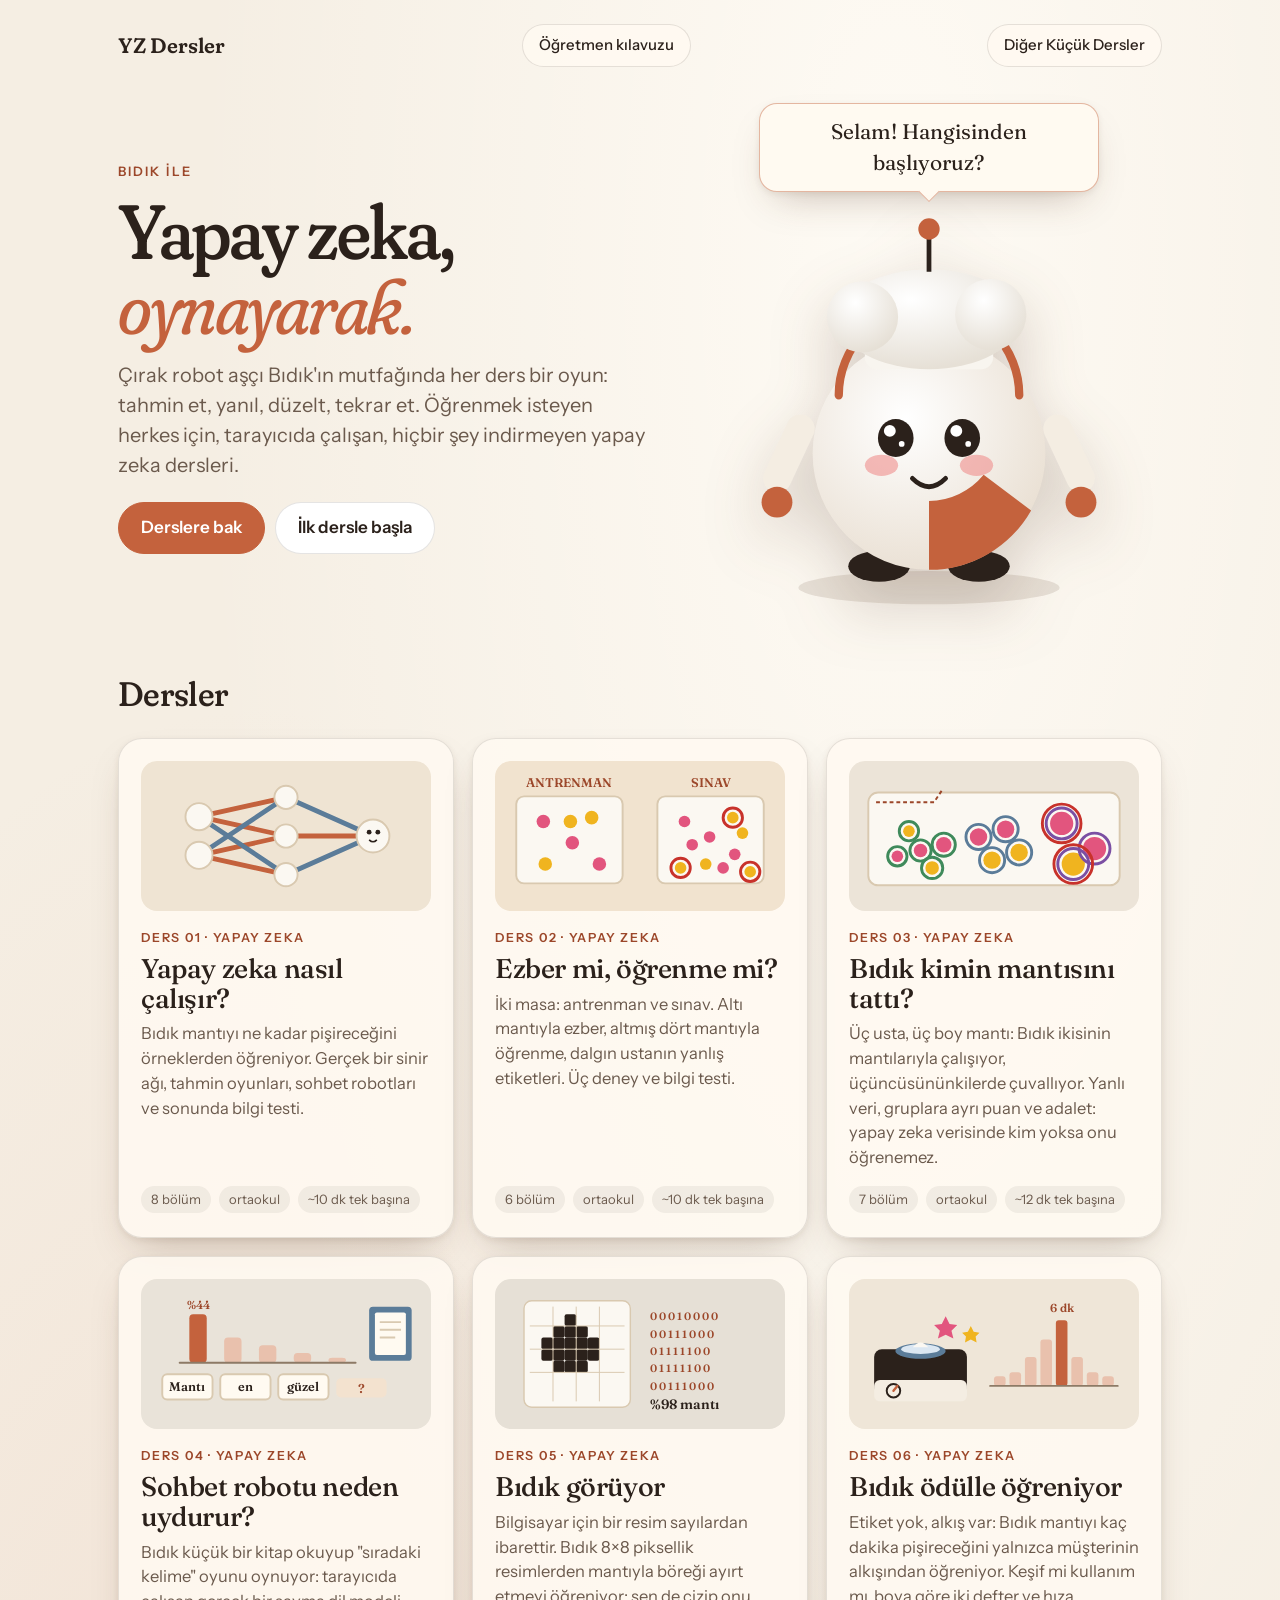
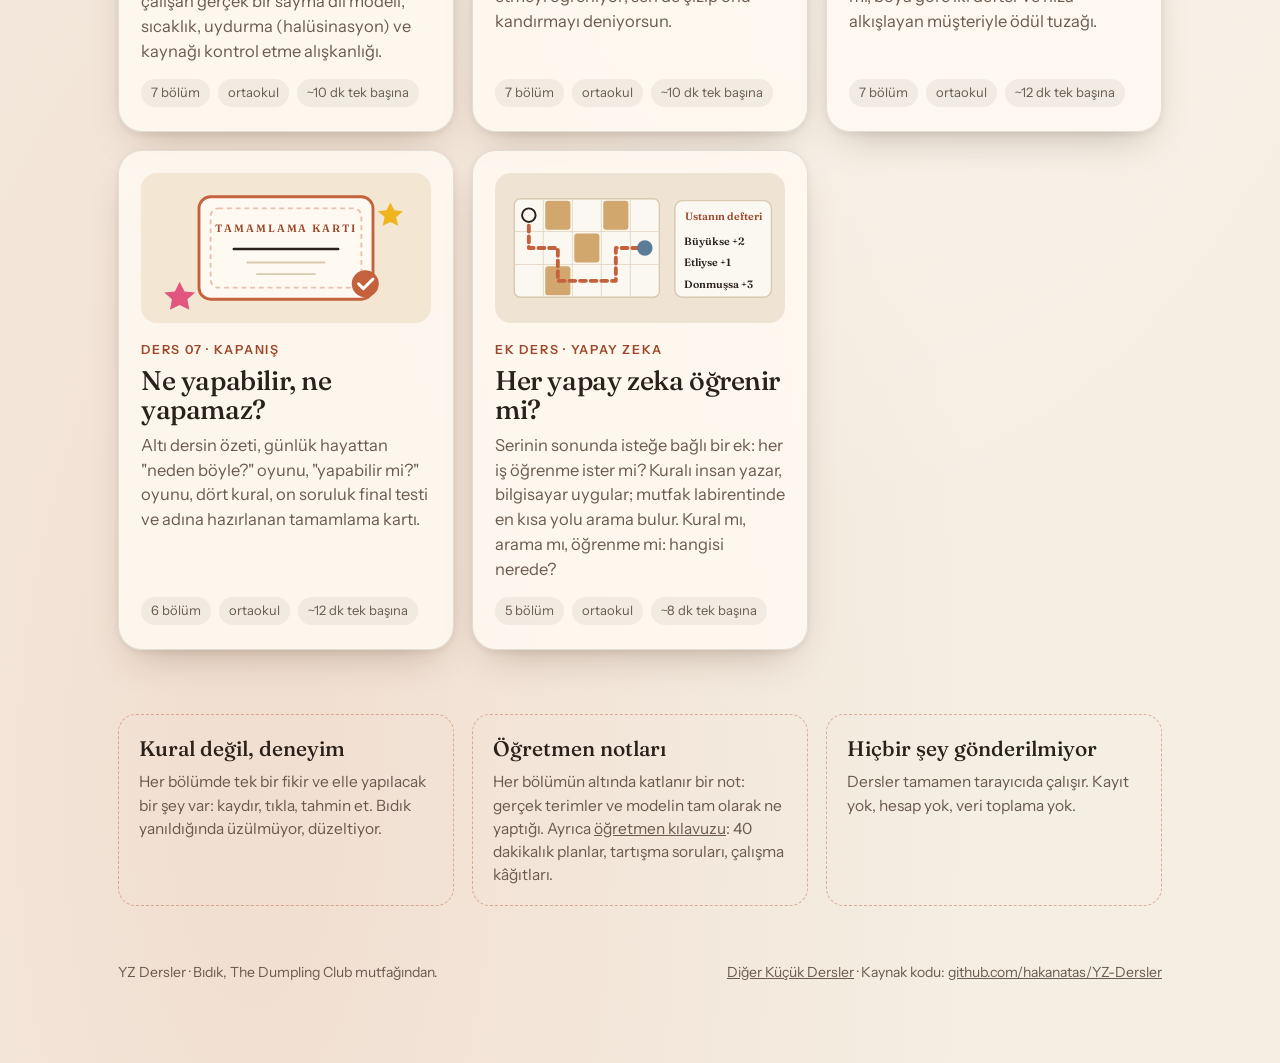
<file: index.html>
<!doctype html>
<html lang="tr">
<head>
  <meta charset="utf-8" />
  <meta name="viewport" content="width=device-width, initial-scale=1, viewport-fit=cover" />
  <title>YZ Dersler</title>
  <meta name="description" content="Öğrenmek isteyen herkes için etkileşimli yapay zeka dersleri. Çırak robot aşçı Bıdık ile yapay zekanın nasıl öğrendiğini keşfet." />
  <meta name="theme-color" content="#f5eee3" />
  <meta property="og:title" content="YZ Dersler" />
  <meta property="og:description" content="Bıdık ile etkileşimli yapay zeka dersleri. Tahmin et, yanıl, düzelt, tekrar et." />
  <meta property="og:type" content="website" />
  <link rel="icon" href="./assets/favicon.svg" type="image/svg+xml" />
  <link rel="preload" href="./assets/fonts/Fraunces-Variable.ttf" as="font" type="font/ttf" crossorigin />
  <link rel="preload" href="./assets/fonts/InstrumentSans-Variable.ttf" as="font" type="font/ttf" crossorigin />
  <style>
    @font-face { font-family: 'Fraunces'; src: url('./assets/fonts/Fraunces-Variable.ttf') format('truetype'); font-weight: 100 900; font-style: normal; font-display: swap; }
    @font-face { font-family: 'Fraunces'; src: url('./assets/fonts/Fraunces-Italic-Variable.ttf') format('truetype'); font-weight: 100 900; font-style: italic; font-display: swap; }
    @font-face { font-family: 'Instrument Sans'; src: url('./assets/fonts/InstrumentSans-Variable.ttf') format('truetype'); font-weight: 400 700; font-style: normal; font-display: swap; }
    :root {
      --cream: #f5eee3; --cream-deep: #ecdfcc; --ink: #2b211b; --ink-soft: #6b5a4d;
      --terracotta: #c4623d; --terracotta-deep: #9c472a; --terracotta-soft: #e9c1ad;
      --sweet: #d4467a; --salty: #c58f12; --slate: #5b7c99;
      --paper: rgba(255, 250, 242, 0.86); --line: rgba(43, 33, 27, 0.12);
      --shadow: 0 18px 40px -18px rgba(80, 50, 30, 0.35), 0 2px 6px rgba(80, 50, 30, 0.08);
      --serif: 'Fraunces', 'Iowan Old Style', Palatino, Georgia, serif;
      --sans: 'Instrument Sans', 'Helvetica Neue', Helvetica, Arial, sans-serif;
      --ease: cubic-bezier(0.22, 1, 0.36, 1);
    }
    * { box-sizing: border-box; }
    body {
      margin: 0; background: var(--cream); color: var(--ink); font-family: var(--sans); font-size: 18px; line-height: 1.5;
      background-image: radial-gradient(ellipse at 70% 10%, rgba(255, 252, 246, 0.9), rgba(245, 238, 227, 0) 55%), radial-gradient(ellipse at 20% 90%, rgba(233, 193, 173, 0.35), rgba(245, 238, 227, 0) 50%);
      -webkit-font-smoothing: antialiased;
    }
    a { color: inherit; }
    .wrap { max-width: 1100px; margin: 0 auto; padding: 24px 28px 80px; }
    .topbar { display: flex; align-items: center; justify-content: space-between; padding: 0 0 36px; }
    .brand { font-family: var(--serif); font-variation-settings: 'SOFT' 100, 'WONK' 1, 'opsz' 48; font-weight: 600; font-size: 21px; text-decoration: none; }
    .pill { border: 1px solid var(--line); background: var(--paper); border-radius: 999px; padding: 9px 16px; font-size: 15px; font-weight: 500; text-decoration: none; }
    .pill:hover { background: #fff; }
    .hero { display: grid; grid-template-columns: 1.15fr 1fr; gap: 40px; align-items: center; margin-bottom: 56px; }
    .eyebrow { margin: 0 0 12px; font-size: 13px; font-weight: 600; letter-spacing: 0.16em; text-transform: uppercase; color: var(--terracotta-deep); }
    h1 { margin: 0 0 16px; font-family: var(--serif); font-variation-settings: 'SOFT' 100, 'WONK' 1, 'opsz' 144; font-weight: 500; font-size: clamp(46px, 6vw, 84px); line-height: 0.98; letter-spacing: -0.025em; }
    h1 em { font-style: italic; font-weight: 400; color: var(--terracotta); }
    .lede { margin: 0 0 22px; max-width: 46ch; font-size: 20px; color: var(--ink-soft); }
    .hero__actions { display: flex; gap: 10px; flex-wrap: wrap; }
    .btn { display: inline-flex; align-items: center; gap: 8px; border: 1px solid var(--line); background: #fff; border-radius: 999px; padding: 12px 22px; font-size: 17px; font-weight: 600; text-decoration: none; transition: transform 0.25s var(--ease), box-shadow 0.2s; }
    .btn:hover { transform: translateY(-1px); box-shadow: 0 6px 16px -8px rgba(80, 50, 30, 0.5); }
    .btn--accent { background: var(--terracotta); border-color: var(--terracotta); color: #fff; }
    .bidik { display: grid; place-items: center; }
    .bidik svg { width: min(100%, 380px); height: auto; filter: drop-shadow(0 24px 30px rgba(80, 50, 30, 0.22)); }
    .bubble { position: relative; margin: 0 0 18px; padding: 12px 18px; border-radius: 18px; background: #fffaf1; border: 1px solid rgba(196, 98, 61, 0.45); font-family: var(--serif); font-size: 21px; box-shadow: var(--shadow); text-align: center; max-width: 340px; }
    .bubble::after { content: ''; position: absolute; left: 50%; bottom: -8px; width: 14px; height: 14px; background: #fffaf1; border-right: 1px solid rgba(196, 98, 61, 0.45); border-bottom: 1px solid rgba(196, 98, 61, 0.45); transform: translateX(-50%) rotate(45deg); }
    h2 { margin: 0 0 18px; font-family: var(--serif); font-variation-settings: 'SOFT' 100, 'WONK' 1, 'opsz' 72; font-weight: 500; font-size: 34px; letter-spacing: -0.02em; }
    .grid { display: grid; grid-template-columns: repeat(auto-fit, minmax(300px, 1fr)); gap: 18px; }
    .card { display: flex; flex-direction: column; text-decoration: none; padding: 22px 22px 24px; border-radius: 24px; background: var(--paper); border: 1px solid var(--line); box-shadow: var(--shadow); transition: transform 0.3s var(--ease), box-shadow 0.3s; }
    .card:hover { transform: translateY(-4px); box-shadow: 0 30px 50px -24px rgba(80, 50, 30, 0.45), 0 2px 6px rgba(80, 50, 30, 0.08); }
    .card__art { height: 150px; border-radius: 16px; margin-bottom: 18px; display: grid; place-items: center; overflow: hidden; }
    .card__art svg { width: 100%; height: 100%; }
    .card__tag { font-size: 12.5px; font-weight: 600; letter-spacing: 0.14em; text-transform: uppercase; color: var(--terracotta-deep); margin-bottom: 6px; }
    .card__title { font-family: var(--serif); font-size: 27px; font-weight: 500; margin: 0 0 8px; line-height: 1.1; letter-spacing: -0.015em; }
    .card__text { margin: 0 0 16px; font-size: 16.5px; color: var(--ink-soft); flex: 1; }
    .card__meta { display: flex; gap: 8px; flex-wrap: wrap; font-size: 13px; color: var(--ink-soft); }
    .card__meta span { padding: 4px 10px; border-radius: 999px; background: rgba(43, 33, 27, 0.06); }
    .card--soon { opacity: 0.75; }
    .about { margin-top: 64px; display: grid; grid-template-columns: repeat(auto-fit, minmax(240px, 1fr)); gap: 18px; }
    .about div { padding: 18px 20px; border-radius: 18px; border: 1px dashed rgba(196, 98, 61, 0.45); }
    .about h3 { margin: 0 0 6px; font-family: var(--serif); font-size: 21px; font-weight: 500; }
    .about p { margin: 0; font-size: 15.5px; color: var(--ink-soft); }
    footer { margin-top: 56px; font-size: 14px; color: var(--ink-soft); display: flex; gap: 16px; flex-wrap: wrap; justify-content: space-between; }
    @media (max-width: 480px) { .pill--other { display: none; } }
    @media (max-width: 860px) {
      .wrap { padding: 18px 18px 60px; }
      .topbar { gap: 8px; }
      .brand { white-space: nowrap; }
      .topbar .pill { padding: 7px 11px; font-size: 13.5px; text-align: center; white-space: nowrap; }
      .bidik svg { width: min(46%, 170px); }
      .bubble { font-size: 17px; padding: 9px 14px; margin-bottom: 10px; }
      .hero { grid-template-columns: 1fr; gap: 24px; }
      .bidik { order: -1; }
      .lede { font-size: 17.5px; }
      h2 { font-size: 28px; }
    }
  </style>
</head>
<body>
  <div class="wrap">
    <header class="topbar">
      <a class="brand" href="./">YZ Dersler</a>
      <a class="pill" href="./ogretmen/">Öğretmen kılavuzu</a>
      <a class="pill pill--other" href="https://hakanatas.github.io/cin-manti/dersler/">Diğer Küçük Dersler</a>
    </header>

    <section class="hero">
      <div>
        <p class="eyebrow">Bıdık ile</p>
        <h1>Yapay zeka,<br /><em>oynayarak.</em></h1>
        <p class="lede">Çırak robot aşçı Bıdık'ın mutfağında her ders bir oyun: tahmin et, yanıl, düzelt, tekrar et. Öğrenmek isteyen herkes için, tarayıcıda çalışan, hiçbir şey indirmeyen yapay zeka dersleri.</p>
        <div class="hero__actions">
          <a class="btn btn--accent" href="#dersler">Derslere bak</a>
          <a class="btn" href="./YZ-nasil-calisir/">İlk dersle başla</a>
        </div>
      </div>
      <div class="bidik" aria-hidden="true">
        <p class="bubble">Selam! Hangisinden başlıyoruz?</p>
        <svg viewBox="0 0 320 340" role="img" aria-label="Bıdık, çırak robot aşçı">
          <defs>
            <radialGradient id="body" cx="40%" cy="35%" r="70%"><stop offset="0" stop-color="#ffffff"/><stop offset="1" stop-color="#e9dfd2"/></radialGradient>
            <radialGradient id="hat" cx="40%" cy="30%" r="70%"><stop offset="0" stop-color="#ffffff"/><stop offset="1" stop-color="#e6e0d6"/></radialGradient>
          </defs>
          <ellipse cx="160" cy="318" rx="110" ry="14" fill="rgba(80,50,30,0.12)"/>
          <ellipse cx="118" cy="300" rx="26" ry="13" fill="#2b211b"/>
          <ellipse cx="202" cy="300" rx="26" ry="13" fill="#2b211b"/>
          <rect x="30" y="170" width="24" height="70" rx="12" fill="#f4ede2" transform="rotate(25 42 205)"/>
          <rect x="266" y="170" width="24" height="70" rx="12" fill="#f4ede2" transform="rotate(-25 278 205)"/>
          <circle cx="32" cy="246" r="13" fill="#c4623d"/>
          <circle cx="288" cy="246" r="13" fill="#c4623d"/>
          <circle cx="160" cy="205" r="98" fill="url(#body)"/>
          <path d="M160 303 a98 98 0 0 0 86 -50 l-40 -30 a60 60 0 0 1 -46 22 z" fill="#c4623d"/>
          <path d="M84 156 a76 76 0 0 1 152 0" fill="none" stroke="#c4623d" stroke-width="7" stroke-linecap="round"/>
          <rect x="106" y="108" width="108" height="26" rx="10" fill="#f8f5ef"/>
          <ellipse cx="160" cy="92" rx="76" ry="42" fill="url(#hat)"/>
          <circle cx="212" cy="88" r="30" fill="url(#hat)"/>
          <circle cx="104" cy="90" r="30" fill="url(#hat)"/>
          <line x1="160" y1="52" x2="160" y2="22" stroke="#2b211b" stroke-width="4"/>
          <circle cx="160" cy="16" r="9" fill="#c4623d"/>
          <ellipse cx="120" cy="215" rx="14" ry="9" fill="#f0908e" opacity="0.6"/>
          <ellipse cx="200" cy="215" rx="14" ry="9" fill="#f0908e" opacity="0.6"/>
          <ellipse cx="132" cy="192" rx="15" ry="16" fill="#2b211b"/>
          <ellipse cx="188" cy="192" rx="15" ry="16" fill="#2b211b"/>
          <circle cx="127" cy="186" r="5" fill="#fff"/><circle cx="183" cy="186" r="5" fill="#fff"/>
          <circle cx="137" cy="197" r="2.4" fill="#fff"/><circle cx="193" cy="197" r="2.4" fill="#fff"/>
          <path d="M146 226 q14 14 28 0" fill="none" stroke="#2b211b" stroke-width="4" stroke-linecap="round"/>
        </svg>
      </div>
    </section>

    <section id="dersler">
      <h2>Dersler</h2>
      <div class="grid">
        <a class="card" href="./YZ-nasil-calisir/">
          <div class="card__art" style="background:#efe4d3">
            <svg viewBox="0 0 300 150" aria-hidden="true">
              <g stroke="#c4623d" stroke-width="5" stroke-linecap="round"><line x1="60" y1="55" x2="150" y2="35"/><line x1="60" y1="55" x2="150" y2="75"/><line x1="60" y1="95" x2="150" y2="115"/><line x1="60" y1="95" x2="150" y2="75"/></g>
              <g stroke="#5b7c99" stroke-width="5" stroke-linecap="round"><line x1="60" y1="55" x2="150" y2="115"/><line x1="60" y1="95" x2="150" y2="35"/><line x1="150" y1="35" x2="240" y2="75"/><line x1="150" y1="115" x2="240" y2="75"/></g>
              <g stroke="#c4623d" stroke-width="5" stroke-linecap="round"><line x1="150" y1="75" x2="240" y2="75"/></g>
              <g fill="#fbf8f2" stroke="#d9c9b0" stroke-width="2"><circle cx="60" cy="55" r="14"/><circle cx="60" cy="95" r="14"/><circle cx="150" cy="35" r="12"/><circle cx="150" cy="75" r="12"/><circle cx="150" cy="115" r="12"/><circle cx="240" cy="75" r="17"/></g>
              <g fill="#2b211b"><circle cx="236" cy="71" r="2.5"/><circle cx="245" cy="71" r="2.5"/><path d="M236 79 q4 4 8 0" fill="none" stroke="#2b211b" stroke-width="1.6"/></g>
            </svg>
          </div>
          <div class="card__tag">Ders 01 · Yapay zeka</div>
          <h3 class="card__title">Yapay zeka nasıl çalışır?</h3>
          <p class="card__text">Bıdık mantıyı ne kadar pişireceğini örneklerden öğreniyor. Gerçek bir sinir ağı, tahmin oyunları, sohbet robotları ve sonunda bilgi testi.</p>
          <div class="card__meta"><span>8 bölüm</span><span>ortaokul</span><span>~10 dk tek başına</span></div>
        </a>

        <a class="card" href="./ezber-mi-ogrenme-mi/">
          <div class="card__art" style="background:#f1e3cf">
            <svg viewBox="0 0 300 150" aria-hidden="true">
              <rect x="22" y="34" width="110" height="90" rx="8" fill="#fbf8f2" stroke="#d9c9b0" stroke-width="2"/>
              <rect x="168" y="34" width="110" height="90" rx="8" fill="#fbf8f2" stroke="#d9c9b0" stroke-width="2"/>
              <g fill="#e2557e"><circle cx="50" cy="60" r="7"/><circle cx="80" cy="82" r="7"/><circle cx="108" cy="104" r="7"/></g>
              <g fill="#f0b41f"><circle cx="100" cy="56" r="7"/><circle cx="52" cy="104" r="7"/><circle cx="78" cy="60" r="7"/></g>
              <g fill="#e2557e"><circle cx="196" cy="60" r="6"/><circle cx="222" cy="76" r="6"/><circle cx="248" cy="94" r="6"/><circle cx="204" cy="84" r="6"/><circle cx="236" cy="108" r="6"/></g>
              <g fill="#f0b41f"><circle cx="246" cy="56" r="6"/><circle cx="256" cy="72" r="6"/><circle cx="192" cy="108" r="6"/><circle cx="218" cy="104" r="6"/><circle cx="264" cy="112" r="6"/></g>
              <g fill="none" stroke="#c8322b" stroke-width="3"><circle cx="246" cy="56" r="10"/><circle cx="192" cy="108" r="10"/><circle cx="264" cy="112" r="10"/></g>
              <text x="77" y="24" text-anchor="middle" font-family="Fraunces, serif" font-size="13" font-weight="600" fill="#9c472a">ANTRENMAN</text>
              <text x="223" y="24" text-anchor="middle" font-family="Fraunces, serif" font-size="13" font-weight="600" fill="#9c472a">SINAV</text>
            </svg>
          </div>
          <div class="card__tag">Ders 02 · Yapay zeka</div>
          <h3 class="card__title">Ezber mi, öğrenme mi?</h3>
          <p class="card__text">İki masa: antrenman ve sınav. Altı mantıyla ezber, altmış dört mantıyla öğrenme, dalgın ustanın yanlış etiketleri. Üç deney ve bilgi testi.</p>
          <div class="card__meta"><span>6 bölüm</span><span>ortaokul</span><span>~10 dk tek başına</span></div>
        </a>

        <a class="card" href="./adil-mi/">
          <div class="card__art" style="background:#ece4d8">
            <svg viewBox="0 0 300 150" aria-hidden="true">
              <rect x="20" y="30" width="260" height="96" rx="10" fill="#fbf8f2" stroke="#d9c9b0" stroke-width="2"/>
              <g fill="#e2557e"><circle cx="50" cy="96" r="6"/><circle cx="74" cy="90" r="7"/><circle cx="98" cy="84" r="8"/></g>
              <g fill="#f0b41f"><circle cx="62" cy="70" r="6"/><circle cx="86" cy="108" r="7"/></g>
              <g fill="none" stroke="#3f8a5b" stroke-width="3"><circle cx="50" cy="96" r="10"/><circle cx="74" cy="90" r="11"/><circle cx="98" cy="84" r="12"/><circle cx="62" cy="70" r="10"/><circle cx="86" cy="108" r="11"/></g>
              <g fill="#e2557e"><circle cx="134" cy="76" r="9"/><circle cx="162" cy="68" r="9"/></g>
              <g fill="#f0b41f"><circle cx="148" cy="100" r="9"/><circle cx="176" cy="92" r="9"/></g>
              <g fill="none" stroke="#5b7c99" stroke-width="3"><circle cx="134" cy="76" r="13"/><circle cx="162" cy="68" r="13"/><circle cx="148" cy="100" r="13"/><circle cx="176" cy="92" r="13"/></g>
              <g fill="#e2557e"><circle cx="220" cy="62" r="12"/><circle cx="254" cy="88" r="12"/></g>
              <g fill="#f0b41f"><circle cx="232" cy="104" r="12"/></g>
              <g fill="none" stroke="#7b4fa3" stroke-width="3"><circle cx="220" cy="62" r="16"/><circle cx="254" cy="88" r="16"/><circle cx="232" cy="104" r="16"/></g>
              <g fill="none" stroke="#c8322b" stroke-width="3"><circle cx="220" cy="62" r="20"/><circle cx="232" cy="104" r="20"/></g>
              <path d="M28 40 h60 l8 -12" fill="none" stroke="#9c472a" stroke-width="2" stroke-dasharray="4 3"/>
            </svg>
          </div>
          <div class="card__tag">Ders 03 · Yapay zeka</div>
          <h3 class="card__title">Bıdık kimin mantısını tattı?</h3>
          <p class="card__text">Üç usta, üç boy mantı: Bıdık ikisinin mantılarıyla çalışıyor, üçüncüsününkilerde çuvallıyor. Yanlı veri, gruplara ayrı puan ve adalet: yapay zeka verisinde kim yoksa onu öğrenemez.</p>
          <div class="card__meta"><span>7 bölüm</span><span>ortaokul</span><span>~12 dk tek başına</span></div>
        </a>

        <a class="card" href="./neden-uydurur/">
          <div class="card__art" style="background:#e9e3d9">
            <svg viewBox="0 0 300 150" aria-hidden="true">
              <g fill="#fffaf1" stroke="#d9c9b0" stroke-width="2"><rect x="22" y="96" width="52" height="26" rx="5"/><rect x="82" y="96" width="52" height="26" rx="5"/><rect x="142" y="96" width="52" height="26" rx="5"/></g>
              <rect x="202" y="100" width="52" height="20" rx="5" fill="#f3e2cf"/>
              <g font-family="Fraunces, serif" font-size="13" font-weight="600" fill="#2b211b" text-anchor="middle"><text x="48" y="113">Mantı</text><text x="108" y="113">en</text><text x="168" y="113">güzel</text><text x="228" y="115" fill="#9c472a">?</text></g>
              <g fill="#c4623d"><rect x="50" y="34" width="18" height="50" rx="4"/></g>
              <g fill="#e9c1ad"><rect x="86" y="58" width="18" height="26" rx="4"/><rect x="122" y="66" width="18" height="18" rx="4"/><rect x="158" y="74" width="18" height="10" rx="4"/><rect x="194" y="79" width="18" height="5" rx="4"/></g>
              <line x1="40" y1="84" x2="222" y2="84" stroke="#8d7a66" stroke-width="2" stroke-linecap="round"/>
              <text x="59" y="28" text-anchor="middle" font-family="Fraunces, serif" font-size="12" font-weight="600" fill="#9c472a">%44</text>
              <rect x="236" y="26" width="44" height="56" rx="4" fill="#5b7c99"/><rect x="242" y="32" width="32" height="44" rx="2" fill="#fffaf1"/>
              <g stroke="#d9c9b0" stroke-width="2"><line x1="247" y1="42" x2="269" y2="42"/><line x1="247" y1="50" x2="269" y2="50"/><line x1="247" y1="58" x2="263" y2="58"/></g>
            </svg>
          </div>
          <div class="card__tag">Ders 04 · Yapay zeka</div>
          <h3 class="card__title">Sohbet robotu neden uydurur?</h3>
          <p class="card__text">Bıdık küçük bir kitap okuyup "sıradaki kelime" oyunu oynuyor: tarayıcıda çalışan gerçek bir sayma dil modeli, sıcaklık, uydurma (halüsinasyon) ve kaynağı kontrol etme alışkanlığı.</p>
          <div class="card__meta"><span>7 bölüm</span><span>ortaokul</span><span>~10 dk tek başına</span></div>
        </a>

        <a class="card" href="./bidik-goruyor/">
          <div class="card__art" style="background:#e6e0d6">
            <svg viewBox="0 0 300 150" aria-hidden="true">
              <g fill="#fbf8f2" stroke="#d9c9b0" stroke-width="1.5">
                <rect x="30" y="20" width="110" height="110" rx="8"/>
              </g>
              <g fill="#2b211b">
                <rect x="72" y="34" width="12" height="12" rx="2"/>
                <rect x="60" y="46" width="12" height="12" rx="2"/><rect x="72" y="46" width="12" height="12" rx="2"/><rect x="84" y="46" width="12" height="12" rx="2"/>
                <rect x="48" y="58" width="12" height="12" rx="2"/><rect x="60" y="58" width="12" height="12" rx="2"/><rect x="72" y="58" width="12" height="12" rx="2"/><rect x="84" y="58" width="12" height="12" rx="2"/><rect x="96" y="58" width="12" height="12" rx="2"/>
                <rect x="48" y="70" width="12" height="12" rx="2"/><rect x="60" y="70" width="12" height="12" rx="2"/><rect x="72" y="70" width="12" height="12" rx="2"/><rect x="84" y="70" width="12" height="12" rx="2"/><rect x="96" y="70" width="12" height="12" rx="2"/>
                <rect x="60" y="82" width="12" height="12" rx="2"/><rect x="72" y="82" width="12" height="12" rx="2"/><rect x="84" y="82" width="12" height="12" rx="2"/>
              </g>
              <g stroke="#d9c9b0" stroke-width="1"><line x1="36" y1="46" x2="134" y2="46"/><line x1="36" y1="70" x2="134" y2="70"/><line x1="36" y1="94" x2="134" y2="94"/><line x1="60" y1="26" x2="60" y2="124"/><line x1="84" y1="26" x2="84" y2="124"/><line x1="108" y1="26" x2="108" y2="124"/></g>
              <g font-family="Fraunces, serif" font-size="11" fill="#9c472a" font-weight="600"><text x="160" y="40">0 0 0 1 0 0 0 0</text><text x="160" y="58">0 0 1 1 1 0 0 0</text><text x="160" y="76">0 1 1 1 1 1 0 0</text><text x="160" y="94">0 1 1 1 1 1 0 0</text><text x="160" y="112">0 0 1 1 1 0 0 0</text></g>
              <text x="160" y="132" font-family="Fraunces, serif" font-size="14" font-weight="600" fill="#2b211b">%98 mantı</text>
            </svg>
          </div>
          <div class="card__tag">Ders 05 · Yapay zeka</div>
          <h3 class="card__title">Bıdık görüyor</h3>
          <p class="card__text">Bilgisayar için bir resim sayılardan ibarettir. Bıdık 8×8 piksellik resimlerden mantıyla böreği ayırt etmeyi öğreniyor; sen de çizip onu kandırmayı deniyorsun.</p>
          <div class="card__meta"><span>7 bölüm</span><span>ortaokul</span><span>~10 dk tek başına</span></div>
        </a>

        <a class="card" href="./odulle-ogrenmek/">
          <div class="card__art" style="background:#efe6d8">
            <svg viewBox="0 0 300 150" aria-hidden="true">
              <rect x="26" y="70" width="96" height="46" rx="8" fill="#2b211b"/>
              <rect x="26" y="102" width="96" height="22" rx="6" fill="#f4ede2"/>
              <circle cx="46" cy="113" r="7" fill="none" stroke="#2b211b" stroke-width="2"/><line x1="46" y1="113" x2="50" y2="108" stroke="#c4623d" stroke-width="2.5" stroke-linecap="round"/>
              <ellipse cx="74" cy="72" rx="26" ry="8" fill="#5b7c99"/><ellipse cx="74" cy="70" rx="20" ry="5" fill="#dbe7f2"/>
              <path d="M66 68 q8 -10 16 0 z" fill="#fbf8f2"/>
              <g fill="#e9c1ad"><rect x="150" y="98" width="12" height="10" rx="3"/><rect x="166" y="94" width="12" height="14" rx="3"/><rect x="182" y="78" width="12" height="30" rx="3"/><rect x="198" y="60" width="12" height="48" rx="3"/><rect x="230" y="78" width="12" height="30" rx="3"/><rect x="246" y="94" width="12" height="14" rx="3"/><rect x="262" y="98" width="12" height="10" rx="3"/></g>
              <rect x="214" y="40" width="12" height="68" rx="3" fill="#c4623d"/>
              <line x1="146" y1="108" x2="278" y2="108" stroke="#8d7a66" stroke-width="2" stroke-linecap="round"/>
              <text x="220" y="32" text-anchor="middle" font-family="Fraunces, serif" font-size="12" font-weight="600" fill="#9c472a">6 dk</text>
              <g fill="#e2557e"><path d="M100 36 l4 8 l8 1 l-6 6 l2 8 l-8 -4 l-8 4 l2 -8 l-6 -6 l8 -1 z"/></g>
              <g fill="#f0b41f"><path d="M126 46 l3 6 l6 1 l-4 4 l1 6 l-6 -3 l-6 3 l1 -6 l-4 -4 l6 -1 z"/></g>
            </svg>
          </div>
          <div class="card__tag">Ders 06 · Yapay zeka</div>
          <h3 class="card__title">Bıdık ödülle öğreniyor</h3>
          <p class="card__text">Etiket yok, alkış var: Bıdık mantıyı kaç dakika pişireceğini yalnızca müşterinin alkışından öğreniyor. Keşif mi kullanım mı, boya göre iki defter ve hıza alkışlayan müşteriyle ödül tuzağı.</p>
          <div class="card__meta"><span>7 bölüm</span><span>ortaokul</span><span>~12 dk tek başına</span></div>
        </a>

        <a class="card" href="./kapanis/">
          <div class="card__art" style="background:#f3e6d2">
            <svg viewBox="0 0 300 150" aria-hidden="true">
              <rect x="60" y="22" width="180" height="106" rx="12" fill="#fffaf1" stroke="#c4623d" stroke-width="3"/>
              <rect x="72" y="34" width="156" height="82" rx="8" fill="none" stroke="#e9c1ad" stroke-width="2" stroke-dasharray="5 4"/>
              <text x="150" y="58" text-anchor="middle" font-family="Fraunces, serif" font-size="11" font-weight="600" letter-spacing="2" fill="#9c472a">TAMAMLAMA KARTI</text>
              <line x1="96" y1="76" x2="204" y2="76" stroke="#2b211b" stroke-width="2.5" stroke-linecap="round"/>
              <line x1="110" y1="90" x2="190" y2="90" stroke="#d9c9b0" stroke-width="2" stroke-linecap="round"/>
              <line x1="120" y1="102" x2="180" y2="102" stroke="#d9c9b0" stroke-width="2" stroke-linecap="round"/>
              <g fill="#e2557e"><path d="M40 110 l5 10 l11 1 l-8 7 l2 11 l-10 -5 l-10 5 l2 -11 l-8 -7 l11 -1 z"/></g>
              <g fill="#f0b41f"><path d="M258 28 l4 8 l9 1 l-7 6 l2 9 l-8 -4 l-8 4 l2 -9 l-7 -6 l9 -1 z"/></g>
              <circle cx="232" cy="112" r="14" fill="#c4623d"/><path d="M225 112 l5 5 l10 -10" fill="none" stroke="#fff" stroke-width="3" stroke-linecap="round" stroke-linejoin="round"/>
            </svg>
          </div>
          <div class="card__tag">Ders 07 · Kapanış</div>
          <h3 class="card__title">Ne yapabilir, ne yapamaz?</h3>
          <p class="card__text">Altı dersin özeti, günlük hayattan "neden böyle?" oyunu, "yapabilir mi?" oyunu, dört kural, on soruluk final testi ve adına hazırlanan tamamlama kartı.</p>
          <div class="card__meta"><span>6 bölüm</span><span>ortaokul</span><span>~12 dk tek başına</span></div>
        </a>

        <a class="card" href="./arama-ve-kurallar/">
          <div class="card__art" style="background:#efe3d3">
            <svg viewBox="0 0 300 150" aria-hidden="true">
              <g fill="#fbf8f2" stroke="#d9c9b0" stroke-width="1.5">
                <rect x="20" y="24" width="150" height="102" rx="6"/>
              </g>
              <g stroke="#e6d8c3" stroke-width="1"><line x1="50" y1="24" x2="50" y2="126"/><line x1="80" y1="24" x2="80" y2="126"/><line x1="110" y1="24" x2="110" y2="126"/><line x1="140" y1="24" x2="140" y2="126"/><line x1="20" y1="58" x2="170" y2="58"/><line x1="20" y1="92" x2="170" y2="92"/></g>
              <g fill="#d2a76d"><rect x="52" y="26" width="26" height="30" rx="3"/><rect x="82" y="60" width="26" height="30" rx="3"/><rect x="112" y="26" width="26" height="30" rx="3"/><rect x="52" y="94" width="26" height="30" rx="3"/></g>
              <path d="M35 41 v34 h30 v34 h60 v-34 h30" fill="none" stroke="#c4623d" stroke-width="4" stroke-linecap="round" stroke-linejoin="round" stroke-dasharray="6 5"/>
              <circle cx="35" cy="41" r="7" fill="#fbf8f2" stroke="#2b211b" stroke-width="2"/><circle cx="155" cy="75" r="8" fill="#5b7c99"/>
              <g font-family="Fraunces, serif" font-size="11" font-weight="600">
                <rect x="186" y="26" width="100" height="100" rx="8" fill="#fbf8f2" stroke="#d9c9b0" stroke-width="1.5"/>
                <text x="236" y="46" text-anchor="middle" fill="#9c472a">Ustanın defteri</text>
                <text x="196" y="72" fill="#2b211b">Büyükse +2</text><text x="196" y="94" fill="#2b211b">Etliyse +1</text><text x="196" y="116" fill="#2b211b">Donmuşsa +3</text>
              </g>
            </svg>
          </div>
          <div class="card__tag">Ek ders · Yapay zeka</div>
          <h3 class="card__title">Her yapay zeka öğrenir mi?</h3>
          <p class="card__text">Serinin sonunda isteğe bağlı bir ek: her iş öğrenme ister mi? Kuralı insan yazar, bilgisayar uygular; mutfak labirentinde en kısa yolu arama bulur. Kural mı, arama mı, öğrenme mi: hangisi nerede?</p>
          <div class="card__meta"><span>5 bölüm</span><span>ortaokul</span><span>~8 dk tek başına</span></div>
        </a>
      </div>
    </section>

    <section class="about">
      <div><h3>Kural değil, deneyim</h3><p>Her bölümde tek bir fikir ve elle yapılacak bir şey var: kaydır, tıkla, tahmin et. Bıdık yanıldığında üzülmüyor, düzeltiyor.</p></div>
      <div><h3>Öğretmen notları</h3><p>Her bölümün altında katlanır bir not: gerçek terimler ve modelin tam olarak ne yaptığı. Ayrıca <a href="./ogretmen/">öğretmen kılavuzu</a>: 40 dakikalık planlar, tartışma soruları, çalışma kâğıtları.</p></div>
      <div><h3>Hiçbir şey gönderilmiyor</h3><p>Dersler tamamen tarayıcıda çalışır. Kayıt yok, hesap yok, veri toplama yok.</p></div>
    </section>

    <footer>
      <span>YZ Dersler · Bıdık, The Dumpling Club mutfağından.</span>
      <span><a href="https://hakanatas.github.io/cin-manti/dersler/">Diğer Küçük Dersler</a> · Kaynak kodu: <a href="https://github.com/hakanatas/YZ-Dersler">github.com/hakanatas/YZ-Dersler</a></span>
    </footer>
  </div>
</body>
</html>
</file>
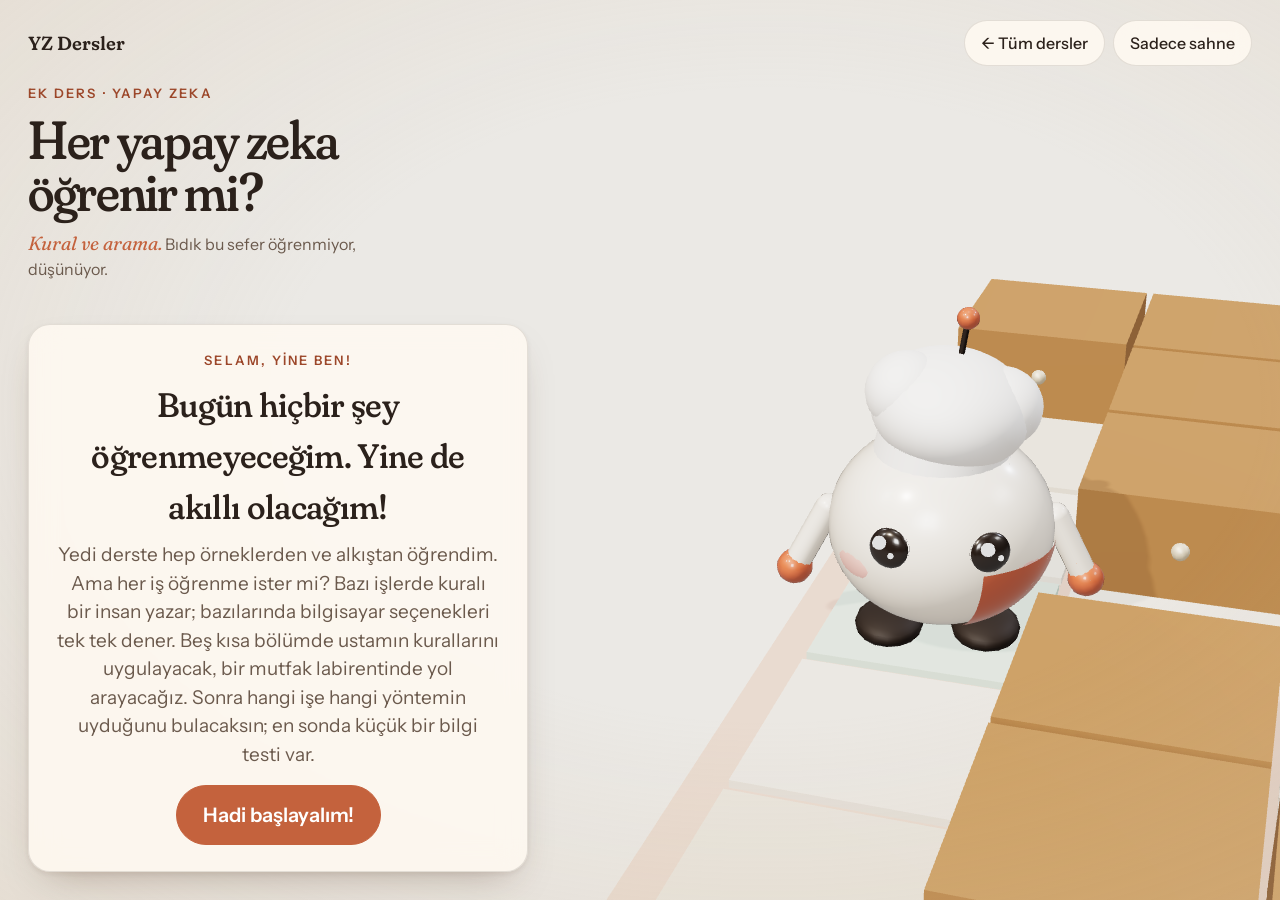
<file: arama-ve-kurallar/index.html>
<!doctype html>
<html lang="tr">
<head>
  <meta charset="utf-8" />
  <meta name="viewport" content="width=device-width, initial-scale=1, viewport-fit=cover" />
  <title>Her yapay zeka öğrenir mi? — YZ Dersler</title>
  <meta name="description" content="Her iş öğrenme ister mi? İnsanın yazdığı kurallar, labirentte en kısa yolu bulan arama ve hangi işe hangi yöntem. Ortaokul için etkileşimli ek ders." />
  <meta name="theme-color" content="#f5eee3" />
  <meta property="og:title" content="Her yapay zeka öğrenir mi?" />
  <meta property="og:description" content="Bıdık'la kurallar ve arama. Beş kısa bölüm, mutfak labirenti ve bilgi testi." />
  <meta property="og:type" content="website" />
  <link rel="icon" href="../assets/favicon.svg" type="image/svg+xml" />
  <link rel="preload" href="../assets/fonts/Fraunces-Variable.ttf" as="font" type="font/ttf" crossorigin />
  <link rel="preload" href="../assets/fonts/InstrumentSans-Variable.ttf" as="font" type="font/ttf" crossorigin />
  <link rel="stylesheet" href="../css/lesson.css" />
  <style>
    /* lesson-local styles: rule cards */
    .rule-ex { margin: 0 0 8px; font-size: 15px; color: var(--ink-soft); }
    .rules-list { display: grid; gap: 6px; }
    .rule { display: grid; grid-template-columns: 26px 1fr auto; align-items: center; gap: 8px; padding: 8px 12px; border-radius: 12px; border: 1px solid var(--line); background: #fff; font-size: 15px; transition: background 0.25s, border-color 0.25s; }
    .rule__n { width: 24px; height: 24px; border-radius: 50%; display: grid; place-items: center; background: rgba(43, 33, 27, 0.07); font-size: 12.5px; font-weight: 700; }
    .rule__r { font-weight: 700; font-size: 14px; white-space: nowrap; }
    .rule.is-hit { background: #e8f3ea; border-color: #3f8a5b; }
    .rule.is-hit .rule__r { color: #3f8a5b; }
    .rule.is-miss { opacity: 0.6; }
    .rule.is-miss .rule__r { color: var(--ink-soft); }
    @media (min-width: 1180px) { .rule { font-size: 16px; } }
  </style>
  <script type="importmap">
    {
      "imports": {
        "three": "../vendor/three/three.module.js",
        "three/addons/": "../vendor/three/addons/"
      }
    }
  </script>
</head>
<body>
  <canvas id="stage" tabindex="0" role="application" aria-label="Etkileşimli 3B ders sahnesi. Sol ve sağ ok tuşlarıyla bölümler arasında geçin."></canvas>
  <div class="vignette" aria-hidden="true"></div>
  <div class="tags" id="tags" aria-hidden="true"></div>

  <div class="loading" id="loading" aria-live="polite">
    <div class="loading__mark">YZ Dersler</div>
    <div class="loading__bar"><span id="loading-bar"></span></div>
    <p class="loading__text" id="loading-text">Bıdık mutfağın zeminini karelere bölüyor…</p>
  </div>

  <header class="topbar ui">
    <a class="brand" href="../">YZ Dersler</a>
    <div class="topbar__right">
      <a class="pill pill--home" href="../" title="Bütün dersleri gör">← Tüm dersler</a>
      <button class="pill" id="btn-hide-ui" type="button" title="Yazıları gizle (H)">Sadece sahne</button>
    </div>
  </header>

  <section class="hero ui">
    <p class="eyebrow">Ek ders · Yapay zeka</p>
    <h1 class="headline">Her yapay zeka<br />öğrenir mi?</h1>
    <p class="lede"><em>Kural ve arama.</em> Bıdık bu sefer öğrenmiyor, düşünüyor.</p>
  </section>

  <div class="intro" id="intro">
    <div class="intro__card">
      <p class="eyebrow">Selam, yine ben!</p>
      <h2 class="intro__title">Bugün hiçbir şey öğrenmeyeceğim. Yine de akıllı olacağım!</h2>
      <p class="intro__text">Yedi derste hep örneklerden ve alkıştan öğrendim. Ama her iş öğrenme ister mi? Bazı işlerde kuralı bir insan yazar; bazılarında bilgisayar seçenekleri tek tek dener. Beş kısa bölümde ustamın kurallarını uygulayacak, bir mutfak labirentinde yol arayacağız. Sonra hangi işe hangi yöntemin uyduğunu bulacaksın; en sonda küçük bir bilgi testi var.</p>
      <button type="button" class="btn btn--accent btn--big" id="btn-start">Hadi başlayalım!</button>
    </div>
  </div>

  <div class="finish" id="finish" hidden>
    <div class="intro__card">
      <p class="eyebrow">Yaşasın!</p>
      <h2 class="intro__title">Dersi bitirdin, harikasın!</h2>
      <p class="intro__text" id="finish-text"></p>
      <div class="intro__actions">
        <button type="button" class="btn btn--accent" id="btn-again">Bir daha oynayalım</button>
        <a class="btn" href="../">Tüm dersler</a>
      </div>
    </div>
  </div>

  <aside class="lesson ui" id="lesson" aria-live="polite">
    <div class="lesson__head">
      <span class="lesson__count" id="lesson-count">01 / 05</span>
      <span class="score" id="score" hidden></span>
      <button type="button" class="lesson__collapse" id="btn-collapse" aria-expanded="true" aria-controls="lesson-body">Küçült</button>
    </div>
    <div id="lesson-body">
      <h2 class="lesson__title" id="lesson-title"></h2>
      <div class="lesson__text" id="lesson-text"></div>
      <div class="lesson__stats" id="lesson-stats" hidden>
        <canvas class="spark" id="spark" width="220" height="44" aria-label="Grafik" hidden></canvas>
      </div>
      <div class="lesson__extra" id="lesson-extra" hidden></div>
      <p class="readout" id="readout" hidden></p>
      <div class="lesson__actions">
        <button type="button" class="btn btn--accent" id="btn-action" hidden></button>
        <button type="button" class="btn" id="btn-action2" hidden></button>
      </div>
    </div>
  </aside>

  <nav class="dock ui" id="dock" aria-label="Bölümler">
    <button type="button" class="btn btn--ghost" id="btn-prev" title="Önceki bölüm (←)">← Geri</button>
    <ol class="dots" id="dots"></ol>
    <button type="button" class="btn btn--accent" id="btn-next" title="Sonraki bölüm (→)">Devam →</button>
    <span class="dock__sep"></span>
    <button type="button" class="toggle" data-toggle="autoplay" aria-pressed="false" title="Kendi kendine ilerlesin"><i></i><span>Kendi ilerlesin</span></button>
    <button type="button" class="toggle" data-toggle="sound" aria-pressed="false" title="Ses"><i></i><span>Ses</span></button>
  </nav>

  <p class="keys ui" id="keys" aria-hidden="true">
    <kbd>←</kbd><kbd>→</kbd> bölüm · <kbd>␣</kbd> düğme · <kbd>H</kbd> sadece sahne
  </p>

  <button type="button" class="reveal" id="btn-show-ui" hidden>Yazıları geri getir</button>
  <div class="toast" id="toast" role="status" aria-live="polite"></div>
  <footer class="credit ui">YZ Dersler · Arama ve kurallar senin tarayıcında çalışıyor; hiçbir şey kimseye gönderilmiyor.</footer>

  <noscript><p class="noscript">Bıdık'ı görebilmek için JavaScript ve WebGL gerekiyor.</p></noscript>
  <script type="module" src="./js/main.js"></script>
</body>
</html>
</file>
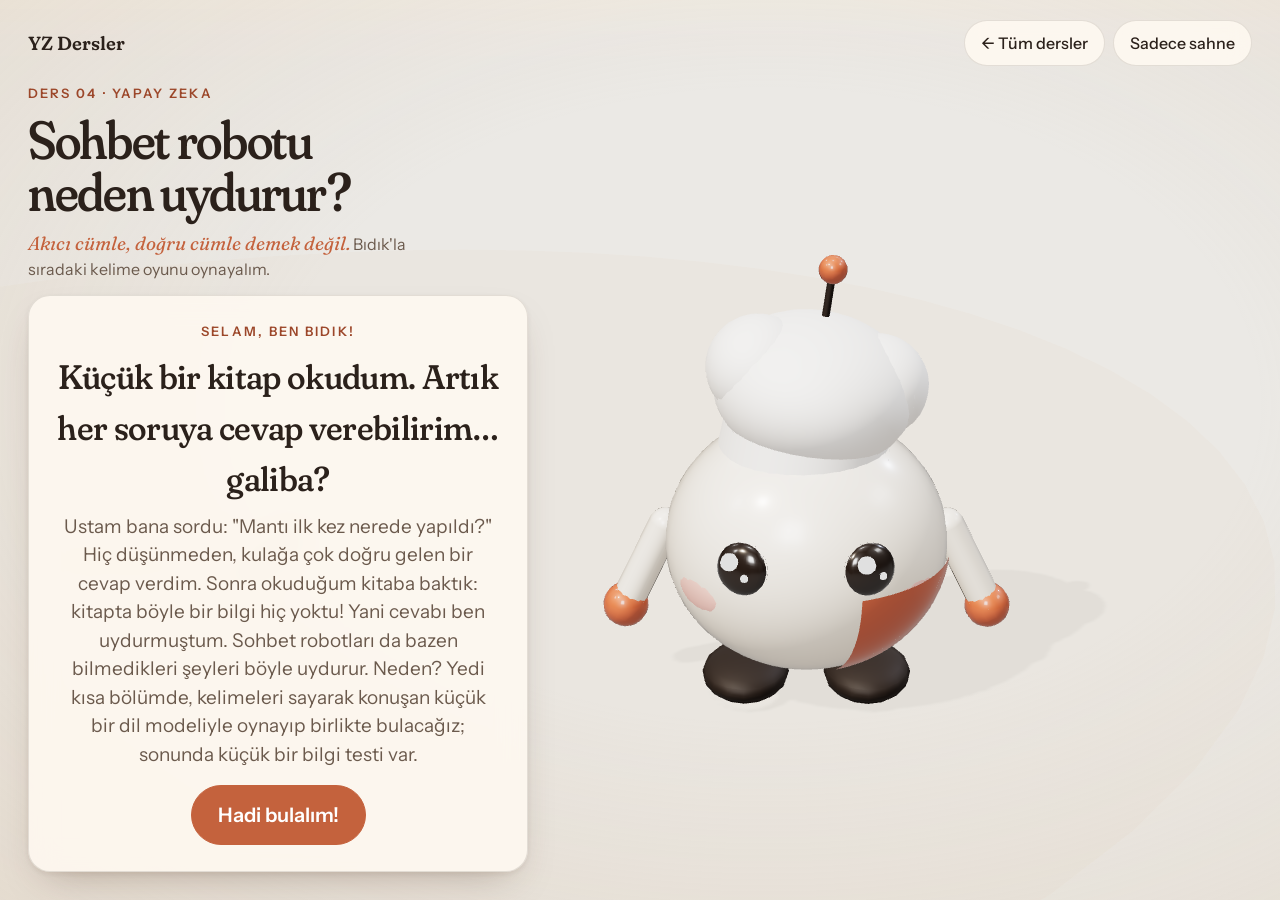
<file: neden-uydurur/index.html>
<!doctype html>
<html lang="tr">
<head>
  <meta charset="utf-8" />
  <meta name="viewport" content="width=device-width, initial-scale=1, viewport-fit=cover" />
  <title>Sohbet robotu neden uydurur? — YZ Dersler</title>
  <meta name="description" content="Bıdık küçük bir kitap okuyup sıradaki kelime oyunu oynuyor: gerçek bir sayma dil modeli, sıcaklık, uydurma (halüsinasyon) ve doğrulama. Ortaokul için etkileşimli yapay zeka dersi." />
  <meta name="theme-color" content="#f5eee3" />
  <meta property="og:title" content="Sohbet robotu neden uydurur?" />
  <meta property="og:description" content="Bıdık ile sıradaki kelime oyunu: sayma, sıcaklık, uydurma ve kontrol. Altı kısa bölüm ve bilgi testi." />
  <meta property="og:type" content="website" />
  <link rel="icon" href="../assets/favicon.svg" type="image/svg+xml" />
  <link rel="preload" href="../assets/fonts/Fraunces-Variable.ttf" as="font" type="font/ttf" crossorigin />
  <link rel="preload" href="../assets/fonts/InstrumentSans-Variable.ttf" as="font" type="font/ttf" crossorigin />
  <link rel="stylesheet" href="../css/lesson.css" />
  <script type="importmap">
    {
      "imports": {
        "three": "../vendor/three/three.module.js",
        "three/addons/": "../vendor/three/addons/"
      }
    }
  </script>
</head>
<body>
  <canvas id="stage" tabindex="0" role="application" aria-label="Etkileşimli 3B ders sahnesi. Sol ve sağ ok tuşlarıyla bölümler arasında geçin."></canvas>
  <div class="vignette" aria-hidden="true"></div>
  <div class="tags" id="tags" aria-hidden="true"></div>

  <div class="loading" id="loading" aria-live="polite">
    <div class="loading__mark">YZ Dersler</div>
    <div class="loading__bar"><span id="loading-bar"></span></div>
    <p class="loading__text" id="loading-text">Bıdık kitabını okuyor…</p>
  </div>

  <header class="topbar ui">
    <a class="brand" href="../">YZ Dersler</a>
    <div class="topbar__right">
      <a class="pill pill--home" href="../" title="Bütün dersleri gör">← Tüm dersler</a>
      <button class="pill" id="btn-hide-ui" type="button" title="Yazıları gizle (H)">Sadece sahne</button>
    </div>
  </header>

  <section class="hero ui">
    <p class="eyebrow">Ders 04 · Yapay zeka</p>
    <h1 class="headline">Sohbet robotu<br />neden uydurur?</h1>
    <p class="lede"><em>Akıcı cümle, doğru cümle demek değil.</em> Bıdık'la sıradaki kelime oyunu oynayalım.</p>
  </section>

  <div class="intro" id="intro">
    <div class="intro__card">
      <p class="eyebrow">Selam, ben Bıdık!</p>
      <h2 class="intro__title">Küçük bir kitap okudum. Artık her soruya cevap verebilirim… galiba?</h2>
      <p class="intro__text">Ustam bana sordu: "Mantı ilk kez nerede yapıldı?" Hiç düşünmeden, kulağa çok doğru gelen bir cevap verdim. Sonra okuduğum kitaba baktık: kitapta böyle bir bilgi hiç yoktu! Yani cevabı ben uydurmuştum. Sohbet robotları da bazen bilmedikleri şeyleri böyle uydurur. Neden? Yedi kısa bölümde, kelimeleri sayarak konuşan küçük bir dil modeliyle oynayıp birlikte bulacağız; sonunda küçük bir bilgi testi var.</p>
      <button type="button" class="btn btn--accent btn--big" id="btn-start">Hadi bulalım!</button>
    </div>
  </div>

  <div class="finish" id="finish" hidden>
    <div class="intro__card">
      <p class="eyebrow">Yaşasın!</p>
      <h2 class="intro__title">Dersi bitirdin, harikasın!</h2>
      <p class="intro__text" id="finish-text"></p>
      <div class="intro__actions">
        <a class="btn btn--accent" href="../bidik-goruyor/">Sıradaki ders →</a>
        <a class="btn" href="../">Tüm dersler</a>
        <button type="button" class="btn" id="btn-again">Bir daha oynayalım</button>
      </div>
      <p class="finish__next">Sıradaki: <b>Ders 05: Bıdık görüyor</b></p>
    </div>
  </div>

  <aside class="lesson ui" id="lesson" aria-live="polite">
    <div class="lesson__head">
      <span class="lesson__count" id="lesson-count">01 / 07</span>
      <span class="score" id="score" hidden></span>
      <button type="button" class="lesson__collapse" id="btn-collapse" aria-expanded="true" aria-controls="lesson-body">Küçült</button>
    </div>
    <div id="lesson-body">
      <h2 class="lesson__title" id="lesson-title"></h2>
      <div class="lesson__text" id="lesson-text"></div>
      <div class="lesson__stats" id="lesson-stats" hidden>
        <canvas class="spark" id="spark" width="220" height="44" aria-label="Hata puanı eğrisi" hidden></canvas>
      </div>
      <div class="lesson__extra" id="lesson-extra" hidden></div>
      <p class="readout" id="readout" hidden></p>
      <div class="lesson__actions">
        <button type="button" class="btn btn--accent" id="btn-action" hidden></button>
        <button type="button" class="btn" id="btn-action2" hidden></button>
      </div>
    </div>
  </aside>

  <nav class="dock ui" id="dock" aria-label="Bölümler">
    <button type="button" class="btn btn--ghost" id="btn-prev" title="Önceki bölüm (←)">← Geri</button>
    <ol class="dots" id="dots"></ol>
    <button type="button" class="btn btn--accent" id="btn-next" title="Sonraki bölüm (→)">Devam →</button>
    <span class="dock__sep"></span>
    <button type="button" class="toggle" data-toggle="autoplay" aria-pressed="false" title="Kendi kendine ilerlesin"><i></i><span>Kendi ilerlesin</span></button>
    <button type="button" class="toggle" data-toggle="sound" aria-pressed="false" title="Ses"><i></i><span>Ses</span></button>
  </nav>

  <p class="keys ui" id="keys" aria-hidden="true">
    <kbd>←</kbd><kbd>→</kbd> bölüm · <kbd>␣</kbd> düğme · <kbd>H</kbd> sadece sahne
  </p>

  <button type="button" class="reveal" id="btn-show-ui" hidden>Yazıları geri getir</button>
  <div class="toast" id="toast" role="status" aria-live="polite"></div>
  <footer class="credit ui">YZ Dersler · Bıdık kitabını gerçekten senin tarayıcında sayıyor; hiçbir şey kimseye gönderilmiyor.</footer>

  <noscript><p class="noscript">Bıdık'ı görebilmek için JavaScript ve WebGL gerekiyor.</p></noscript>
  <script type="module" src="./js/main.js"></script>
</body>
</html>
</file>
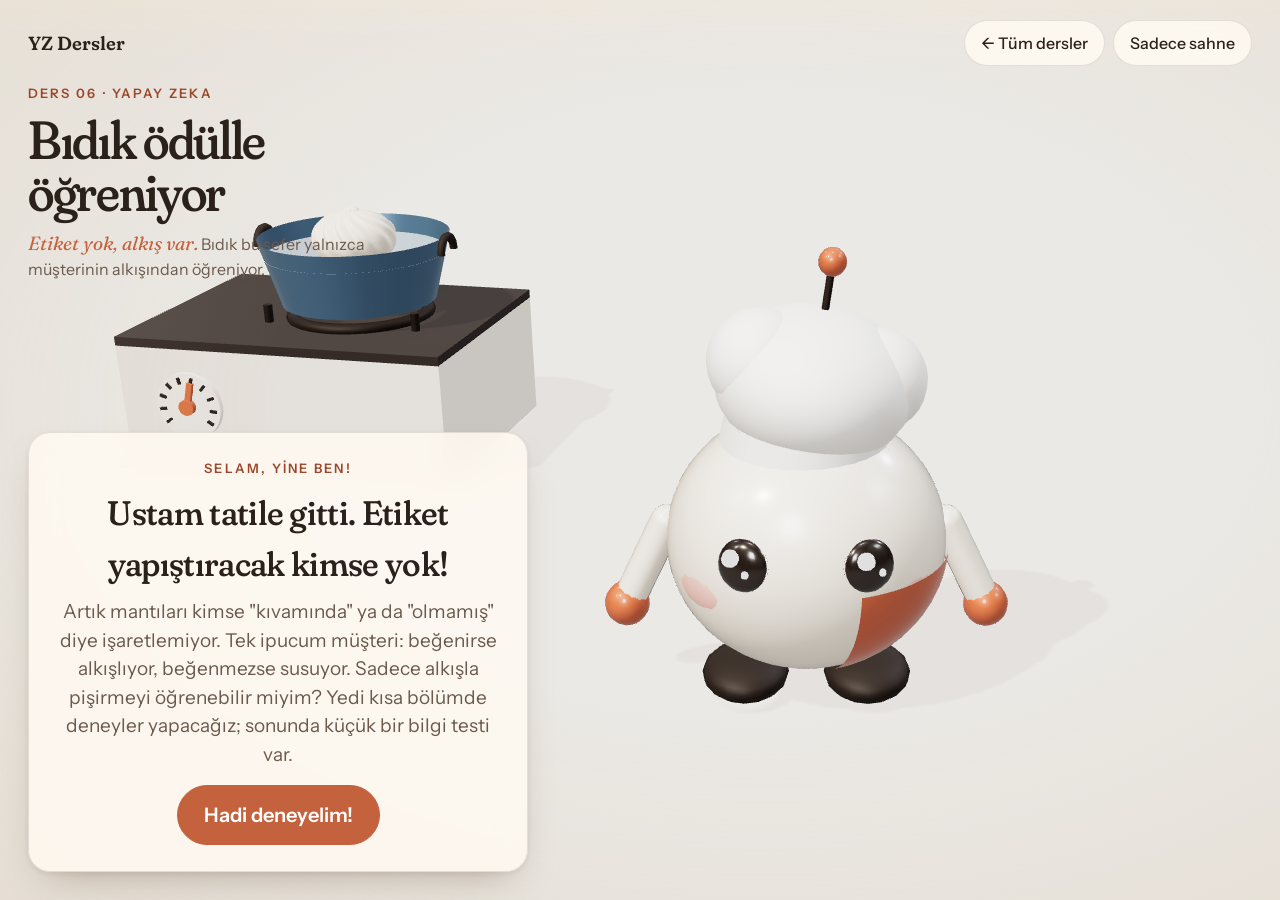
<file: odulle-ogrenmek/index.html>
<!doctype html>
<html lang="tr">
<head>
  <meta charset="utf-8" />
  <meta name="viewport" content="width=device-width, initial-scale=1, viewport-fit=cover" />
  <title>Bıdık ödülle öğreniyor — YZ Dersler</title>
  <meta name="description" content="Etiket yok, alkış var: Bıdık mantıyı kaç dakika pişireceğini yalnızca müşterinin alkışından öğreniyor. Pekiştirmeli öğrenme, keşif ve kullanım, ödül tasarımı. Ortaokul için etkileşimli yapay zeka dersi." />
  <meta name="theme-color" content="#f5eee3" />
  <meta property="og:title" content="Bıdık ödülle öğreniyor" />
  <meta property="og:description" content="Bıdık'la alkıştan öğrenmeyi keşfet: keşif, kullanım ve yanlış alkış. Altı kısa bölüm, deneyler ve bilgi testi." />
  <meta property="og:type" content="website" />
  <link rel="icon" href="../assets/favicon.svg" type="image/svg+xml" />
  <link rel="preload" href="../assets/fonts/Fraunces-Variable.ttf" as="font" type="font/ttf" crossorigin />
  <link rel="preload" href="../assets/fonts/InstrumentSans-Variable.ttf" as="font" type="font/ttf" crossorigin />
  <link rel="stylesheet" href="../css/lesson.css" />
  <script type="importmap">
    {
      "imports": {
        "three": "../vendor/three/three.module.js",
        "three/addons/": "../vendor/three/addons/"
      }
    }
  </script>
</head>
<body>
  <canvas id="stage" tabindex="0" role="application" aria-label="Etkileşimli 3B ders sahnesi. Sol ve sağ ok tuşlarıyla bölümler arasında geçin."></canvas>
  <div class="vignette" aria-hidden="true"></div>
  <div class="tags" id="tags" aria-hidden="true"></div>

  <div class="loading" id="loading" aria-live="polite">
    <div class="loading__mark">YZ Dersler</div>
    <div class="loading__bar"><span id="loading-bar"></span></div>
    <p class="loading__text" id="loading-text">Bıdık ocağı yakıyor…</p>
  </div>

  <header class="topbar ui">
    <a class="brand" href="../">YZ Dersler</a>
    <div class="topbar__right">
      <a class="pill pill--home" href="../" title="Bütün dersleri gör">← Tüm dersler</a>
      <button class="pill" id="btn-hide-ui" type="button" title="Yazıları gizle (H)">Sadece sahne</button>
    </div>
  </header>

  <section class="hero ui">
    <p class="eyebrow">Ders 06 · Yapay zeka</p>
    <h1 class="headline">Bıdık ödülle<br />öğreniyor</h1>
    <p class="lede"><em>Etiket yok, alkış var.</em> Bıdık bu sefer yalnızca müşterinin alkışından öğreniyor.</p>
  </section>

  <div class="intro" id="intro">
    <div class="intro__card">
      <p class="eyebrow">Selam, yine ben!</p>
      <h2 class="intro__title">Ustam tatile gitti. Etiket yapıştıracak kimse yok!</h2>
      <p class="intro__text">Artık mantıları kimse "kıvamında" ya da "olmamış" diye işaretlemiyor. Tek ipucum müşteri: beğenirse alkışlıyor, beğenmezse susuyor. Sadece alkışla pişirmeyi öğrenebilir miyim? Yedi kısa bölümde deneyler yapacağız; sonunda küçük bir bilgi testi var.</p>
      <button type="button" class="btn btn--accent btn--big" id="btn-start">Hadi deneyelim!</button>
    </div>
  </div>

  <div class="finish" id="finish" hidden>
    <div class="intro__card">
      <p class="eyebrow">Yaşasın!</p>
      <h2 class="intro__title">Dersi bitirdin, harikasın!</h2>
      <p class="intro__text" id="finish-text"></p>
      <div class="intro__actions">
        <a class="btn btn--accent" href="../kapanis/">Sıradaki ders →</a>
        <a class="btn" href="../">Tüm dersler</a>
        <button type="button" class="btn" id="btn-again">Bir daha oynayalım</button>
      </div>
      <p class="finish__next">Sıradaki: <b>Ders 07: Ne yapabilir, ne yapamaz?</b></p>
    </div>
  </div>

  <aside class="lesson ui" id="lesson" aria-live="polite">
    <div class="lesson__head">
      <span class="lesson__count" id="lesson-count">01 / 07</span>
      <span class="score" id="score" hidden></span>
      <button type="button" class="lesson__collapse" id="btn-collapse" aria-expanded="true" aria-controls="lesson-body">Küçült</button>
    </div>
    <div id="lesson-body">
      <h2 class="lesson__title" id="lesson-title"></h2>
      <div class="lesson__text" id="lesson-text"></div>
      <div class="lesson__stats" id="lesson-stats" hidden>
        <canvas class="spark" id="spark" width="220" height="44" aria-label="Alkış oranı eğrisi" hidden></canvas>
      </div>
      <div class="lesson__extra" id="lesson-extra" hidden></div>
      <p class="readout" id="readout" hidden></p>
      <div class="lesson__actions">
        <button type="button" class="btn btn--accent" id="btn-action" hidden></button>
        <button type="button" class="btn" id="btn-action2" hidden></button>
      </div>
    </div>
  </aside>

  <nav class="dock ui" id="dock" aria-label="Bölümler">
    <button type="button" class="btn btn--ghost" id="btn-prev" title="Önceki bölüm (←)">← Geri</button>
    <ol class="dots" id="dots"></ol>
    <button type="button" class="btn btn--accent" id="btn-next" title="Sonraki bölüm (→)">Devam →</button>
    <span class="dock__sep"></span>
    <button type="button" class="toggle" data-toggle="autoplay" aria-pressed="false" title="Kendi kendine ilerlesin"><i></i><span>Kendi ilerlesin</span></button>
    <button type="button" class="toggle" data-toggle="sound" aria-pressed="false" title="Ses"><i></i><span>Ses</span></button>
  </nav>

  <p class="keys ui" id="keys" aria-hidden="true">
    <kbd>←</kbd><kbd>→</kbd> bölüm · <kbd>␣</kbd> düğme · <kbd>R</kbd> unut · <kbd>H</kbd> sadece sahne
  </p>

  <button type="button" class="reveal" id="btn-show-ui" hidden>Yazıları geri getir</button>
  <div class="toast" id="toast" role="status" aria-live="polite"></div>
  <footer class="credit ui">YZ Dersler · Bıdık gerçekten senin tarayıcında öğreniyor; hiçbir şey kimseye gönderilmiyor.</footer>

  <noscript><p class="noscript">Bıdık'ı görebilmek için JavaScript ve WebGL gerekiyor.</p></noscript>
  <script type="module" src="./js/main.js"></script>
</body>
</html>
</file>
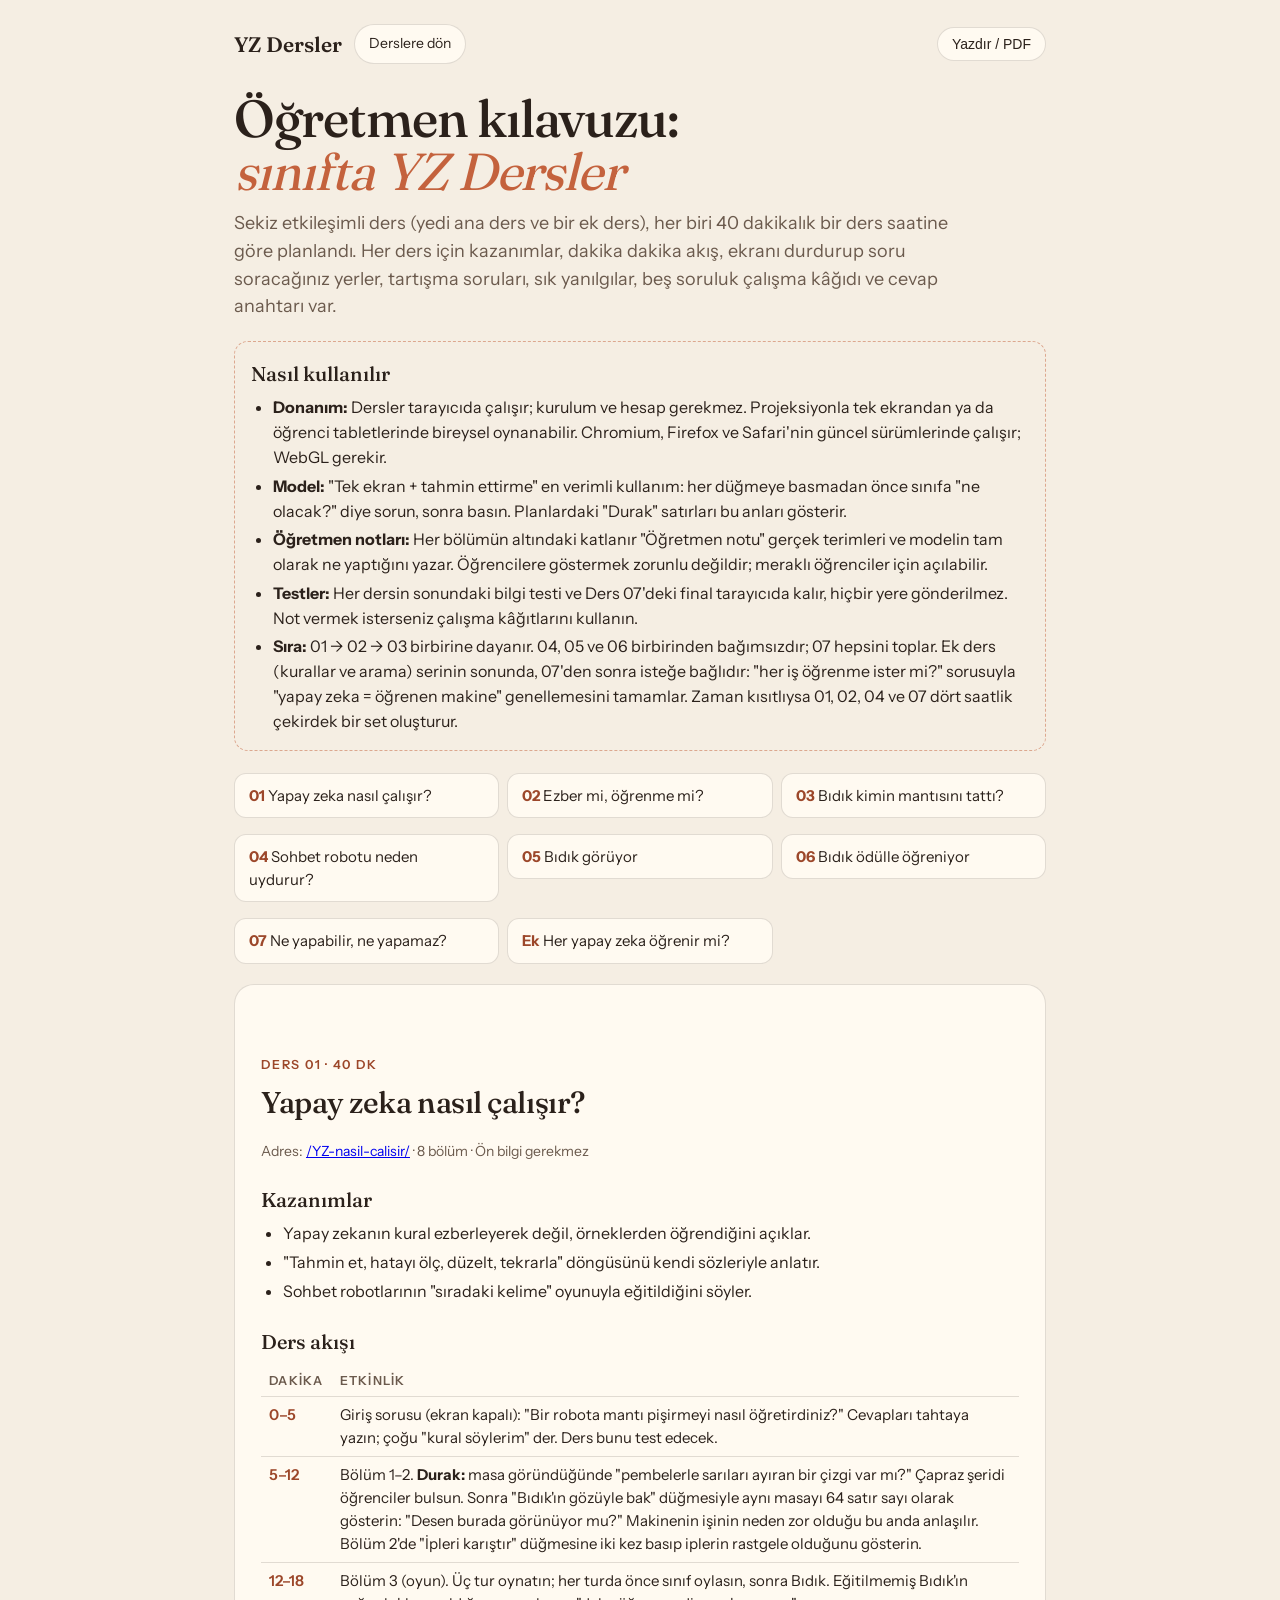
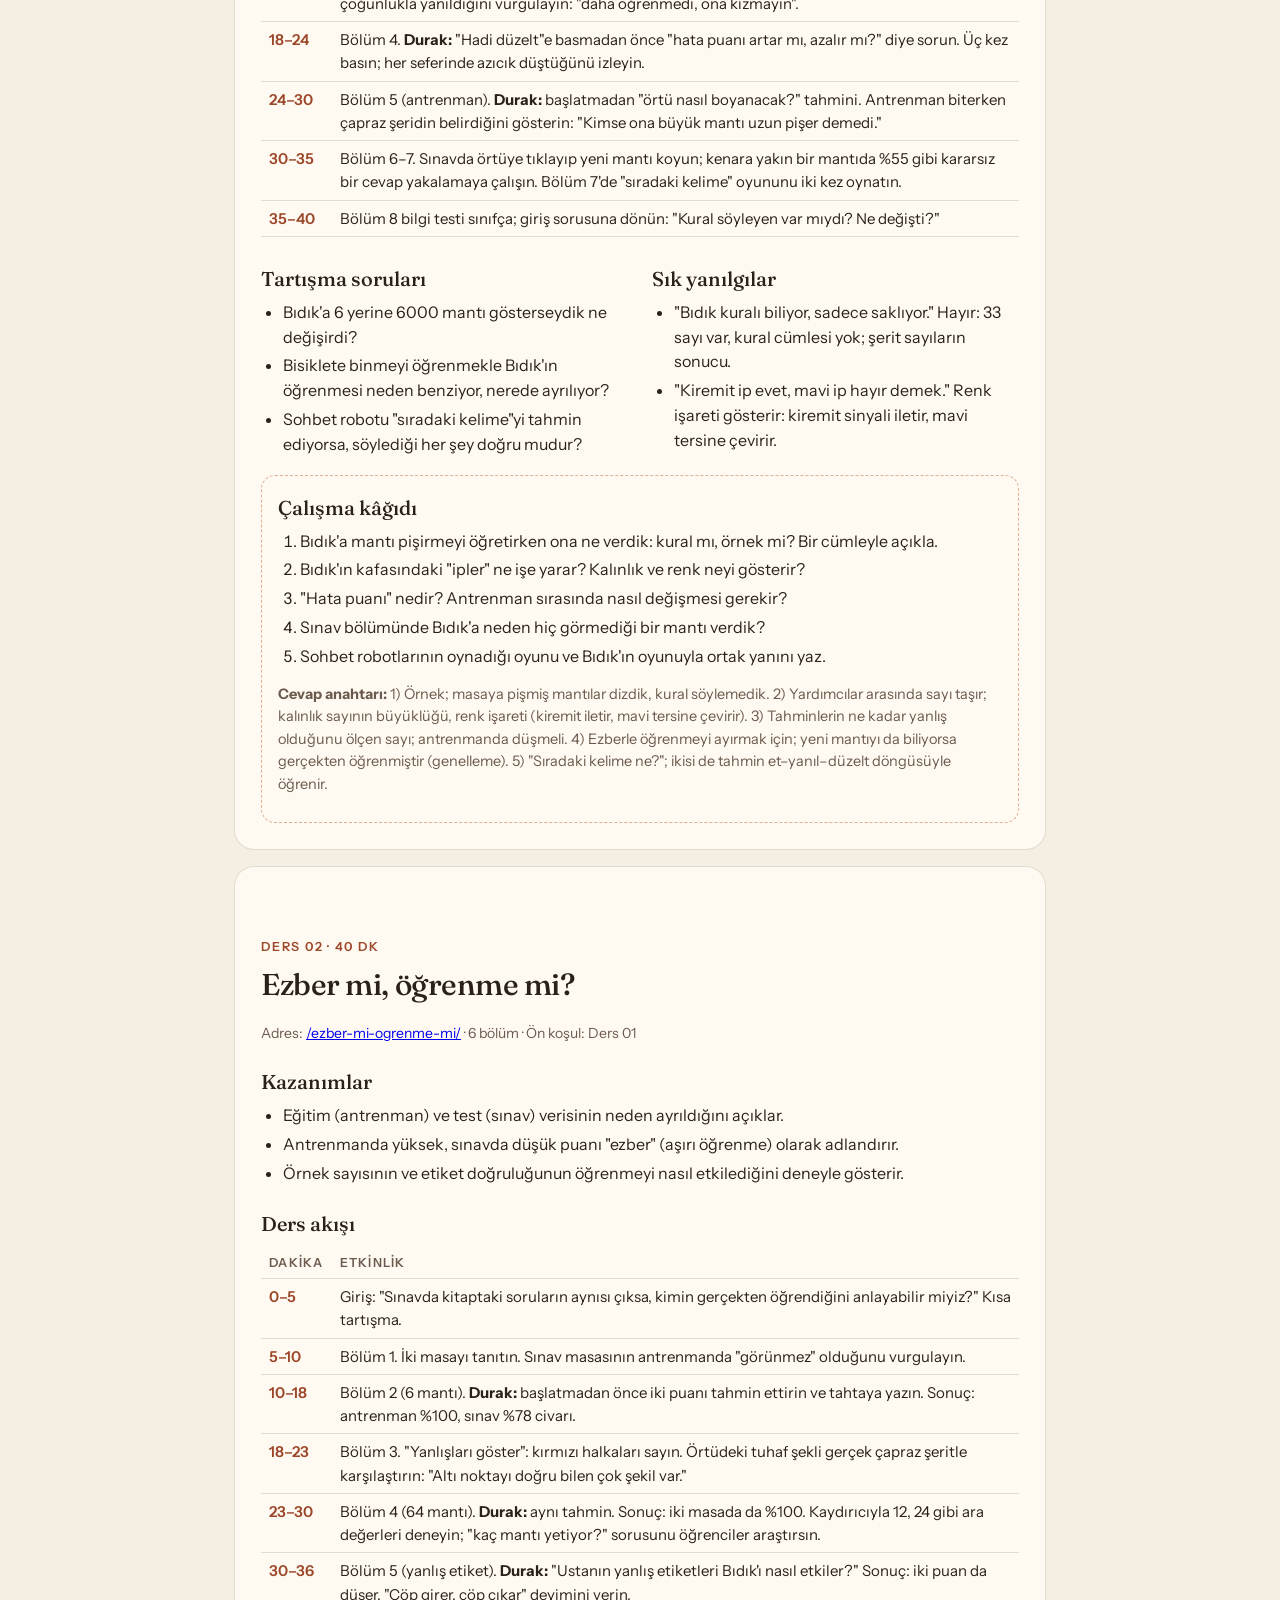
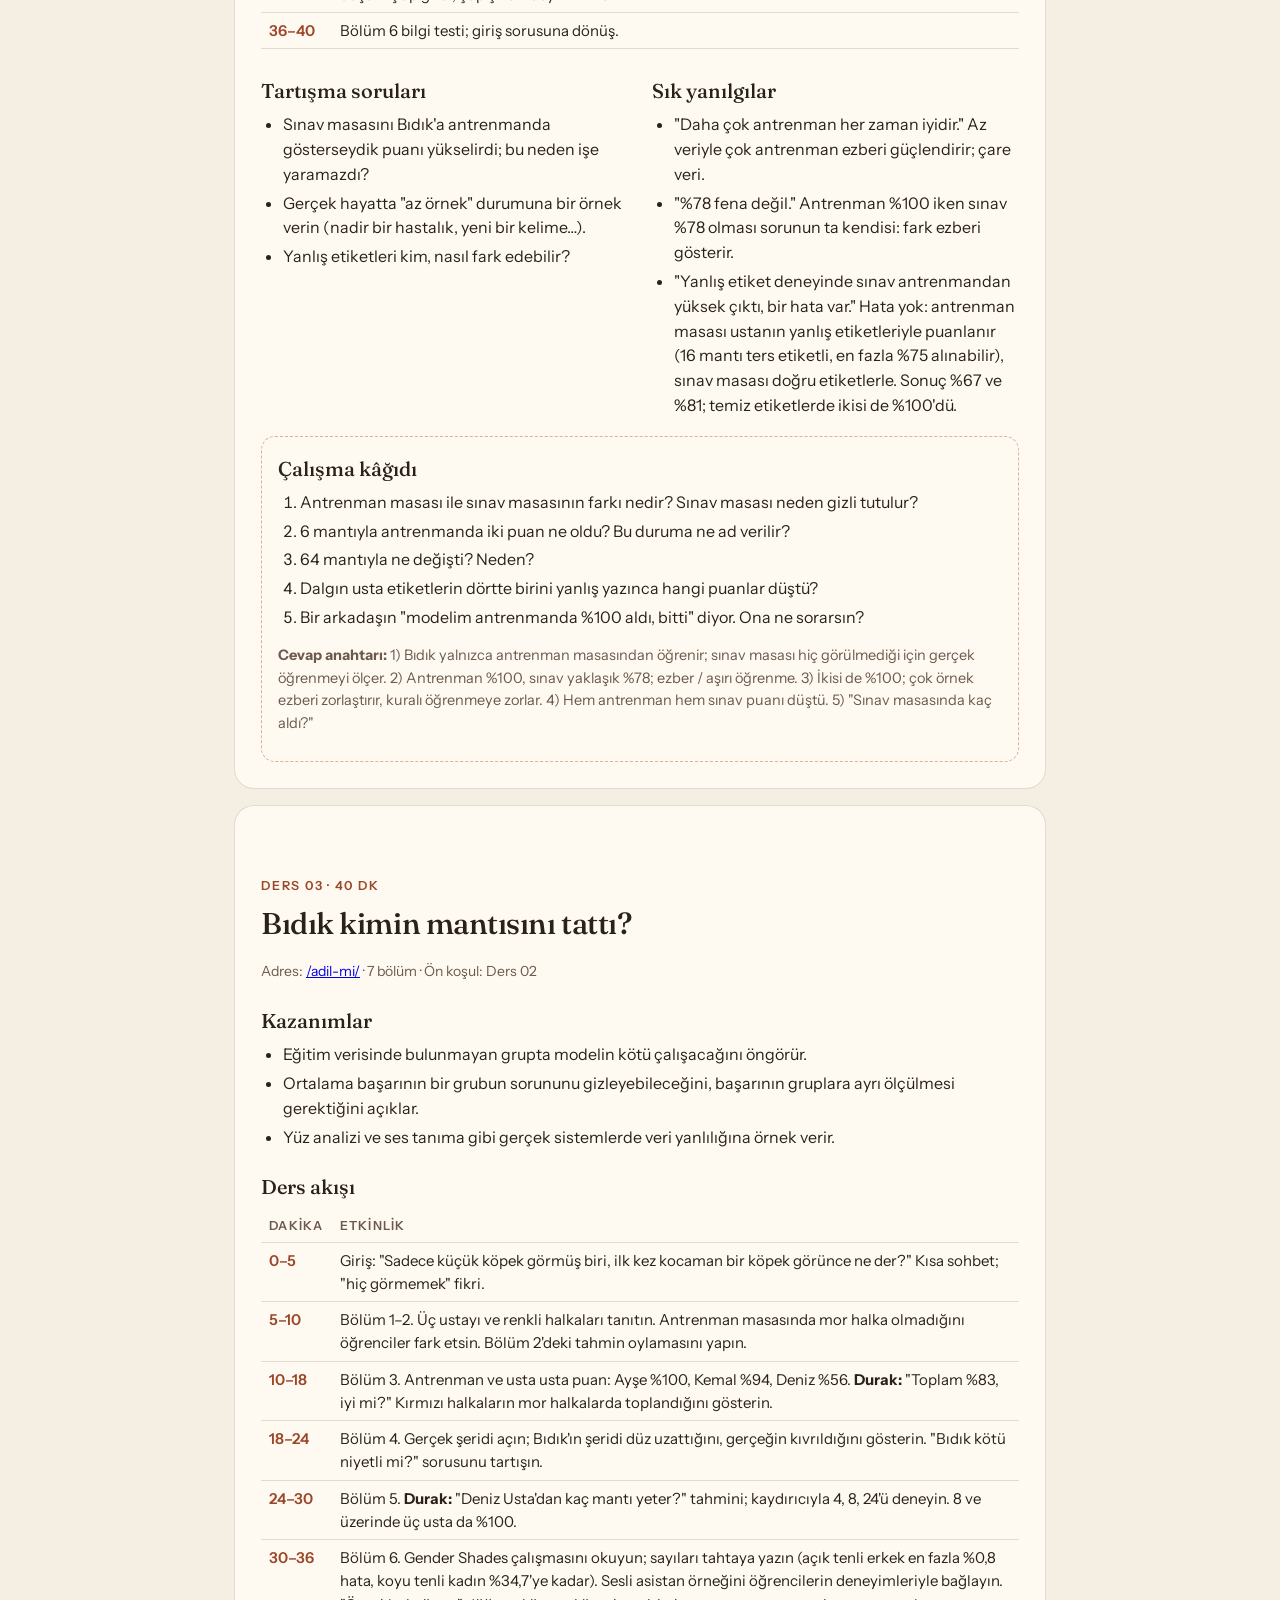
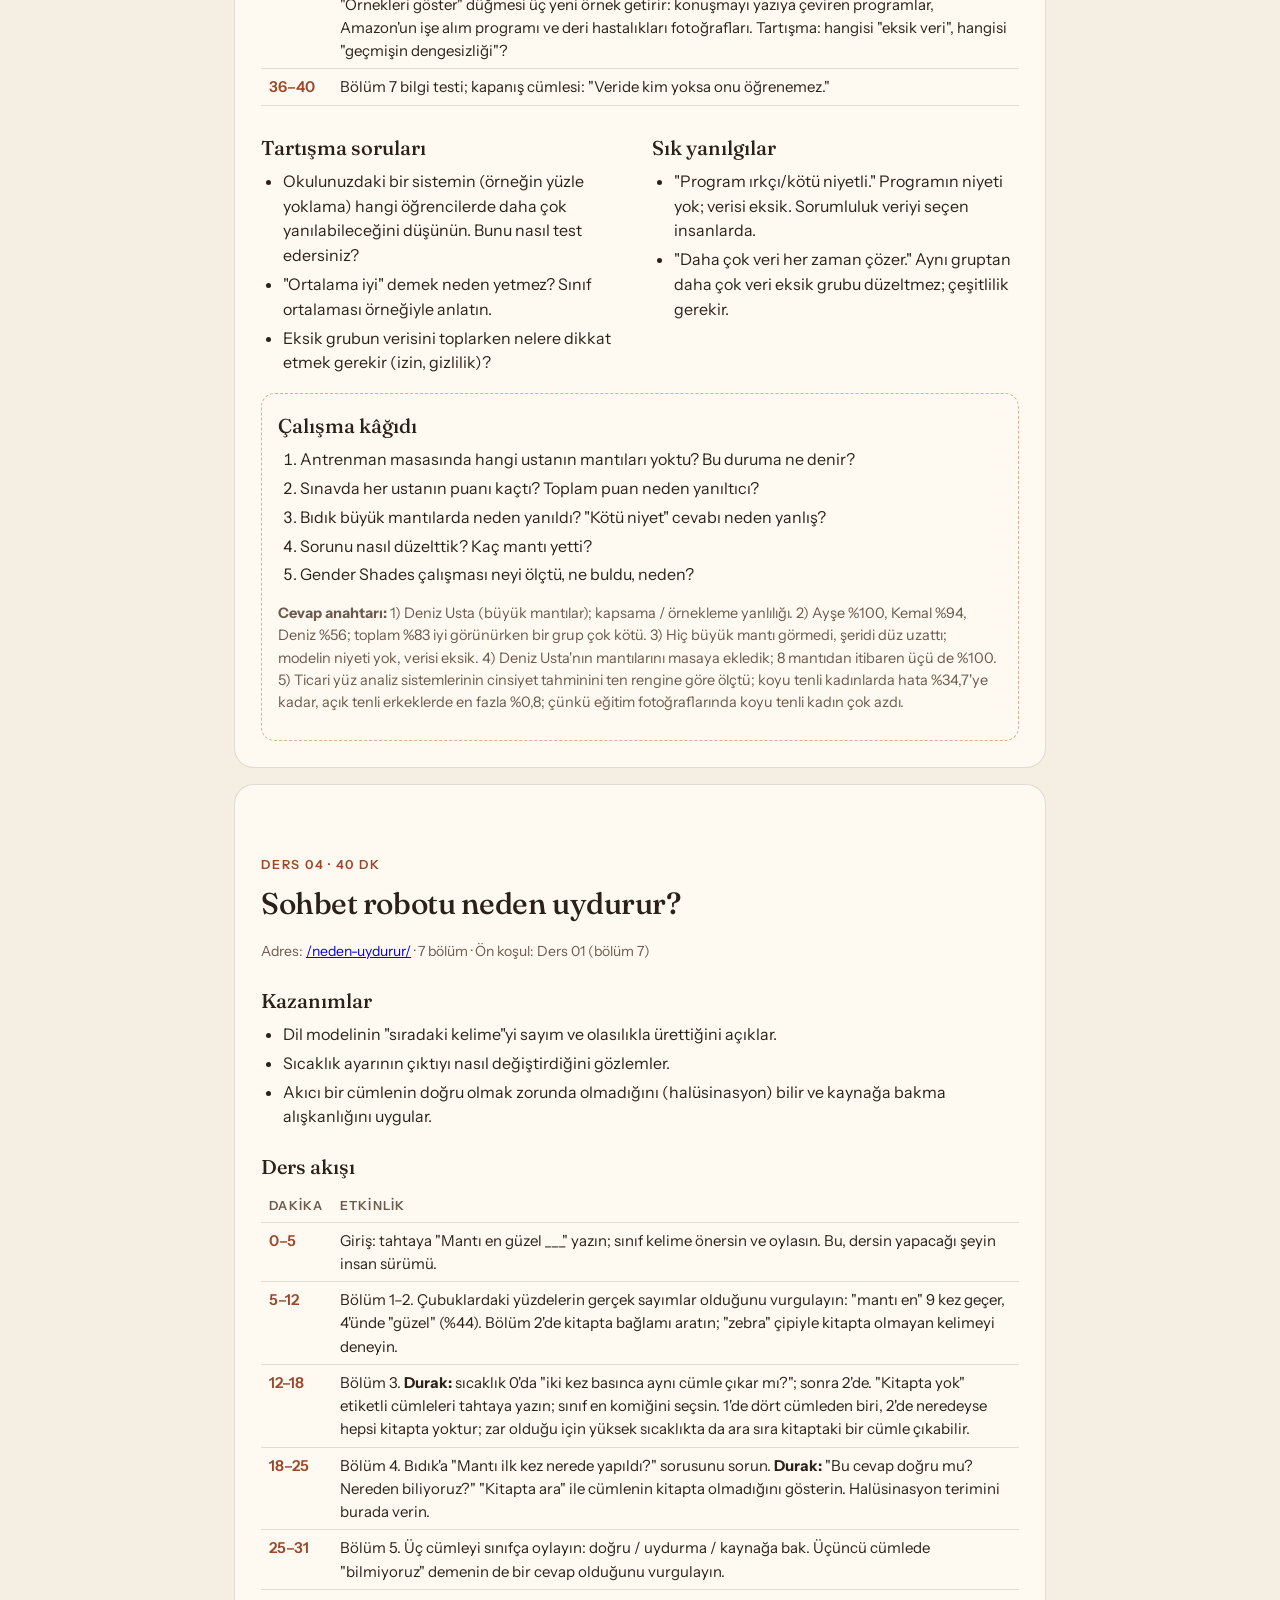
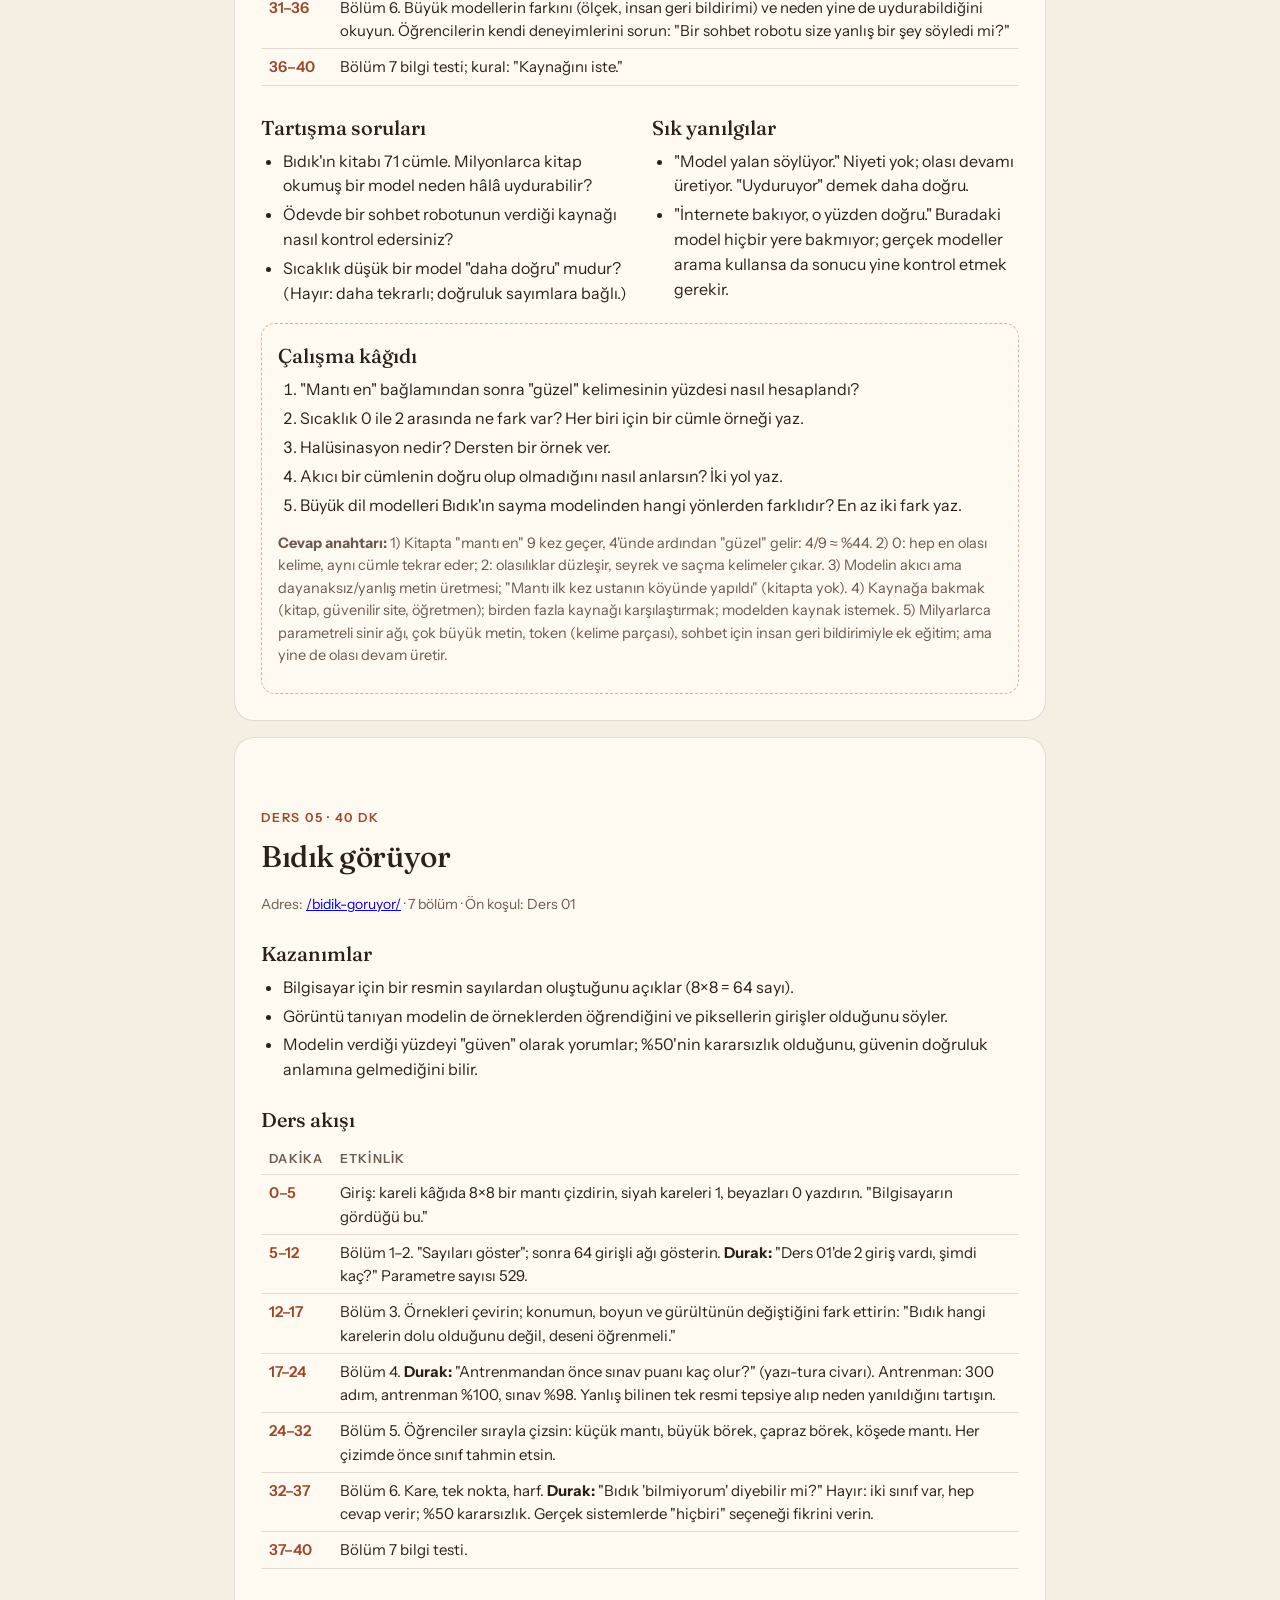
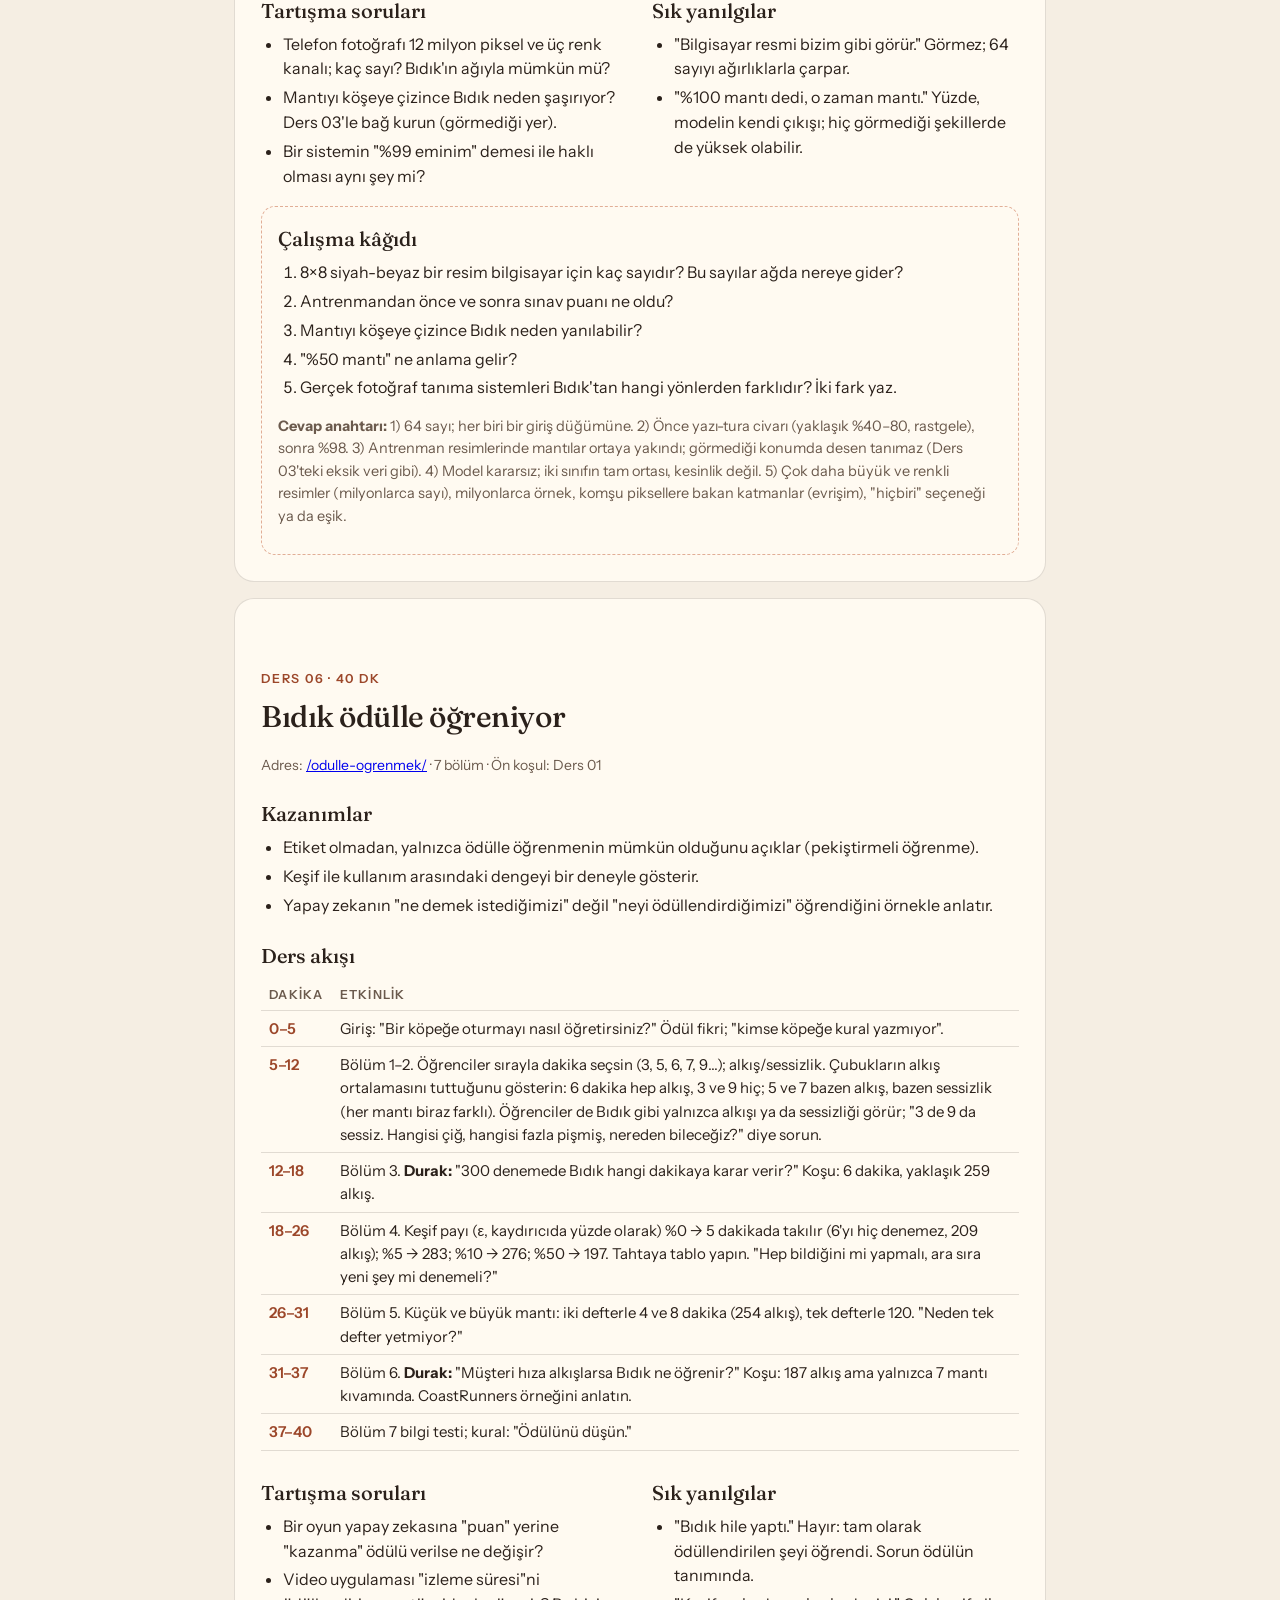
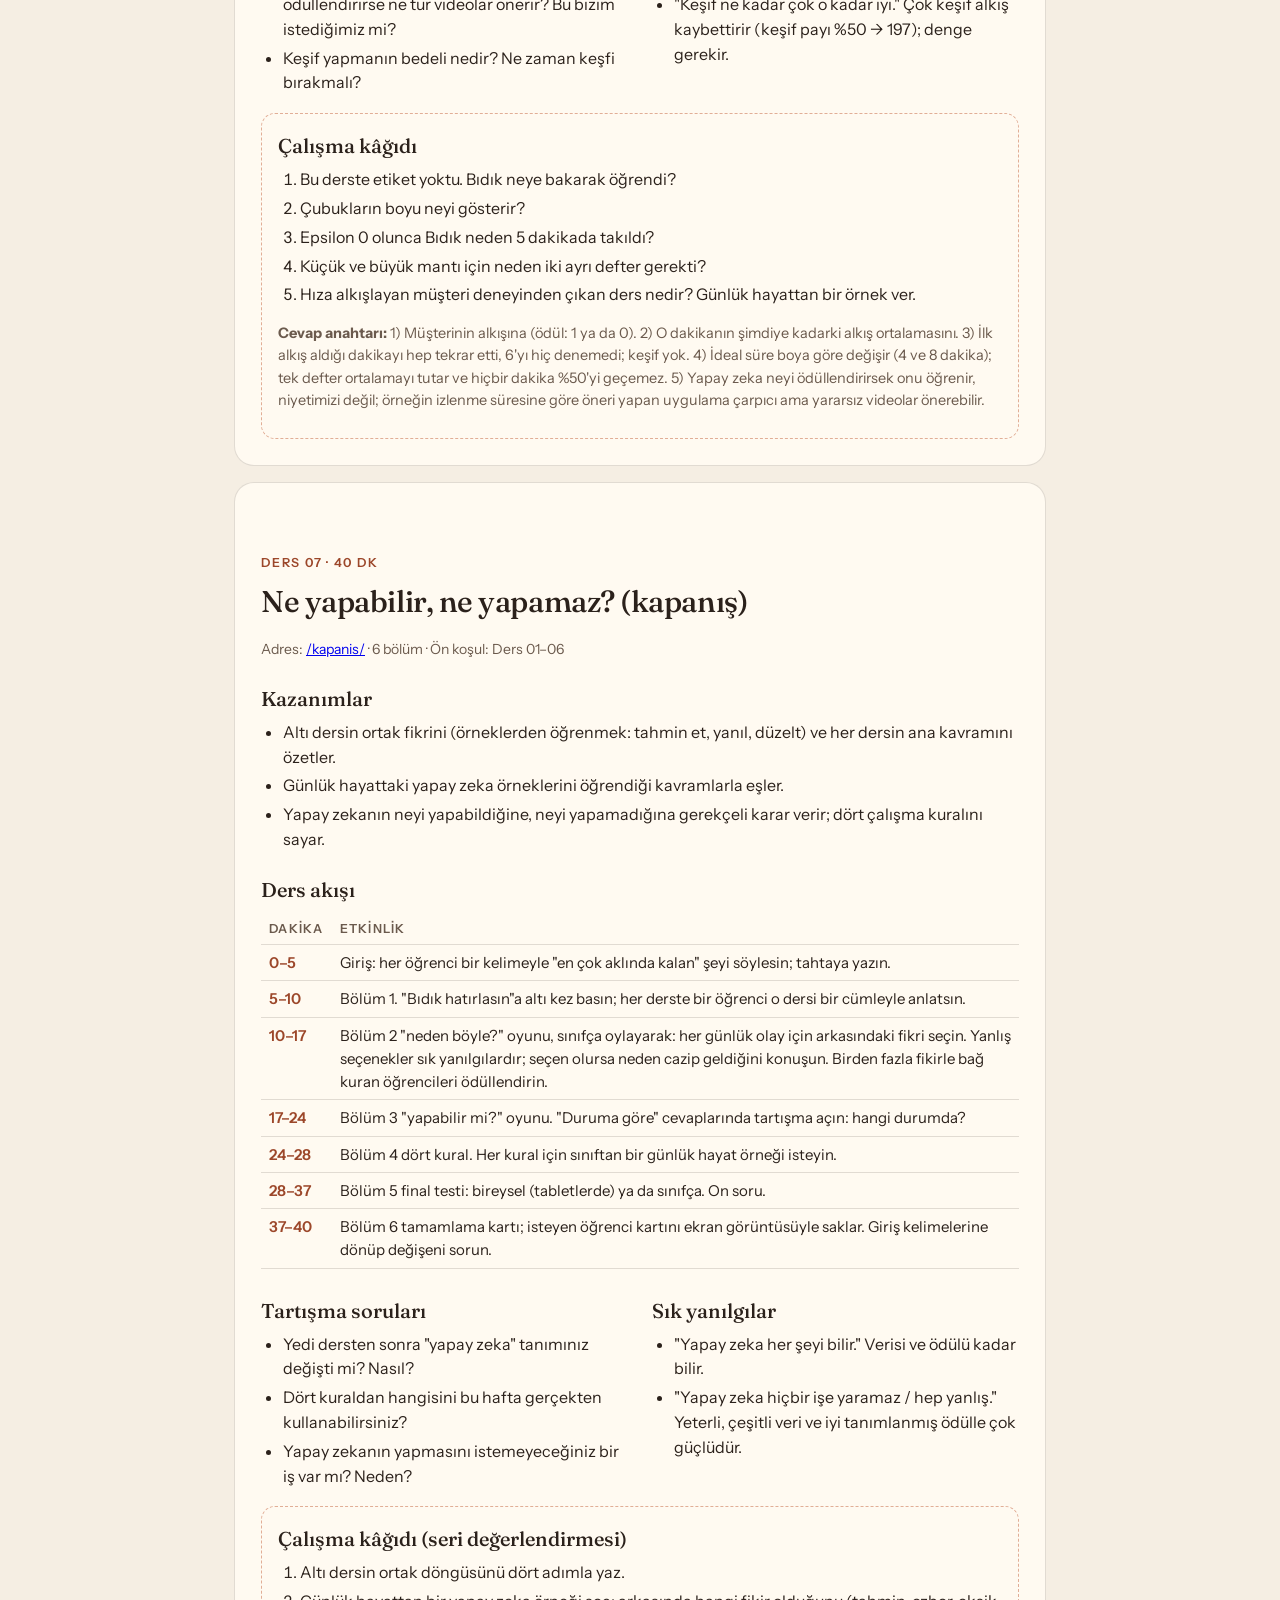
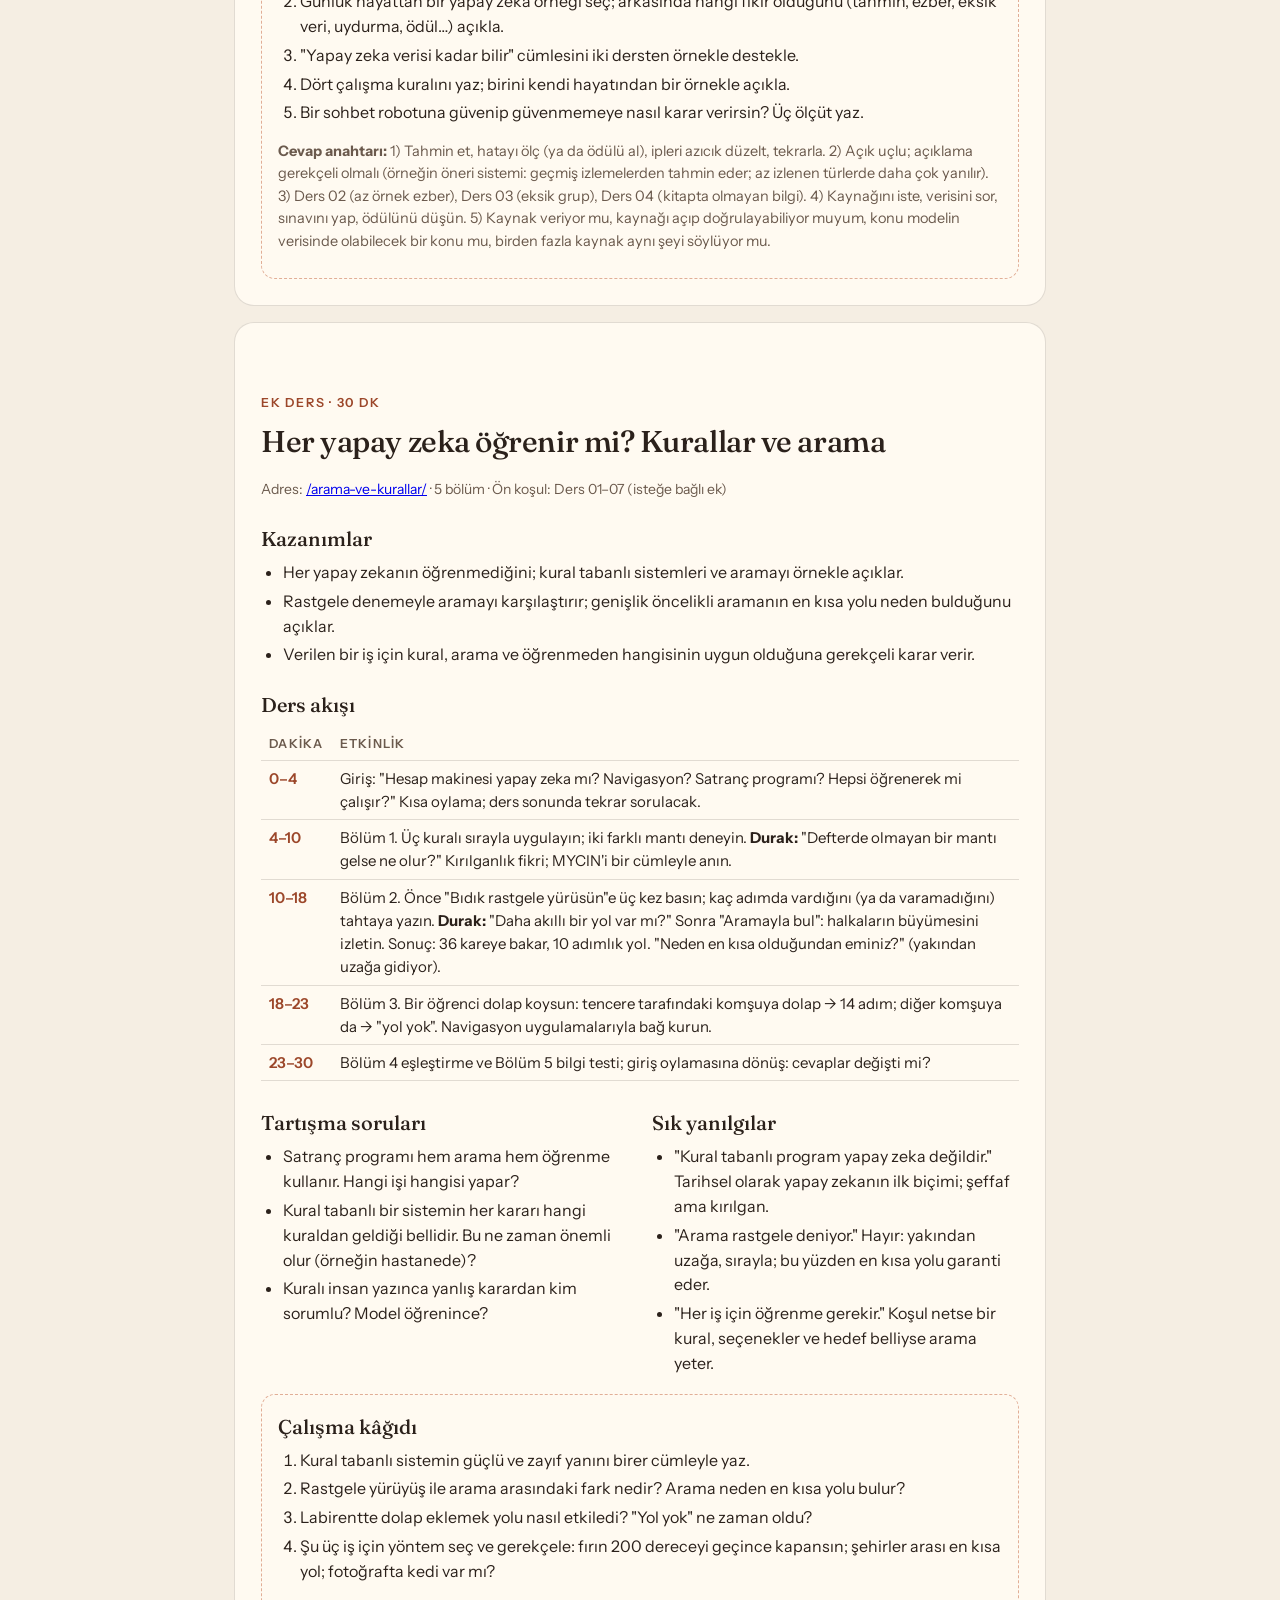
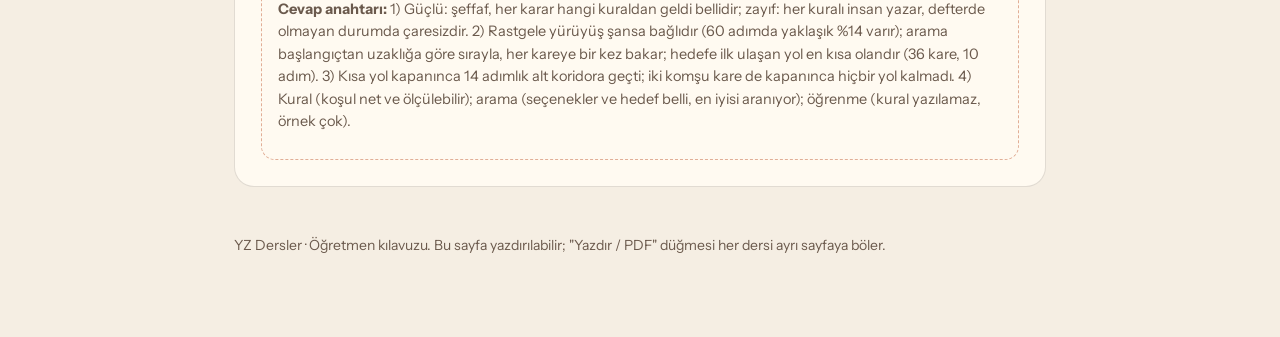
<file: ogretmen/index.html>
<!doctype html>
<html lang="tr">
<head>
  <meta charset="utf-8" />
  <meta name="viewport" content="width=device-width, initial-scale=1" />
  <title>Öğretmen Kılavuzu — YZ Dersler</title>
  <meta name="description" content="YZ Dersler serisi için öğretmen kılavuzu: kazanımlar, 40 dakikalık ders planları, durak noktaları, tartışma soruları, sık yanılgılar, çalışma kâğıtları ve cevap anahtarları." />
  <link rel="icon" href="../assets/favicon.svg" type="image/svg+xml" />
  <style>
    @font-face { font-family: 'Fraunces'; src: url('../assets/fonts/Fraunces-Variable.ttf') format('truetype'); font-weight: 100 900; font-display: swap; }
    @font-face { font-family: 'Instrument Sans'; src: url('../assets/fonts/InstrumentSans-Variable.ttf') format('truetype'); font-weight: 400 700; font-display: swap; }
    :root { --cream: #f5eee3; --ink: #2b211b; --ink-soft: #6b5a4d; --terracotta: #c4623d; --terracotta-deep: #9c472a; --line: rgba(43,33,27,0.14); --paper: #fffaf1; --serif: 'Fraunces', Georgia, serif; --sans: 'Instrument Sans', Helvetica, Arial, sans-serif; }
    * { box-sizing: border-box; }
    body { margin: 0; background: var(--cream); color: var(--ink); font-family: var(--sans); font-size: 16px; line-height: 1.55; }
    .wrap { max-width: 860px; margin: 0 auto; padding: 24px 24px 80px; }
    .topbar { display: flex; justify-content: space-between; align-items: center; gap: 12px; margin-bottom: 28px; }
    .brand { font-family: var(--serif); font-weight: 600; font-size: 21px; text-decoration: none; color: inherit; }
    .pill { border: 1px solid var(--line); background: var(--paper); border-radius: 999px; padding: 8px 14px; font-size: 14px; text-decoration: none; color: inherit; }
    h1 { font-family: var(--serif); font-weight: 500; font-size: clamp(34px, 5vw, 52px); line-height: 1.02; letter-spacing: -0.02em; margin: 0 0 12px; }
    h1 em { font-style: italic; color: var(--terracotta); font-weight: 400; }
    .lede { font-size: 18px; color: var(--ink-soft); max-width: 60ch; margin: 0 0 20px; }
    h2 { font-family: var(--serif); font-weight: 500; font-size: 30px; letter-spacing: -0.015em; margin: 48px 0 6px; }
    h2 small { display: block; font-family: var(--sans); font-size: 12.5px; letter-spacing: 0.14em; text-transform: uppercase; color: var(--terracotta-deep); font-weight: 600; margin-bottom: 6px; }
    h3 { font-family: var(--serif); font-weight: 500; font-size: 20px; margin: 22px 0 6px; }
    .lesson { background: var(--paper); border: 1px solid var(--line); border-radius: 20px; padding: 22px 26px 26px; margin-top: 16px; }
    .lesson .link { font-size: 14px; color: var(--ink-soft); }
    table { width: 100%; border-collapse: collapse; font-size: 15px; margin: 8px 0 4px; }
    th, td { text-align: left; vertical-align: top; padding: 6px 8px; border-bottom: 1px solid var(--line); }
    th { font-size: 12.5px; letter-spacing: 0.1em; text-transform: uppercase; color: var(--ink-soft); font-weight: 600; }
    td:first-child { white-space: nowrap; color: var(--terracotta-deep); font-weight: 600; }
    ul, ol { margin: 6px 0 0; padding-left: 22px; }
    li { margin: 4px 0; }
    .grid2 { display: grid; grid-template-columns: 1fr 1fr; gap: 0 24px; }
    .box { border: 1px dashed rgba(196,98,61,0.5); border-radius: 14px; padding: 12px 16px; margin-top: 14px; }
    .box h3 { margin-top: 4px; }
    .key { font-size: 14.5px; color: var(--ink-soft); }
    .toc { display: grid; grid-template-columns: repeat(auto-fit, minmax(240px, 1fr)); gap: 8px; margin: 18px 0 0; padding: 0; list-style: none; }
    .toc a { display: block; padding: 10px 14px; border-radius: 12px; background: var(--paper); border: 1px solid var(--line); text-decoration: none; color: inherit; font-size: 15px; }
    .toc a b { color: var(--terracotta-deep); }
    .print { margin-left: auto; }
    footer { margin-top: 48px; font-size: 14px; color: var(--ink-soft); }
    @media (max-width: 700px) { .grid2 { grid-template-columns: 1fr; } .wrap { padding: 18px 16px 60px; } .lesson { padding: 18px 18px 22px; border-radius: 16px; } }
    @media print {
      body { background: #fff; font-size: 12.5px; }
      .wrap { max-width: none; padding: 0; }
      .topbar, .toc, .print { display: none; }
      .lesson { break-before: page; border: none; padding: 0; background: #fff; box-shadow: none; }
      .lesson:first-of-type { break-before: auto; }
      h2 { margin-top: 0; }
      a { color: inherit; text-decoration: none; }
    }
  </style>
</head>
<body>
  <div class="wrap">
    <header class="topbar">
      <a class="brand" href="../">YZ Dersler</a>
      <a class="pill" href="../">Derslere dön</a>
      <button class="pill print" type="button" onclick="window.print()">Yazdır / PDF</button>
    </header>

    <h1>Öğretmen kılavuzu:<br /><em>sınıfta YZ Dersler</em></h1>
    <p class="lede">Sekiz etkileşimli ders (yedi ana ders ve bir ek ders), her biri 40 dakikalık bir ders saatine göre planlandı. Her ders için kazanımlar, dakika dakika akış, ekranı durdurup soru soracağınız yerler, tartışma soruları, sık yanılgılar, beş soruluk çalışma kâğıdı ve cevap anahtarı var.</p>

    <div class="box">
      <h3>Nasıl kullanılır</h3>
      <ul>
        <li><b>Donanım:</b> Dersler tarayıcıda çalışır; kurulum ve hesap gerekmez. Projeksiyonla tek ekrandan ya da öğrenci tabletlerinde bireysel oynanabilir. Chromium, Firefox ve Safari'nin güncel sürümlerinde çalışır; WebGL gerekir.</li>
        <li><b>Model:</b> "Tek ekran + tahmin ettirme" en verimli kullanım: her düğmeye basmadan önce sınıfa "ne olacak?" diye sorun, sonra basın. Planlardaki "Durak" satırları bu anları gösterir.</li>
        <li><b>Öğretmen notları:</b> Her bölümün altındaki katlanır "Öğretmen notu" gerçek terimleri ve modelin tam olarak ne yaptığını yazar. Öğrencilere göstermek zorunlu değildir; meraklı öğrenciler için açılabilir.</li>
        <li><b>Testler:</b> Her dersin sonundaki bilgi testi ve Ders 07'deki final tarayıcıda kalır, hiçbir yere gönderilmez. Not vermek isterseniz çalışma kâğıtlarını kullanın.</li>
        <li><b>Sıra:</b> 01 → 02 → 03 birbirine dayanır. 04, 05 ve 06 birbirinden bağımsızdır; 07 hepsini toplar. Ek ders (kurallar ve arama) serinin sonunda, 07'den sonra isteğe bağlıdır: "her iş öğrenme ister mi?" sorusuyla "yapay zeka = öğrenen makine" genellemesini tamamlar. Zaman kısıtlıysa 01, 02, 04 ve 07 dört saatlik çekirdek bir set oluşturur.</li>
      </ul>
    </div>

    <ul class="toc">
      <li><a href="#d01"><b>01</b> Yapay zeka nasıl çalışır?</a></li>
      <li><a href="#d02"><b>02</b> Ezber mi, öğrenme mi?</a></li>
      <li><a href="#d03"><b>03</b> Bıdık kimin mantısını tattı?</a></li>
      <li><a href="#d04"><b>04</b> Sohbet robotu neden uydurur?</a></li>
      <li><a href="#d05"><b>05</b> Bıdık görüyor</a></li>
      <li><a href="#d06"><b>06</b> Bıdık ödülle öğreniyor</a></li>
      <li><a href="#d07"><b>07</b> Ne yapabilir, ne yapamaz?</a></li>
      <li><a href="#dek"><b>Ek</b> Her yapay zeka öğrenir mi?</a></li>
    </ul>

    <!-- ============================================================ 01 -->
    <section class="lesson" id="d01">
      <h2><small>Ders 01 · 40 dk</small>Yapay zeka nasıl çalışır?</h2>
      <p class="link">Adres: <a href="../YZ-nasil-calisir/">/YZ-nasil-calisir/</a> · 8 bölüm · Ön bilgi gerekmez</p>
      <h3>Kazanımlar</h3>
      <ul>
        <li>Yapay zekanın kural ezberleyerek değil, örneklerden öğrendiğini açıklar.</li>
        <li>"Tahmin et, hatayı ölç, düzelt, tekrarla" döngüsünü kendi sözleriyle anlatır.</li>
        <li>Sohbet robotlarının "sıradaki kelime" oyunuyla eğitildiğini söyler.</li>
      </ul>
      <h3>Ders akışı</h3>
      <table>
        <tr><th>Dakika</th><th>Etkinlik</th></tr>
        <tr><td>0–5</td><td>Giriş sorusu (ekran kapalı): "Bir robota mantı pişirmeyi nasıl öğretirdiniz?" Cevapları tahtaya yazın; çoğu "kural söylerim" der. Ders bunu test edecek.</td></tr>
        <tr><td>5–12</td><td>Bölüm 1–2. <b>Durak:</b> masa göründüğünde "pembelerle sarıları ayıran bir çizgi var mı?" Çapraz şeridi öğrenciler bulsun. Sonra "Bıdık'ın gözüyle bak" düğmesiyle aynı masayı 64 satır sayı olarak gösterin: "Desen burada görünüyor mu?" Makinenin işinin neden zor olduğu bu anda anlaşılır. Bölüm 2'de "İpleri karıştır" düğmesine iki kez basıp iplerin rastgele olduğunu gösterin.</td></tr>
        <tr><td>12–18</td><td>Bölüm 3 (oyun). Üç tur oynatın; her turda önce sınıf oylasın, sonra Bıdık. Eğitilmemiş Bıdık'ın çoğunlukla yanıldığını vurgulayın: "daha öğrenmedi, ona kızmayın".</td></tr>
        <tr><td>18–24</td><td>Bölüm 4. <b>Durak:</b> "Hadi düzelt"e basmadan önce "hata puanı artar mı, azalır mı?" diye sorun. Üç kez basın; her seferinde azıcık düştüğünü izleyin.</td></tr>
        <tr><td>24–30</td><td>Bölüm 5 (antrenman). <b>Durak:</b> başlatmadan "örtü nasıl boyanacak?" tahmini. Antrenman biterken çapraz şeridin belirdiğini gösterin: "Kimse ona büyük mantı uzun pişer demedi."</td></tr>
        <tr><td>30–35</td><td>Bölüm 6–7. Sınavda örtüye tıklayıp yeni mantı koyun; kenara yakın bir mantıda %55 gibi kararsız bir cevap yakalamaya çalışın. Bölüm 7'de "sıradaki kelime" oyununu iki kez oynatın.</td></tr>
        <tr><td>35–40</td><td>Bölüm 8 bilgi testi sınıfça; giriş sorusuna dönün: "Kural söyleyen var mıydı? Ne değişti?"</td></tr>
      </table>
      <div class="grid2">
        <div>
          <h3>Tartışma soruları</h3>
          <ul>
            <li>Bıdık'a 6 yerine 6000 mantı gösterseydik ne değişirdi?</li>
            <li>Bisiklete binmeyi öğrenmekle Bıdık'ın öğrenmesi neden benziyor, nerede ayrılıyor?</li>
            <li>Sohbet robotu "sıradaki kelime"yi tahmin ediyorsa, söylediği her şey doğru mudur?</li>
          </ul>
        </div>
        <div>
          <h3>Sık yanılgılar</h3>
          <ul>
            <li>"Bıdık kuralı biliyor, sadece saklıyor." Hayır: 33 sayı var, kural cümlesi yok; şerit sayıların sonucu.</li>
            <li>"Kiremit ip evet, mavi ip hayır demek." Renk işareti gösterir: kiremit sinyali iletir, mavi tersine çevirir.</li>
          </ul>
        </div>
      </div>
      <div class="box">
        <h3>Çalışma kâğıdı</h3>
        <ol>
          <li>Bıdık'a mantı pişirmeyi öğretirken ona ne verdik: kural mı, örnek mi? Bir cümleyle açıkla.</li>
          <li>Bıdık'ın kafasındaki "ipler" ne işe yarar? Kalınlık ve renk neyi gösterir?</li>
          <li>"Hata puanı" nedir? Antrenman sırasında nasıl değişmesi gerekir?</li>
          <li>Sınav bölümünde Bıdık'a neden hiç görmediği bir mantı verdik?</li>
          <li>Sohbet robotlarının oynadığı oyunu ve Bıdık'ın oyunuyla ortak yanını yaz.</li>
        </ol>
        <p class="key"><b>Cevap anahtarı:</b> 1) Örnek; masaya pişmiş mantılar dizdik, kural söylemedik. 2) Yardımcılar arasında sayı taşır; kalınlık sayının büyüklüğü, renk işareti (kiremit iletir, mavi tersine çevirir). 3) Tahminlerin ne kadar yanlış olduğunu ölçen sayı; antrenmanda düşmeli. 4) Ezberle öğrenmeyi ayırmak için; yeni mantıyı da biliyorsa gerçekten öğrenmiştir (genelleme). 5) "Sıradaki kelime ne?"; ikisi de tahmin et–yanıl–düzelt döngüsüyle öğrenir.</p>
      </div>
    </section>

    <!-- ============================================================ 02 -->
    <section class="lesson" id="d02">
      <h2><small>Ders 02 · 40 dk</small>Ezber mi, öğrenme mi?</h2>
      <p class="link">Adres: <a href="../ezber-mi-ogrenme-mi/">/ezber-mi-ogrenme-mi/</a> · 6 bölüm · Ön koşul: Ders 01</p>
      <h3>Kazanımlar</h3>
      <ul>
        <li>Eğitim (antrenman) ve test (sınav) verisinin neden ayrıldığını açıklar.</li>
        <li>Antrenmanda yüksek, sınavda düşük puanı "ezber" (aşırı öğrenme) olarak adlandırır.</li>
        <li>Örnek sayısının ve etiket doğruluğunun öğrenmeyi nasıl etkilediğini deneyle gösterir.</li>
      </ul>
      <h3>Ders akışı</h3>
      <table>
        <tr><th>Dakika</th><th>Etkinlik</th></tr>
        <tr><td>0–5</td><td>Giriş: "Sınavda kitaptaki soruların aynısı çıksa, kimin gerçekten öğrendiğini anlayabilir miyiz?" Kısa tartışma.</td></tr>
        <tr><td>5–10</td><td>Bölüm 1. İki masayı tanıtın. Sınav masasının antrenmanda "görünmez" olduğunu vurgulayın.</td></tr>
        <tr><td>10–18</td><td>Bölüm 2 (6 mantı). <b>Durak:</b> başlatmadan önce iki puanı tahmin ettirin ve tahtaya yazın. Sonuç: antrenman %100, sınav %78 civarı.</td></tr>
        <tr><td>18–23</td><td>Bölüm 3. "Yanlışları göster": kırmızı halkaları sayın. Örtüdeki tuhaf şekli gerçek çapraz şeritle karşılaştırın: "Altı noktayı doğru bilen çok şekil var."</td></tr>
        <tr><td>23–30</td><td>Bölüm 4 (64 mantı). <b>Durak:</b> aynı tahmin. Sonuç: iki masada da %100. Kaydırıcıyla 12, 24 gibi ara değerleri deneyin; "kaç mantı yetiyor?" sorusunu öğrenciler araştırsın.</td></tr>
        <tr><td>30–36</td><td>Bölüm 5 (yanlış etiket). <b>Durak:</b> "Ustanın yanlış etiketleri Bıdık'ı nasıl etkiler?" Sonuç: iki puan da düşer. "Çöp girer, çöp çıkar" deyimini verin.</td></tr>
        <tr><td>36–40</td><td>Bölüm 6 bilgi testi; giriş sorusuna dönüş.</td></tr>
      </table>
      <div class="grid2">
        <div>
          <h3>Tartışma soruları</h3>
          <ul>
            <li>Sınav masasını Bıdık'a antrenmanda gösterseydik puanı yükselirdi; bu neden işe yaramazdı?</li>
            <li>Gerçek hayatta "az örnek" durumuna bir örnek verin (nadir bir hastalık, yeni bir kelime…).</li>
            <li>Yanlış etiketleri kim, nasıl fark edebilir?</li>
          </ul>
        </div>
        <div>
          <h3>Sık yanılgılar</h3>
          <ul>
            <li>"Daha çok antrenman her zaman iyidir." Az veriyle çok antrenman ezberi güçlendirir; çare veri.</li>
            <li>"%78 fena değil." Antrenman %100 iken sınav %78 olması sorunun ta kendisi: fark ezberi gösterir.</li>
            <li>"Yanlış etiket deneyinde sınav antrenmandan yüksek çıktı, bir hata var." Hata yok: antrenman masası ustanın yanlış etiketleriyle puanlanır (16 mantı ters etiketli, en fazla %75 alınabilir), sınav masası doğru etiketlerle. Sonuç %67 ve %81; temiz etiketlerde ikisi de %100'dü.</li>
          </ul>
        </div>
      </div>
      <div class="box">
        <h3>Çalışma kâğıdı</h3>
        <ol>
          <li>Antrenman masası ile sınav masasının farkı nedir? Sınav masası neden gizli tutulur?</li>
          <li>6 mantıyla antrenmanda iki puan ne oldu? Bu duruma ne ad verilir?</li>
          <li>64 mantıyla ne değişti? Neden?</li>
          <li>Dalgın usta etiketlerin dörtte birini yanlış yazınca hangi puanlar düştü?</li>
          <li>Bir arkadaşın "modelim antrenmanda %100 aldı, bitti" diyor. Ona ne sorarsın?</li>
        </ol>
        <p class="key"><b>Cevap anahtarı:</b> 1) Bıdık yalnızca antrenman masasından öğrenir; sınav masası hiç görülmediği için gerçek öğrenmeyi ölçer. 2) Antrenman %100, sınav yaklaşık %78; ezber / aşırı öğrenme. 3) İkisi de %100; çok örnek ezberi zorlaştırır, kuralı öğrenmeye zorlar. 4) Hem antrenman hem sınav puanı düştü. 5) "Sınav masasında kaç aldı?"</p>
      </div>
    </section>

    <!-- ============================================================ 03 -->
    <section class="lesson" id="d03">
      <h2><small>Ders 03 · 40 dk</small>Bıdık kimin mantısını tattı?</h2>
      <p class="link">Adres: <a href="../adil-mi/">/adil-mi/</a> · 7 bölüm · Ön koşul: Ders 02</p>
      <h3>Kazanımlar</h3>
      <ul>
        <li>Eğitim verisinde bulunmayan grupta modelin kötü çalışacağını öngörür.</li>
        <li>Ortalama başarının bir grubun sorununu gizleyebileceğini, başarının gruplara ayrı ölçülmesi gerektiğini açıklar.</li>
        <li>Yüz analizi ve ses tanıma gibi gerçek sistemlerde veri yanlılığına örnek verir.</li>
      </ul>
      <h3>Ders akışı</h3>
      <table>
        <tr><th>Dakika</th><th>Etkinlik</th></tr>
        <tr><td>0–5</td><td>Giriş: "Sadece küçük köpek görmüş biri, ilk kez kocaman bir köpek görünce ne der?" Kısa sohbet; "hiç görmemek" fikri.</td></tr>
        <tr><td>5–10</td><td>Bölüm 1–2. Üç ustayı ve renkli halkaları tanıtın. Antrenman masasında mor halka olmadığını öğrenciler fark etsin. Bölüm 2'deki tahmin oylamasını yapın.</td></tr>
        <tr><td>10–18</td><td>Bölüm 3. Antrenman ve usta usta puan: Ayşe %100, Kemal %94, Deniz %56. <b>Durak:</b> "Toplam %83, iyi mi?" Kırmızı halkaların mor halkalarda toplandığını gösterin.</td></tr>
        <tr><td>18–24</td><td>Bölüm 4. Gerçek şeridi açın; Bıdık'ın şeridi düz uzattığını, gerçeğin kıvrıldığını gösterin. "Bıdık kötü niyetli mi?" sorusunu tartışın.</td></tr>
        <tr><td>24–30</td><td>Bölüm 5. <b>Durak:</b> "Deniz Usta'dan kaç mantı yeter?" tahmini; kaydırıcıyla 4, 8, 24'ü deneyin. 8 ve üzerinde üç usta da %100.</td></tr>
        <tr><td>30–36</td><td>Bölüm 6. Gender Shades çalışmasını okuyun; sayıları tahtaya yazın (açık tenli erkek en fazla %0,8 hata, koyu tenli kadın %34,7'ye kadar). Sesli asistan örneğini öğrencilerin deneyimleriyle bağlayın. "Örnekleri göster" düğmesi üç yeni örnek getirir: konuşmayı yazıya çeviren programlar, Amazon'un işe alım programı ve deri hastalıkları fotoğrafları. Tartışma: hangisi "eksik veri", hangisi "geçmişin dengesizliği"?</td></tr>
        <tr><td>36–40</td><td>Bölüm 7 bilgi testi; kapanış cümlesi: "Veride kim yoksa onu öğrenemez."</td></tr>
      </table>
      <div class="grid2">
        <div>
          <h3>Tartışma soruları</h3>
          <ul>
            <li>Okulunuzdaki bir sistemin (örneğin yüzle yoklama) hangi öğrencilerde daha çok yanılabileceğini düşünün. Bunu nasıl test edersiniz?</li>
            <li>"Ortalama iyi" demek neden yetmez? Sınıf ortalaması örneğiyle anlatın.</li>
            <li>Eksik grubun verisini toplarken nelere dikkat etmek gerekir (izin, gizlilik)?</li>
          </ul>
        </div>
        <div>
          <h3>Sık yanılgılar</h3>
          <ul>
            <li>"Program ırkçı/kötü niyetli." Programın niyeti yok; verisi eksik. Sorumluluk veriyi seçen insanlarda.</li>
            <li>"Daha çok veri her zaman çözer." Aynı gruptan daha çok veri eksik grubu düzeltmez; çeşitlilik gerekir.</li>
          </ul>
        </div>
      </div>
      <div class="box">
        <h3>Çalışma kâğıdı</h3>
        <ol>
          <li>Antrenman masasında hangi ustanın mantıları yoktu? Bu duruma ne denir?</li>
          <li>Sınavda her ustanın puanı kaçtı? Toplam puan neden yanıltıcı?</li>
          <li>Bıdık büyük mantılarda neden yanıldı? "Kötü niyet" cevabı neden yanlış?</li>
          <li>Sorunu nasıl düzelttik? Kaç mantı yetti?</li>
          <li>Gender Shades çalışması neyi ölçtü, ne buldu, neden?</li>
        </ol>
        <p class="key"><b>Cevap anahtarı:</b> 1) Deniz Usta (büyük mantılar); kapsama / örnekleme yanlılığı. 2) Ayşe %100, Kemal %94, Deniz %56; toplam %83 iyi görünürken bir grup çok kötü. 3) Hiç büyük mantı görmedi, şeridi düz uzattı; modelin niyeti yok, verisi eksik. 4) Deniz Usta'nın mantılarını masaya ekledik; 8 mantıdan itibaren üçü de %100. 5) Ticari yüz analiz sistemlerinin cinsiyet tahminini ten rengine göre ölçtü; koyu tenli kadınlarda hata %34,7'ye kadar, açık tenli erkeklerde en fazla %0,8; çünkü eğitim fotoğraflarında koyu tenli kadın çok azdı.</p>
      </div>
    </section>

    <!-- ============================================================ 04 -->
    <section class="lesson" id="d04">
      <h2><small>Ders 04 · 40 dk</small>Sohbet robotu neden uydurur?</h2>
      <p class="link">Adres: <a href="../neden-uydurur/">/neden-uydurur/</a> · 7 bölüm · Ön koşul: Ders 01 (bölüm 7)</p>
      <h3>Kazanımlar</h3>
      <ul>
        <li>Dil modelinin "sıradaki kelime"yi sayım ve olasılıkla ürettiğini açıklar.</li>
        <li>Sıcaklık ayarının çıktıyı nasıl değiştirdiğini gözlemler.</li>
        <li>Akıcı bir cümlenin doğru olmak zorunda olmadığını (halüsinasyon) bilir ve kaynağa bakma alışkanlığını uygular.</li>
      </ul>
      <h3>Ders akışı</h3>
      <table>
        <tr><th>Dakika</th><th>Etkinlik</th></tr>
        <tr><td>0–5</td><td>Giriş: tahtaya "Mantı en güzel ___" yazın; sınıf kelime önersin ve oylasın. Bu, dersin yapacağı şeyin insan sürümü.</td></tr>
        <tr><td>5–12</td><td>Bölüm 1–2. Çubuklardaki yüzdelerin gerçek sayımlar olduğunu vurgulayın: "mantı en" 9 kez geçer, 4'ünde "güzel" (%44). Bölüm 2'de kitapta bağlamı aratın; "zebra" çipiyle kitapta olmayan kelimeyi deneyin.</td></tr>
        <tr><td>12–18</td><td>Bölüm 3. <b>Durak:</b> sıcaklık 0'da "iki kez basınca aynı cümle çıkar mı?"; sonra 2'de. "Kitapta yok" etiketli cümleleri tahtaya yazın; sınıf en komiğini seçsin. 1'de dört cümleden biri, 2'de neredeyse hepsi kitapta yoktur; zar olduğu için yüksek sıcaklıkta da ara sıra kitaptaki bir cümle çıkabilir.</td></tr>
        <tr><td>18–25</td><td>Bölüm 4. Bıdık'a "Mantı ilk kez nerede yapıldı?" sorusunu sorun. <b>Durak:</b> "Bu cevap doğru mu? Nereden biliyoruz?" "Kitapta ara" ile cümlenin kitapta olmadığını gösterin. Halüsinasyon terimini burada verin.</td></tr>
        <tr><td>25–31</td><td>Bölüm 5. Üç cümleyi sınıfça oylayın: doğru / uydurma / kaynağa bak. Üçüncü cümlede "bilmiyoruz" demenin de bir cevap olduğunu vurgulayın.</td></tr>
        <tr><td>31–36</td><td>Bölüm 6. Büyük modellerin farkını (ölçek, insan geri bildirimi) ve neden yine de uydurabildiğini okuyun. Öğrencilerin kendi deneyimlerini sorun: "Bir sohbet robotu size yanlış bir şey söyledi mi?"</td></tr>
        <tr><td>36–40</td><td>Bölüm 7 bilgi testi; kural: "Kaynağını iste."</td></tr>
      </table>
      <div class="grid2">
        <div>
          <h3>Tartışma soruları</h3>
          <ul>
            <li>Bıdık'ın kitabı 71 cümle. Milyonlarca kitap okumuş bir model neden hâlâ uydurabilir?</li>
            <li>Ödevde bir sohbet robotunun verdiği kaynağı nasıl kontrol edersiniz?</li>
            <li>Sıcaklık düşük bir model "daha doğru" mudur? (Hayır: daha tekrarlı; doğruluk sayımlara bağlı.)</li>
          </ul>
        </div>
        <div>
          <h3>Sık yanılgılar</h3>
          <ul>
            <li>"Model yalan söylüyor." Niyeti yok; olası devamı üretiyor. "Uyduruyor" demek daha doğru.</li>
            <li>"İnternete bakıyor, o yüzden doğru." Buradaki model hiçbir yere bakmıyor; gerçek modeller arama kullansa da sonucu yine kontrol etmek gerekir.</li>
          </ul>
        </div>
      </div>
      <div class="box">
        <h3>Çalışma kâğıdı</h3>
        <ol>
          <li>"Mantı en" bağlamından sonra "güzel" kelimesinin yüzdesi nasıl hesaplandı?</li>
          <li>Sıcaklık 0 ile 2 arasında ne fark var? Her biri için bir cümle örneği yaz.</li>
          <li>Halüsinasyon nedir? Dersten bir örnek ver.</li>
          <li>Akıcı bir cümlenin doğru olup olmadığını nasıl anlarsın? İki yol yaz.</li>
          <li>Büyük dil modelleri Bıdık'ın sayma modelinden hangi yönlerden farklıdır? En az iki fark yaz.</li>
        </ol>
        <p class="key"><b>Cevap anahtarı:</b> 1) Kitapta "mantı en" 9 kez geçer, 4'ünde ardından "güzel" gelir: 4/9 ≈ %44. 2) 0: hep en olası kelime, aynı cümle tekrar eder; 2: olasılıklar düzleşir, seyrek ve saçma kelimeler çıkar. 3) Modelin akıcı ama dayanaksız/yanlış metin üretmesi; "Mantı ilk kez ustanın köyünde yapıldı" (kitapta yok). 4) Kaynağa bakmak (kitap, güvenilir site, öğretmen); birden fazla kaynağı karşılaştırmak; modelden kaynak istemek. 5) Milyarlarca parametreli sinir ağı, çok büyük metin, token (kelime parçası), sohbet için insan geri bildirimiyle ek eğitim; ama yine de olası devam üretir.</p>
      </div>
    </section>

    <!-- ============================================================ 05 -->
    <section class="lesson" id="d05">
      <h2><small>Ders 05 · 40 dk</small>Bıdık görüyor</h2>
      <p class="link">Adres: <a href="../bidik-goruyor/">/bidik-goruyor/</a> · 7 bölüm · Ön koşul: Ders 01</p>
      <h3>Kazanımlar</h3>
      <ul>
        <li>Bilgisayar için bir resmin sayılardan oluştuğunu açıklar (8×8 = 64 sayı).</li>
        <li>Görüntü tanıyan modelin de örneklerden öğrendiğini ve piksellerin girişler olduğunu söyler.</li>
        <li>Modelin verdiği yüzdeyi "güven" olarak yorumlar; %50'nin kararsızlık olduğunu, güvenin doğruluk anlamına gelmediğini bilir.</li>
      </ul>
      <h3>Ders akışı</h3>
      <table>
        <tr><th>Dakika</th><th>Etkinlik</th></tr>
        <tr><td>0–5</td><td>Giriş: kareli kâğıda 8×8 bir mantı çizdirin, siyah kareleri 1, beyazları 0 yazdırın. "Bilgisayarın gördüğü bu."</td></tr>
        <tr><td>5–12</td><td>Bölüm 1–2. "Sayıları göster"; sonra 64 girişli ağı gösterin. <b>Durak:</b> "Ders 01'de 2 giriş vardı, şimdi kaç?" Parametre sayısı 529.</td></tr>
        <tr><td>12–17</td><td>Bölüm 3. Örnekleri çevirin; konumun, boyun ve gürültünün değiştiğini fark ettirin: "Bıdık hangi karelerin dolu olduğunu değil, deseni öğrenmeli."</td></tr>
        <tr><td>17–24</td><td>Bölüm 4. <b>Durak:</b> "Antrenmandan önce sınav puanı kaç olur?" (yazı-tura civarı). Antrenman: 300 adım, antrenman %100, sınav %98. Yanlış bilinen tek resmi tepsiye alıp neden yanıldığını tartışın.</td></tr>
        <tr><td>24–32</td><td>Bölüm 5. Öğrenciler sırayla çizsin: küçük mantı, büyük börek, çapraz börek, köşede mantı. Her çizimde önce sınıf tahmin etsin.</td></tr>
        <tr><td>32–37</td><td>Bölüm 6. Kare, tek nokta, harf. <b>Durak:</b> "Bıdık 'bilmiyorum' diyebilir mi?" Hayır: iki sınıf var, hep cevap verir; %50 kararsızlık. Gerçek sistemlerde "hiçbiri" seçeneği fikrini verin.</td></tr>
        <tr><td>37–40</td><td>Bölüm 7 bilgi testi.</td></tr>
      </table>
      <div class="grid2">
        <div>
          <h3>Tartışma soruları</h3>
          <ul>
            <li>Telefon fotoğrafı 12 milyon piksel ve üç renk kanalı; kaç sayı? Bıdık'ın ağıyla mümkün mü?</li>
            <li>Mantıyı köşeye çizince Bıdık neden şaşırıyor? Ders 03'le bağ kurun (görmediği yer).</li>
            <li>Bir sistemin "%99 eminim" demesi ile haklı olması aynı şey mi?</li>
          </ul>
        </div>
        <div>
          <h3>Sık yanılgılar</h3>
          <ul>
            <li>"Bilgisayar resmi bizim gibi görür." Görmez; 64 sayıyı ağırlıklarla çarpar.</li>
            <li>"%100 mantı dedi, o zaman mantı." Yüzde, modelin kendi çıkışı; hiç görmediği şekillerde de yüksek olabilir.</li>
          </ul>
        </div>
      </div>
      <div class="box">
        <h3>Çalışma kâğıdı</h3>
        <ol>
          <li>8×8 siyah-beyaz bir resim bilgisayar için kaç sayıdır? Bu sayılar ağda nereye gider?</li>
          <li>Antrenmandan önce ve sonra sınav puanı ne oldu?</li>
          <li>Mantıyı köşeye çizince Bıdık neden yanılabilir?</li>
          <li>"%50 mantı" ne anlama gelir?</li>
          <li>Gerçek fotoğraf tanıma sistemleri Bıdık'tan hangi yönlerden farklıdır? İki fark yaz.</li>
        </ol>
        <p class="key"><b>Cevap anahtarı:</b> 1) 64 sayı; her biri bir giriş düğümüne. 2) Önce yazı-tura civarı (yaklaşık %40–80, rastgele), sonra %98. 3) Antrenman resimlerinde mantılar ortaya yakındı; görmediği konumda desen tanımaz (Ders 03'teki eksik veri gibi). 4) Model kararsız; iki sınıfın tam ortası, kesinlik değil. 5) Çok daha büyük ve renkli resimler (milyonlarca sayı), milyonlarca örnek, komşu piksellere bakan katmanlar (evrişim), "hiçbiri" seçeneği ya da eşik.</p>
      </div>
    </section>

    <!-- ============================================================ 06 -->
    <section class="lesson" id="d06">
      <h2><small>Ders 06 · 40 dk</small>Bıdık ödülle öğreniyor</h2>
      <p class="link">Adres: <a href="../odulle-ogrenmek/">/odulle-ogrenmek/</a> · 7 bölüm · Ön koşul: Ders 01</p>
      <h3>Kazanımlar</h3>
      <ul>
        <li>Etiket olmadan, yalnızca ödülle öğrenmenin mümkün olduğunu açıklar (pekiştirmeli öğrenme).</li>
        <li>Keşif ile kullanım arasındaki dengeyi bir deneyle gösterir.</li>
        <li>Yapay zekanın "ne demek istediğimizi" değil "neyi ödüllendirdiğimizi" öğrendiğini örnekle anlatır.</li>
      </ul>
      <h3>Ders akışı</h3>
      <table>
        <tr><th>Dakika</th><th>Etkinlik</th></tr>
        <tr><td>0–5</td><td>Giriş: "Bir köpeğe oturmayı nasıl öğretirsiniz?" Ödül fikri; "kimse köpeğe kural yazmıyor".</td></tr>
        <tr><td>5–12</td><td>Bölüm 1–2. Öğrenciler sırayla dakika seçsin (3, 5, 6, 7, 9…); alkış/sessizlik. Çubukların alkış ortalamasını tuttuğunu gösterin: 6 dakika hep alkış, 3 ve 9 hiç; 5 ve 7 bazen alkış, bazen sessizlik (her mantı biraz farklı). Öğrenciler de Bıdık gibi yalnızca alkışı ya da sessizliği görür; "3 de 9 da sessiz. Hangisi çiğ, hangisi fazla pişmiş, nereden bileceğiz?" diye sorun.</td></tr>
        <tr><td>12–18</td><td>Bölüm 3. <b>Durak:</b> "300 denemede Bıdık hangi dakikaya karar verir?" Koşu: 6 dakika, yaklaşık 259 alkış.</td></tr>
        <tr><td>18–26</td><td>Bölüm 4. Keşif payı (ε, kaydırıcıda yüzde olarak) %0 → 5 dakikada takılır (6'yı hiç denemez, 209 alkış); %5 → 283; %10 → 276; %50 → 197. Tahtaya tablo yapın. "Hep bildiğini mi yapmalı, ara sıra yeni şey mi denemeli?"</td></tr>
        <tr><td>26–31</td><td>Bölüm 5. Küçük ve büyük mantı: iki defterle 4 ve 8 dakika (254 alkış), tek defterle 120. "Neden tek defter yetmiyor?"</td></tr>
        <tr><td>31–37</td><td>Bölüm 6. <b>Durak:</b> "Müşteri hıza alkışlarsa Bıdık ne öğrenir?" Koşu: 187 alkış ama yalnızca 7 mantı kıvamında. CoastRunners örneğini anlatın.</td></tr>
        <tr><td>37–40</td><td>Bölüm 7 bilgi testi; kural: "Ödülünü düşün."</td></tr>
      </table>
      <div class="grid2">
        <div>
          <h3>Tartışma soruları</h3>
          <ul>
            <li>Bir oyun yapay zekasına "puan" yerine "kazanma" ödülü verilse ne değişir?</li>
            <li>Video uygulaması "izleme süresi"ni ödüllendirirse ne tür videolar önerir? Bu bizim istediğimiz mi?</li>
            <li>Keşif yapmanın bedeli nedir? Ne zaman keşfi bırakmalı?</li>
          </ul>
        </div>
        <div>
          <h3>Sık yanılgılar</h3>
          <ul>
            <li>"Bıdık hile yaptı." Hayır: tam olarak ödüllendirilen şeyi öğrendi. Sorun ödülün tanımında.</li>
            <li>"Keşif ne kadar çok o kadar iyi." Çok keşif alkış kaybettirir (keşif payı %50 → 197); denge gerekir.</li>
          </ul>
        </div>
      </div>
      <div class="box">
        <h3>Çalışma kâğıdı</h3>
        <ol>
          <li>Bu derste etiket yoktu. Bıdık neye bakarak öğrendi?</li>
          <li>Çubukların boyu neyi gösterir?</li>
          <li>Epsilon 0 olunca Bıdık neden 5 dakikada takıldı?</li>
          <li>Küçük ve büyük mantı için neden iki ayrı defter gerekti?</li>
          <li>Hıza alkışlayan müşteri deneyinden çıkan ders nedir? Günlük hayattan bir örnek ver.</li>
        </ol>
        <p class="key"><b>Cevap anahtarı:</b> 1) Müşterinin alkışına (ödül: 1 ya da 0). 2) O dakikanın şimdiye kadarki alkış ortalamasını. 3) İlk alkış aldığı dakikayı hep tekrar etti, 6'yı hiç denemedi; keşif yok. 4) İdeal süre boya göre değişir (4 ve 8 dakika); tek defter ortalamayı tutar ve hiçbir dakika %50'yi geçemez. 5) Yapay zeka neyi ödüllendirirsek onu öğrenir, niyetimizi değil; örneğin izlenme süresine göre öneri yapan uygulama çarpıcı ama yararsız videolar önerebilir.</p>
      </div>
    </section>

    <!-- ============================================================ 07 -->
    <section class="lesson" id="d07">
      <h2><small>Ders 07 · 40 dk</small>Ne yapabilir, ne yapamaz? (kapanış)</h2>
      <p class="link">Adres: <a href="../kapanis/">/kapanis/</a> · 6 bölüm · Ön koşul: Ders 01–06</p>
      <h3>Kazanımlar</h3>
      <ul>
        <li>Altı dersin ortak fikrini (örneklerden öğrenmek: tahmin et, yanıl, düzelt) ve her dersin ana kavramını özetler.</li>
        <li>Günlük hayattaki yapay zeka örneklerini öğrendiği kavramlarla eşler.</li>
        <li>Yapay zekanın neyi yapabildiğine, neyi yapamadığına gerekçeli karar verir; dört çalışma kuralını sayar.</li>
      </ul>
      <h3>Ders akışı</h3>
      <table>
        <tr><th>Dakika</th><th>Etkinlik</th></tr>
        <tr><td>0–5</td><td>Giriş: her öğrenci bir kelimeyle "en çok aklında kalan" şeyi söylesin; tahtaya yazın.</td></tr>
        <tr><td>5–10</td><td>Bölüm 1. "Bıdık hatırlasın"a altı kez basın; her derste bir öğrenci o dersi bir cümleyle anlatsın.</td></tr>
        <tr><td>10–17</td><td>Bölüm 2 "neden böyle?" oyunu, sınıfça oylayarak: her günlük olay için arkasındaki fikri seçin. Yanlış seçenekler sık yanılgılardır; seçen olursa neden cazip geldiğini konuşun. Birden fazla fikirle bağ kuran öğrencileri ödüllendirin.</td></tr>
        <tr><td>17–24</td><td>Bölüm 3 "yapabilir mi?" oyunu. "Duruma göre" cevaplarında tartışma açın: hangi durumda?</td></tr>
        <tr><td>24–28</td><td>Bölüm 4 dört kural. Her kural için sınıftan bir günlük hayat örneği isteyin.</td></tr>
        <tr><td>28–37</td><td>Bölüm 5 final testi: bireysel (tabletlerde) ya da sınıfça. On soru.</td></tr>
        <tr><td>37–40</td><td>Bölüm 6 tamamlama kartı; isteyen öğrenci kartını ekran görüntüsüyle saklar. Giriş kelimelerine dönüp değişeni sorun.</td></tr>
      </table>
      <div class="grid2">
        <div>
          <h3>Tartışma soruları</h3>
          <ul>
            <li>Yedi dersten sonra "yapay zeka" tanımınız değişti mi? Nasıl?</li>
            <li>Dört kuraldan hangisini bu hafta gerçekten kullanabilirsiniz?</li>
            <li>Yapay zekanın yapmasını istemeyeceğiniz bir iş var mı? Neden?</li>
          </ul>
        </div>
        <div>
          <h3>Sık yanılgılar</h3>
          <ul>
            <li>"Yapay zeka her şeyi bilir." Verisi ve ödülü kadar bilir.</li>
            <li>"Yapay zeka hiçbir işe yaramaz / hep yanlış." Yeterli, çeşitli veri ve iyi tanımlanmış ödülle çok güçlüdür.</li>
          </ul>
        </div>
      </div>
      <div class="box">
        <h3>Çalışma kâğıdı (seri değerlendirmesi)</h3>
        <ol>
          <li>Altı dersin ortak döngüsünü dört adımla yaz.</li>
          <li>Günlük hayattan bir yapay zeka örneği seç; arkasında hangi fikir olduğunu (tahmin, ezber, eksik veri, uydurma, ödül…) açıkla.</li>
          <li>"Yapay zeka verisi kadar bilir" cümlesini iki dersten örnekle destekle.</li>
          <li>Dört çalışma kuralını yaz; birini kendi hayatından bir örnekle açıkla.</li>
          <li>Bir sohbet robotuna güvenip güvenmemeye nasıl karar verirsin? Üç ölçüt yaz.</li>
        </ol>
        <p class="key"><b>Cevap anahtarı:</b> 1) Tahmin et, hatayı ölç (ya da ödülü al), ipleri azıcık düzelt, tekrarla. 2) Açık uçlu; açıklama gerekçeli olmalı (örneğin öneri sistemi: geçmiş izlemelerden tahmin eder; az izlenen türlerde daha çok yanılır). 3) Ders 02 (az örnek ezber), Ders 03 (eksik grup), Ders 04 (kitapta olmayan bilgi). 4) Kaynağını iste, verisini sor, sınavını yap, ödülünü düşün. 5) Kaynak veriyor mu, kaynağı açıp doğrulayabiliyor muyum, konu modelin verisinde olabilecek bir konu mu, birden fazla kaynak aynı şeyi söylüyor mu.</p>
      </div>
    </section>

    <!-- ============================================================ EK -->
    <section class="lesson" id="dek">
      <h2><small>Ek ders · 30 dk</small>Her yapay zeka öğrenir mi? Kurallar ve arama</h2>
      <p class="link">Adres: <a href="../arama-ve-kurallar/">/arama-ve-kurallar/</a> · 5 bölüm · Ön koşul: Ders 01–07 (isteğe bağlı ek)</p>
      <h3>Kazanımlar</h3>
      <ul>
        <li>Her yapay zekanın öğrenmediğini; kural tabanlı sistemleri ve aramayı örnekle açıklar.</li>
        <li>Rastgele denemeyle aramayı karşılaştırır; genişlik öncelikli aramanın en kısa yolu neden bulduğunu açıklar.</li>
        <li>Verilen bir iş için kural, arama ve öğrenmeden hangisinin uygun olduğuna gerekçeli karar verir.</li>
      </ul>
      <h3>Ders akışı</h3>
      <table>
        <tr><th>Dakika</th><th>Etkinlik</th></tr>
        <tr><td>0–4</td><td>Giriş: "Hesap makinesi yapay zeka mı? Navigasyon? Satranç programı? Hepsi öğrenerek mi çalışır?" Kısa oylama; ders sonunda tekrar sorulacak.</td></tr>
        <tr><td>4–10</td><td>Bölüm 1. Üç kuralı sırayla uygulayın; iki farklı mantı deneyin. <b>Durak:</b> "Defterde olmayan bir mantı gelse ne olur?" Kırılganlık fikri; MYCIN'i bir cümleyle anın.</td></tr>
        <tr><td>10–18</td><td>Bölüm 2. Önce "Bıdık rastgele yürüsün"e üç kez basın; kaç adımda vardığını (ya da varamadığını) tahtaya yazın. <b>Durak:</b> "Daha akıllı bir yol var mı?" Sonra "Aramayla bul": halkaların büyümesini izletin. Sonuç: 36 kareye bakar, 10 adımlık yol. "Neden en kısa olduğundan eminiz?" (yakından uzağa gidiyor).</td></tr>
        <tr><td>18–23</td><td>Bölüm 3. Bir öğrenci dolap koysun: tencere tarafındaki komşuya dolap → 14 adım; diğer komşuya da → "yol yok". Navigasyon uygulamalarıyla bağ kurun.</td></tr>
        <tr><td>23–30</td><td>Bölüm 4 eşleştirme ve Bölüm 5 bilgi testi; giriş oylamasına dönüş: cevaplar değişti mi?</td></tr>
      </table>
      <div class="grid2">
        <div>
          <h3>Tartışma soruları</h3>
          <ul>
            <li>Satranç programı hem arama hem öğrenme kullanır. Hangi işi hangisi yapar?</li>
            <li>Kural tabanlı bir sistemin her kararı hangi kuraldan geldiği bellidir. Bu ne zaman önemli olur (örneğin hastanede)?</li>
            <li>Kuralı insan yazınca yanlış karardan kim sorumlu? Model öğrenince?</li>
          </ul>
        </div>
        <div>
          <h3>Sık yanılgılar</h3>
          <ul>
            <li>"Kural tabanlı program yapay zeka değildir." Tarihsel olarak yapay zekanın ilk biçimi; şeffaf ama kırılgan.</li>
            <li>"Arama rastgele deniyor." Hayır: yakından uzağa, sırayla; bu yüzden en kısa yolu garanti eder.</li>
            <li>"Her iş için öğrenme gerekir." Koşul netse bir kural, seçenekler ve hedef belliyse arama yeter.</li>
          </ul>
        </div>
      </div>
      <div class="box">
        <h3>Çalışma kâğıdı</h3>
        <ol>
          <li>Kural tabanlı sistemin güçlü ve zayıf yanını birer cümleyle yaz.</li>
          <li>Rastgele yürüyüş ile arama arasındaki fark nedir? Arama neden en kısa yolu bulur?</li>
          <li>Labirentte dolap eklemek yolu nasıl etkiledi? "Yol yok" ne zaman oldu?</li>
          <li>Şu üç iş için yöntem seç ve gerekçele: fırın 200 dereceyi geçince kapansın; şehirler arası en kısa yol; fotoğrafta kedi var mı?</li>
        </ol>
        <p class="key"><b>Cevap anahtarı:</b> 1) Güçlü: şeffaf, her karar hangi kuraldan geldi bellidir; zayıf: her kuralı insan yazar, defterde olmayan durumda çaresizdir. 2) Rastgele yürüyüş şansa bağlıdır (60 adımda yaklaşık %14 varır); arama başlangıçtan uzaklığa göre sırayla, her kareye bir kez bakar; hedefe ilk ulaşan yol en kısa olandır (36 kare, 10 adım). 3) Kısa yol kapanınca 14 adımlık alt koridora geçti; iki komşu kare de kapanınca hiçbir yol kalmadı. 4) Kural (koşul net ve ölçülebilir); arama (seçenekler ve hedef belli, en iyisi aranıyor); öğrenme (kural yazılamaz, örnek çok).</p>
      </div>
    </section>

    <footer>YZ Dersler · Öğretmen kılavuzu. Bu sayfa yazdırılabilir; "Yazdır / PDF" düğmesi her dersi ayrı sayfaya böler.</footer>
  </div>
</body>
</html>
</file>
<file: css/lesson.css>
/* Küçük Dersler — Yapay zeka nasıl çalışır?  (shares the Dumpling Club look) */

@font-face { font-family: 'Fraunces'; src: url('../assets/fonts/Fraunces-Variable.ttf') format('truetype'); font-weight: 100 900; font-style: normal; font-display: swap; }
@font-face { font-family: 'Fraunces'; src: url('../assets/fonts/Fraunces-Italic-Variable.ttf') format('truetype'); font-weight: 100 900; font-style: italic; font-display: swap; }
@font-face { font-family: 'Instrument Sans'; src: url('../assets/fonts/InstrumentSans-Variable.ttf') format('truetype'); font-weight: 400 700; font-style: normal; font-display: swap; }

:root {
  --cream: #f5eee3;
  --cream-deep: #ecdfcc;
  --ink: #2b211b;
  --ink-soft: #6b5a4d;
  --terracotta: #c4623d;
  --terracotta-deep: #9c472a;
  --terracotta-soft: #e9c1ad;
  --sweet: #d9647e;
  --slate: #5b7c99;
  --paper: rgba(255, 250, 242, 0.86);
  --line: rgba(43, 33, 27, 0.12);
  --shadow: 0 18px 40px -18px rgba(80, 50, 30, 0.35), 0 2px 6px rgba(80, 50, 30, 0.08);
  --serif: 'Fraunces', 'Iowan Old Style', 'Palatino Linotype', Palatino, Georgia, serif;
  --sans: 'Instrument Sans', 'Helvetica Neue', Helvetica, Arial, sans-serif;
  --ease: cubic-bezier(0.22, 1, 0.36, 1);
}

* { box-sizing: border-box; }
html, body { height: 100%; }
body {
  margin: 0;
  background: var(--cream);
  color: var(--ink);
  font-family: var(--sans);
  font-size: 15px;
  line-height: 1.5;
  overflow: hidden;
  -webkit-font-smoothing: antialiased;
  -webkit-tap-highlight-color: transparent;
}
button { font: inherit; color: inherit; }
button:focus-visible, a:focus-visible, input:focus-visible { outline: 2px solid var(--terracotta); outline-offset: 3px; }
#stage { position: fixed; inset: 0; width: 100%; height: 100%; display: block; touch-action: none; cursor: grab; }
#stage:focus-visible { outline: 2px solid rgba(196, 98, 61, 0.45); outline-offset: -3px; }
#stage.is-dragging { cursor: grabbing; }
#stage.is-probing { cursor: crosshair; }
.vignette { position: fixed; inset: 0; pointer-events: none; background: radial-gradient(ellipse at 60% 45%, rgba(255, 252, 246, 0) 45%, rgba(214, 190, 160, 0.25) 100%); }

/* floating 3D labels */
.tags { position: fixed; inset: 0; pointer-events: none; }
.tag {
  position: absolute;
  transform: translate(-50%, -50%);
  padding: 4px 10px;
  border-radius: 999px;
  background: var(--paper);
  border: 1px solid var(--line);
  font-size: 12px;
  font-weight: 600;
  letter-spacing: 0.02em;
  color: var(--ink-soft);
  white-space: nowrap;
  opacity: 0;
  transition: opacity 0.3s;
  backdrop-filter: blur(6px);
}
.tag.is-on { opacity: 1; }
.tag--big { font-family: var(--serif); font-size: 15px; font-weight: 600; color: var(--ink); padding: 6px 13px; }
.tag--axis { background: transparent; border: 0; backdrop-filter: none; color: var(--terracotta-deep); font-size: 12px; letter-spacing: 0.1em; text-transform: uppercase; }

/* loading */
.loading { position: fixed; inset: 0; display: grid; place-content: center; gap: 14px; text-align: center; background: var(--cream); z-index: 50; transition: opacity 0.7s var(--ease), visibility 0.7s; }
.loading.is-done { opacity: 0; visibility: hidden; }
.loading__mark { font-family: var(--serif); font-variation-settings: 'SOFT' 100, 'WONK' 1, 'opsz' 72; font-weight: 600; font-size: 28px; }
.loading__bar { width: 160px; height: 3px; margin: 0 auto; background: var(--line); border-radius: 3px; overflow: hidden; }
.loading__bar span { display: block; height: 100%; width: 10%; background: var(--terracotta); transition: width 0.4s var(--ease); }
.loading__text { margin: 0; color: var(--ink-soft); font-size: 13px; letter-spacing: 0.04em; text-transform: uppercase; }

/* shell */
.ui { transition: opacity 0.45s var(--ease), transform 0.45s var(--ease), visibility 0.45s; }
body.ui-hidden .ui { opacity: 0; visibility: hidden; pointer-events: none; }
body.ui-hidden .reveal { display: inline-flex; }
.topbar { position: fixed; top: 0; left: 0; right: 0; display: flex; align-items: center; justify-content: space-between; padding: 20px 28px; z-index: 10; pointer-events: none; }
.topbar > * { pointer-events: auto; }
.topbar__right { display: flex; gap: 8px; }
.brand { white-space: nowrap; font-family: var(--serif); font-variation-settings: 'SOFT' 100, 'WONK' 1, 'opsz' 48; font-weight: 600; font-size: 19px; color: var(--ink); text-decoration: none; }
.pill, .reveal { border: 1px solid var(--line); background: var(--paper); backdrop-filter: blur(10px); border-radius: 999px; padding: 8px 14px; font-size: 13px; font-weight: 500; cursor: pointer; text-decoration: none; color: var(--ink); transition: background 0.2s, border-color 0.2s; }
.pill:hover, .reveal:hover { background: #fff; border-color: rgba(43, 33, 27, 0.25); }
.reveal { position: fixed; right: 20px; bottom: 20px; z-index: 12; display: none; opacity: 0.55; }
.reveal:hover { opacity: 1; }

/* hero */
.hero { position: fixed; left: 28px; top: 84px; max-width: 380px; z-index: 5; pointer-events: none; }
.hero > * { pointer-events: auto; }
.eyebrow { margin: 0 0 10px; font-size: 12px; font-weight: 600; letter-spacing: 0.16em; text-transform: uppercase; color: var(--terracotta-deep); }
.headline { margin: 0 0 10px; font-family: var(--serif); font-variation-settings: 'SOFT' 100, 'WONK' 1, 'opsz' 144; font-weight: 500; font-size: clamp(38px, 4.2vw, 58px); line-height: 0.98; letter-spacing: -0.025em; }
.lede { margin: 0; max-width: 36ch; font-size: 14.5px; color: var(--ink-soft); }
.lede em { font-style: italic; color: var(--terracotta); font-family: var(--serif); font-size: 17px; }

/* lesson panel */
.lesson {
  position: fixed;
  left: 28px;
  bottom: 96px;
  width: min(400px, calc(100vw - 56px));
  max-height: calc(100vh - 360px);
  overflow: auto;
  padding: 16px 18px 18px;
  border-radius: 20px;
  background: var(--paper);
  border: 1px solid var(--line);
  box-shadow: var(--shadow);
  backdrop-filter: blur(14px);
  -webkit-backdrop-filter: blur(14px);
  z-index: 9;
  scrollbar-width: thin;
}
.lesson__head { display: flex; align-items: center; justify-content: space-between; margin-bottom: 6px; }
.lesson__count { font-size: 11px; font-weight: 600; letter-spacing: 0.14em; color: var(--terracotta-deep); font-variant-numeric: tabular-nums; }
.lesson__collapse { border: 0; background: transparent; font-size: 12px; color: var(--ink-soft); cursor: pointer; padding: 2px 6px; border-radius: 6px; }
.lesson__collapse:hover { background: rgba(43, 33, 27, 0.06); }
.lesson.is-collapsed #lesson-body { display: none; }
.lesson__title { margin: 0 0 8px; font-family: var(--serif); font-variation-settings: 'SOFT' 100, 'WONK' 1, 'opsz' 48; font-weight: 500; font-size: 24px; line-height: 1.1; letter-spacing: -0.015em; }
.lesson__text p { margin: 0 0 10px; font-size: 14px; color: var(--ink); }
.lesson__text p:last-child { margin-bottom: 0; }
.lesson__text .note { font-size: 12.5px; color: var(--ink-soft); padding: 8px 10px; border-left: 2px solid var(--terracotta-soft); }
.lesson__text b { font-weight: 600; }
.sweet { color: var(--sweet); font-weight: 600; }
.salty { color: var(--terracotta); font-weight: 600; }
.slate { color: var(--slate); font-weight: 600; }
.summary { margin: 0 0 12px; padding-left: 20px; font-size: 14px; }
.summary li { margin-bottom: 6px; }
.glossary { margin: 0; display: grid; grid-template-columns: auto 1fr; gap: 4px 10px; font-size: 12.5px; }
.glossary dt { font-weight: 600; color: var(--terracotta-deep); }
.glossary dd { margin: 0; color: var(--ink-soft); }
.lesson__stats { display: grid; grid-template-columns: repeat(3, 1fr); gap: 8px; margin-top: 12px; align-items: end; }
.lesson__stats[hidden] { display: none; }
.stat { padding: 8px 10px; border-radius: 12px; background: rgba(43, 33, 27, 0.05); }
.stat__label { display: block; font-size: 10.5px; letter-spacing: 0.12em; text-transform: uppercase; color: var(--ink-soft); }
.stat__value { display: block; font-family: var(--serif); font-size: 20px; font-weight: 500; font-variant-numeric: tabular-nums; }
.spark { grid-column: 1 / -1; width: 100%; height: 44px; display: block; }
.lesson__sliders { display: grid; gap: 6px; margin-top: 12px; }
.lesson__sliders[hidden] { display: none; }
.lesson__sliders label { display: grid; grid-template-columns: 52px 1fr; align-items: center; gap: 10px; font-size: 13px; font-weight: 600; color: var(--ink-soft); }
.lesson__sliders input { width: 100%; accent-color: var(--terracotta); }
.readout { margin: 12px 0 0; padding: 10px 12px; border-radius: 12px; background: #fff; border: 1px solid var(--line); font-size: 14px; font-variant-numeric: tabular-nums; }
.readout[hidden] { display: none; }
.readout .ok { color: #3f8a5b; font-weight: 700; }
.readout .bad { color: var(--terracotta); font-weight: 700; }
.readout .big { font-family: var(--serif); font-size: 22px; font-weight: 500; display: block; margin-bottom: 2px; }
.lesson__actions { display: flex; gap: 8px; margin-top: 14px; flex-wrap: wrap; }
.lesson__actions:empty { display: none; }

/* buttons */
.btn { display: inline-flex; align-items: center; gap: 8px; border: 1px solid var(--line); background: #fff; border-radius: 999px; padding: 9px 16px; font-size: 13.5px; font-weight: 600; cursor: pointer; text-decoration: none; color: var(--ink); transition: transform 0.25s var(--ease), background 0.2s, box-shadow 0.2s; white-space: nowrap; }
.btn:hover { transform: translateY(-1px); box-shadow: 0 6px 16px -8px rgba(80, 50, 30, 0.5); }
.btn:active { transform: translateY(0) scale(0.98); }
.btn--accent { background: var(--terracotta); border-color: var(--terracotta); color: #fff; }
.btn--accent:hover { background: var(--terracotta-deep); border-color: var(--terracotta-deep); }
.btn--ghost { background: transparent; }
.btn[hidden] { display: none; }
.btn[disabled] { opacity: 0.45; pointer-events: none; }
.btn.is-running { background: var(--ink); border-color: var(--ink); }

/* dock */
.dock {
  position: fixed;
  left: 50%;
  bottom: 22px;
  transform: translateX(-50%);
  display: flex;
  align-items: center;
  gap: 10px;
  padding: 10px 12px;
  border-radius: 20px;
  background: var(--paper);
  border: 1px solid var(--line);
  box-shadow: var(--shadow);
  backdrop-filter: blur(14px);
  -webkit-backdrop-filter: blur(14px);
  z-index: 10;
  max-width: calc(100vw - 32px);
}
.dock__sep { width: 1px; height: 24px; background: var(--line); }
.dots { display: flex; gap: 4px; margin: 0; padding: 0; list-style: none; }
.dots button {
  border: 0;
  background: transparent;
  padding: 6px 9px;
  border-radius: 999px;
  font-size: 12px;
  font-weight: 600;
  color: var(--ink-soft);
  cursor: pointer;
  display: inline-flex;
  align-items: center;
  gap: 6px;
}
.dots button::before { content: ''; width: 7px; height: 7px; border-radius: 50%; background: rgba(43, 33, 27, 0.2); transition: background 0.2s, transform 0.2s; }
.dots button:hover { color: var(--ink); }
.dots button[aria-current='step'] { color: var(--ink); background: #fff; box-shadow: 0 1px 3px rgba(43, 33, 27, 0.14); }
.dots button[aria-current='step']::before { background: var(--terracotta); transform: scale(1.25); }
.dots button span { display: none; }
.dots button[aria-current='step'] span { display: inline; }
.toggle { display: inline-flex; align-items: center; gap: 8px; border: 1px solid var(--line); background: transparent; border-radius: 999px; padding: 7px 12px 7px 8px; font-size: 13px; font-weight: 500; cursor: pointer; color: var(--ink-soft); transition: color 0.2s, border-color 0.2s; }
.toggle i { width: 26px; height: 16px; border-radius: 999px; background: rgba(43, 33, 27, 0.16); position: relative; transition: background 0.25s; }
.toggle i::after { content: ''; position: absolute; top: 2px; left: 2px; width: 12px; height: 12px; border-radius: 50%; background: #fff; box-shadow: 0 1px 2px rgba(0, 0, 0, 0.18); transition: transform 0.25s var(--ease); }
.toggle[aria-pressed='true'] { color: var(--ink); border-color: rgba(196, 98, 61, 0.35); }
.toggle[aria-pressed='true'] i { background: var(--terracotta); }
.toggle[aria-pressed='true'] i::after { transform: translateX(10px); }

.keys { position: fixed; right: 28px; top: 74px; margin: 0; font-size: 12px; color: var(--ink-soft); z-index: 9; }
.keys kbd { display: inline-block; min-width: 18px; padding: 1px 5px; margin: 0 1px; border-radius: 5px; border: 1px solid var(--line); background: rgba(255, 255, 255, 0.7); font: 11px var(--sans); text-align: center; }
.toast { position: fixed; left: 50%; top: 22px; transform: translate(-50%, -10px); padding: 9px 16px; border-radius: 999px; background: var(--ink); color: #fff; font-size: 13px; opacity: 0; pointer-events: none; transition: opacity 0.3s, transform 0.3s var(--ease); z-index: 60; }
.toast.is-on { opacity: 1; transform: translate(-50%, 0); }
.noscript { position: fixed; inset: 0; display: grid; place-content: center; }
.credit { position: fixed; right: 28px; top: 100px; margin: 0; font-size: 11.5px; color: var(--ink-soft); z-index: 8; }
@media (max-width: 1280px) { .credit { display: none; } }

@media (max-width: 1280px) { .keys { display: none; } }
@media (max-height: 760px) {
  .hero .lede { display: none; }
  .hero { top: 64px; }
  .headline { font-size: 30px; }
  .lesson { max-height: calc(100vh - 250px); }
}
@media (max-width: 900px) {
  .topbar { padding: 14px 16px; }
  .pill--link { display: none; }
  .pill { white-space: nowrap; }
  .hero { left: 16px; right: 16px; top: 64px; max-width: none; }
  .headline { font-size: clamp(30px, 8vw, 42px); }
  .lede { display: none; }
  .lesson {
    left: 10px;
    right: 10px;
    width: auto;
    bottom: 78px;
    max-height: 40vh;
    padding: 12px 14px 14px;
  }
  .lesson__title { font-size: 20px; }
  .lesson__text p { font-size: 13.5px; }
  .dock { left: 0; right: 0; bottom: 0; transform: none; max-width: none; border-radius: 20px 20px 0 0; padding: 10px 10px calc(10px + env(safe-area-inset-bottom)); gap: 6px; justify-content: space-between; }
  .dots { gap: 0; }
  .dots button { padding: 6px 3px; }
  .dots button::before { width: 6px; height: 6px; }
  .btn--ghost { padding-left: 8px; padding-right: 8px; }
  .dots button span { display: none !important; }
  .dock__sep, .toggle span { display: none; }
  .toggle { padding: 7px 7px; gap: 0; }
  .btn { padding: 8px 10px; font-size: 12.5px; }
  .reveal { bottom: 14px; right: 14px; }
}
@media (prefers-reduced-motion: reduce) {
  .ui, .btn, .toast, .loading, .tag { transition-duration: 0.01ms !important; }
}

/* ---- kids edition ------------------------------------------------------- */
:root { --sweet: #d4467a; --salty: #c58f12; }
.salty { color: var(--salty); }
.salty2 { color: var(--terracotta); font-weight: 600; }
.lesson__text p { font-size: 15px; line-height: 1.55; }
.lesson__title { font-size: 25px; }
.teacher { margin-top: 10px; border-top: 1px dashed var(--line); padding-top: 6px; font-size: 12.5px; color: var(--ink-soft); }
.teacher summary { cursor: pointer; font-weight: 600; letter-spacing: 0.06em; text-transform: uppercase; font-size: 10.5px; color: var(--terracotta-deep); }
.teacher p { margin: 6px 0 0; font-size: 12.5px; }
.tag--bubble {
  font-family: var(--serif);
  font-size: 15px;
  font-weight: 500;
  color: var(--ink);
  background: #fffaf1;
  border: 1px solid rgba(196, 98, 61, 0.45);
  padding: 8px 14px;
  border-radius: 16px;
  max-width: 260px;
  white-space: normal;
  text-align: center;
  box-shadow: var(--shadow);
}
.tag--bubble::after { content: ''; position: absolute; left: 50%; bottom: -7px; width: 12px; height: 12px; background: #fffaf1; border-right: 1px solid rgba(196, 98, 61, 0.45); border-bottom: 1px solid rgba(196, 98, 61, 0.45); transform: translateX(-50%) rotate(45deg); }
.guess { display: flex; gap: 8px; margin-top: 10px; }
.guess[hidden] { display: none; }
.btn--sweet { background: var(--sweet); border-color: var(--sweet); color: #fff; flex: 1; justify-content: center; }
.btn--salty { background: var(--salty); border-color: var(--salty); color: #fff; flex: 1; justify-content: center; }
.btn--sweet:hover { background: #c4536d; border-color: #c4536d; }
.btn--salty:hover { background: #a97322; border-color: #a97322; }
.btn--big { font-size: 16px; padding: 12px 22px; }
.score { font-size: 12px; font-weight: 600; color: var(--ink-soft); padding: 3px 9px; border-radius: 999px; background: rgba(43, 33, 27, 0.06); }
.score b { color: var(--terracotta-deep); }
.score[hidden] { display: none; }
.quiz__item { margin: 10px 0 12px; }
.quiz__q { margin: 0 0 6px; font-weight: 600; }
.quiz__opts { display: flex; flex-wrap: wrap; gap: 6px; }
.quiz__opts .btn { font-size: 13px; padding: 7px 12px; }
.quiz__item.is-done .btn { pointer-events: none; opacity: 0.6; }
.quiz__item.is-done .btn.is-right { opacity: 1; background: #3f8a5b; border-color: #3f8a5b; color: #fff; }
.quiz__item.is-done .btn.is-wrong { opacity: 1; background: var(--terracotta); border-color: var(--terracotta); color: #fff; }
.quiz__why { margin: 6px 0 0; font-size: 13px; color: var(--ink-soft); }
.intro, .finish { position: fixed; inset: 0; z-index: 30; display: grid; place-items: end start; padding: 0 28px calc(28px + env(safe-area-inset-bottom)); pointer-events: none; }
@media (max-width: 900px) { .intro, .finish { place-items: end center; padding: 0 12px calc(16px + env(safe-area-inset-bottom)); } }
.intro[hidden], .finish[hidden] { display: none; }
.intro__card {
  pointer-events: auto;
  width: min(440px, 100%);
  padding: 22px 24px;
  border-radius: 22px;
  background: var(--paper);
  border: 1px solid var(--line);
  box-shadow: var(--shadow);
  backdrop-filter: blur(14px);
  -webkit-backdrop-filter: blur(14px);
  text-align: center;
}
.intro__title { margin: 0 0 8px; font-family: var(--serif); font-variation-settings: 'SOFT' 100, 'WONK' 1, 'opsz' 72; font-weight: 500; font-size: 28px; letter-spacing: -0.02em; }
.intro__text { margin: 0 0 16px; font-size: 15px; color: var(--ink-soft); }
.intro__actions { display: flex; justify-content: center; gap: 8px; }
body.is-intro .lesson, body.is-intro .dock, body.is-intro .keys, body.is-intro .credit, body.is-intro .tags { opacity: 0; visibility: hidden; pointer-events: none; }
.finish { place-items: end center; }
.finish .intro__card { width: min(520px, 100%); }
@media (max-width: 900px) {
  .intro__title { font-size: 22px; }
  .intro__text { font-size: 14px; }
  .tag--bubble { font-size: 13px; max-width: 200px; }
}

/* ---- kids type scale: bigger, roomier, easier to read ------------------- */
body { font-size: 17px; line-height: 1.5; }
.lesson { width: min(470px, calc(100vw - 56px)); padding: 18px 22px 22px; border-radius: 24px; max-height: calc(100vh - 330px); }
.lesson__count { font-size: 12.5px; }
.lesson__collapse { font-size: 14px; }
.lesson__title { font-size: 30px; line-height: 1.12; margin-bottom: 12px; }
.lesson__text p { font-size: 18px; line-height: 1.55; margin-bottom: 12px; }
.lesson__text .note { font-size: 15px; }
.teacher summary { font-size: 12px; }
.teacher p { font-size: 14.5px; line-height: 1.5; }
.readout { font-size: 17px; padding: 12px 14px; border-radius: 14px; }
.readout .big { font-size: 25px; margin-bottom: 4px; }
.stat__label { font-size: 12px; }
.stat__value { font-size: 24px; }
.lesson__sliders label { font-size: 16px; grid-template-columns: 64px 1fr; }
.lesson__sliders input { height: 28px; }
.btn { font-size: 16px; padding: 11px 20px; }
.btn--big { font-size: 19px; padding: 14px 26px; }
.guess .btn { font-size: 19px; padding: 13px 18px; }
.quiz__q { font-size: 18px; }
.quiz__opts .btn { font-size: 16px; padding: 10px 16px; }
.quiz__why { font-size: 16px; }
.score { font-size: 14px; padding: 4px 11px; }
.dots button { font-size: 14px; padding: 8px 11px; }
.toggle { font-size: 15px; padding: 9px 14px 9px 9px; }
.pill, .reveal { font-size: 15px; padding: 10px 16px; }
.tag { font-size: 14.5px; padding: 6px 12px; }
.tag--big { font-size: 18px; padding: 8px 16px; }
.tag--axis { font-size: 13px; }
.tag--bubble { font-size: 19px; line-height: 1.3; max-width: 320px; padding: 11px 18px; border-radius: 18px; }
.intro__title { font-size: 32px; }
.intro__text { font-size: 18px; line-height: 1.5; }
.intro__card { width: min(500px, 100%); padding: 26px 28px; }
.eyebrow { font-size: 13px; }
.lede { font-size: 16px; }
.lede em { font-size: 19px; }
.toast { font-size: 15px; padding: 11px 18px; }
.loading__text { font-size: 14px; }
.credit { font-size: 12.5px; }
@media (max-height: 820px) {
  .hero .lede { display: none; }
  .hero { top: 64px; }
  .headline { font-size: 34px; }
  .lesson { max-height: calc(100vh - 250px); }
}
@media (max-width: 900px) {
  .lesson { width: auto; padding: 14px 16px 16px; max-height: 44vh; }
  .lesson__title { font-size: 24px; }
  .lesson__text p { font-size: 16.5px; }
  .readout { font-size: 15.5px; }
  .readout .big { font-size: 21px; }
  .btn { font-size: 15px; padding: 10px 14px; }
  .guess .btn { font-size: 17px; }
  .tag--bubble { font-size: 16px; max-width: 240px; }
  .tag { font-size: 13px; }
  .intro__title { font-size: 24px; }
  .intro__text { font-size: 16px; }
}
@media (max-width: 900px) {
  .dock { gap: 4px; padding: 8px 8px calc(8px + env(safe-area-inset-bottom)); }
  .dock .btn { font-size: 14px; padding: 9px 11px; }
  .dots { gap: 0; }
  .dots button { padding: 6px 2px; font-size: 12px; }
  .dots button::before { width: 6px; height: 6px; }
  .toggle { padding: 7px 6px; }
  .toggle i { width: 22px; height: 14px; }
  .toggle i::after { width: 10px; height: 10px; }
  .toggle[aria-pressed='true'] i::after { transform: translateX(8px); }
}

/* ---- one notch bigger ---------------------------------------------------- */
body { font-size: 18px; }
.lesson { width: min(500px, calc(100vw - 56px)); }
.lesson__title { font-size: 33px; }
.lesson__text p { font-size: 20px; line-height: 1.55; }
.lesson__text .note { font-size: 16px; }
.teacher p { font-size: 15.5px; }
.readout { font-size: 18.5px; }
.readout .big { font-size: 27px; }
.stat__label { font-size: 12.5px; }
.stat__value { font-size: 26px; }
.lesson__sliders label { font-size: 17px; }
.btn { font-size: 17px; }
.btn--big { font-size: 20px; }
.guess .btn { font-size: 20px; }
.quiz__q { font-size: 20px; }
.quiz__opts .btn { font-size: 17px; }
.quiz__why { font-size: 17px; }
.tag { font-size: 15.5px; }
.tag--big { font-size: 19px; }
.tag--bubble { font-size: 21px; max-width: 340px; }
.intro__title { font-size: 34px; }
.intro__text { font-size: 19px; }
.lesson__count { font-size: 13px; }
.dots button { font-size: 15px; }
.toggle { font-size: 16px; }
.pill, .reveal { font-size: 16px; }
@media (max-width: 900px) {
  .lesson__text p { font-size: 17.5px; }
  .lesson__title { font-size: 26px; }
  .readout { font-size: 16.5px; }
  .tag--bubble { font-size: 17px; }
  .dock .btn { font-size: 14px; }
  .dots button { font-size: 12px; }
}

.toggle, .dock .btn { white-space: nowrap; }

/* ---- series additions (shared runtime) ---- */
.lesson__stats > .stat-rows { grid-column: 1 / -1; display: grid; grid-template-columns: repeat(auto-fit, minmax(88px, 1fr)); gap: 8px; }
.spark[hidden] { display: none; }
.lesson__extra { margin-top: 12px; }
.lesson__extra[hidden] { display: none; }
.sliders { display: grid; gap: 6px; }
.sliders label { display: grid; grid-template-columns: 76px 1fr 44px; align-items: center; gap: 10px; font-size: 13px; font-weight: 600; color: var(--ink-soft); }
.sliders input { width: 100%; accent-color: var(--terracotta); }
.sliders output { font-family: var(--serif); font-size: 16px; color: var(--ink); text-align: right; font-variant-numeric: tabular-nums; }
.chips { display: flex; flex-wrap: wrap; gap: 6px; }
.chips .btn { font-size: 13px; padding: 7px 12px; }
.chips .btn[aria-pressed="true"] { background: var(--ink); border-color: var(--ink); color: #fff; }
.check { display: flex; align-items: center; gap: 8px; font-size: 14px; font-weight: 600; color: var(--ink-soft); margin-top: 8px; }
.check input { accent-color: var(--terracotta); width: 18px; height: 18px; }
.btn--green { background: #3f8a5b; border-color: #3f8a5b; color: #fff; }
.pixels { display: grid; gap: 2px; margin-top: 8px; touch-action: none; }
.pixels button { aspect-ratio: 1; border: 1px solid var(--line); border-radius: 4px; background: #fff; padding: 0; }
.pixels button.is-on { background: var(--ink); border-color: var(--ink); }
.readout .row { display: flex; flex-wrap: wrap; gap: 6px 14px; margin-top: 4px; }
.readout .warn { color: var(--terracotta); font-weight: 700; }
.corpus { margin: 8px 0 0; padding: 8px 10px; border-radius: 10px; background: rgba(43, 33, 27, 0.05); font-size: 13px; line-height: 1.5; max-height: 140px; overflow: auto; }
.corpus mark { background: #ffe1a3; border-radius: 3px; padding: 0 2px; }
@media (min-width: 1180px) { .sliders label { font-size: 15px; } .chips .btn { font-size: 15px; } .corpus { font-size: 15px; } }
.rules { margin: 8px 0 0; padding-left: 20px; }
.rules li { margin: 4px 0; }
.rules li.is-said { color: var(--terracotta-deep); }
.game__item { margin: 8px 0 12px; }
.game__text { margin: 0 0 6px; font-weight: 600; }
.game__why { margin: 6px 0 0; font-size: 13px; color: var(--ink-soft); }
.game__item.is-done .btn { pointer-events: none; opacity: 0.6; }
.game__item.is-done .btn.is-right { opacity: 1; background: #3f8a5b; border-color: #3f8a5b; color: #fff; }
.game__item.is-done .btn.is-wrong { opacity: 1; background: var(--terracotta); border-color: var(--terracotta); color: #fff; }
.card-out { text-align: center; }
.card-out .big { font-size: 24px; }
.card-out .name { font-family: var(--serif); font-size: 26px; font-weight: 600; display: block; margin: 4px 0; }

/* ---- responsive fixes (review) ------------------------------------------ */
@media (max-width: 900px) {
  /* the panel spans the screen with equal margins (an earlier global width rule leaked in) */
  .lesson { left: 10px; right: 10px; width: auto; max-height: 46vh; }
  /* the only toggle worth its space on a phone is sound, and it says so */
  .toggle[data-toggle='autoplay'] { display: none; }
  .toggle[data-toggle='sound'] span { display: inline; font-size: 13px; }
  .toggle[data-toggle='sound'] { gap: 6px; padding: 7px 10px 7px 7px; }
}
@media (min-width: 901px) and (max-width: 1180px) {
  .lesson { width: min(440px, 44vw); }
  .lesson__text p { font-size: 17.5px; }
  .lesson__title { font-size: 28px; }
}
@media (max-width: 900px) {
  /* once the lesson starts the panel carries the title; the big headline only covers the scene */
  body:not(.is-intro) .hero { display: none; }
  /* on a phone the things to press come first, the explanation follows below them */
  #lesson-body { display: flex; flex-direction: column; }
  #lesson-body > .lesson__title { order: 0; }
  #lesson-body > .lesson__extra, #lesson-body > .lesson__sliders { order: 1; margin-top: 0; margin-bottom: 10px; }
  #lesson-body > .guess { order: 2; margin-top: 0; margin-bottom: 10px; }
  #lesson-body > .lesson__actions { order: 3; margin-top: 0; margin-bottom: 10px; }
  #lesson-body > .readout { order: 4; margin-top: 0; margin-bottom: 10px; }
  #lesson-body > .lesson__stats { order: 5; margin-top: 0; margin-bottom: 10px; }
  #lesson-body > .lesson__text { order: 6; }
  #lesson-body > .lesson__actions:not(:has(> .btn:not([hidden]))) { display: none; }
}
@media (max-width: 900px) {
  /* small screens: axis labels collide with Bıdık's speech bubble; the text names the axes */
  .tag--axis { display: none; }
}
@media (max-width: 900px) {
  /* phones: Bıdık's speech sits in a fixed strip under the top bar instead of over the scene */
  .tag--bubble { left: 50%; top: 68px; transform: translateX(-50%) !important; width: max-content; max-width: calc(100vw - 32px); font-size: 15px; padding: 8px 14px; }
  .tag--bubble::after { display: none; }
  .tag { font-size: 12px; padding: 4px 9px; }
  .tag--big { font-size: 13.5px; padding: 5px 11px; }
}
@media (max-width: 900px) {
  .pixels { max-width: 232px; margin-left: auto; margin-right: auto; }
}
@media (min-width: 901px) {
  /* the chapter's buttons stay visible at the bottom of the panel while the text scrolls */
  #lesson-body > .lesson__actions:has(> .btn:not([hidden])) {
    position: sticky;
    bottom: -22px;
    z-index: 2;
    margin: 14px -22px -22px;
    padding: 12px 22px 18px;
    background: #fbf6ee;
    border-top: 1px solid var(--line);
    backdrop-filter: blur(10px);
    -webkit-backdrop-filter: blur(10px);
  }
  /* lesson 01's guess buttons ride just above that bar */
  #lesson-body > .guess:not([hidden]) {
    position: sticky;
    bottom: -22px;
    z-index: 2;
    margin: 12px -22px -22px;
    padding: 12px 22px 18px;
    background: #fbf6ee;
    border-top: 1px solid var(--line);
  }
  #lesson-body:has(> .lesson__actions > .btn:not([hidden])) > .guess:not([hidden]) { bottom: 50px; margin-bottom: 0; padding-bottom: 8px; }
}
.dots button span { white-space: nowrap; }
.intro__actions { flex-wrap: wrap; }
.finish__next { margin: 12px 0 0; text-align: center; font-size: 15px; color: var(--ink-soft); }
/* scrolled into view above the pinned button bar, not under it */
.readout { scroll-margin-bottom: 96px; scroll-margin-top: 12px; }
/* a visible way back to the lesson list from any chapter */
.pill--home { text-decoration: none; color: var(--ink); display: inline-flex; align-items: center; }
.pill--home:hover { background: #fff; }
@media (max-width: 520px) {
  /* phones: "Sadece sahne" gives way to the way home */
  #btn-hide-ui { display: none; }
}
#lesson-stats { scroll-margin-bottom: 96px; }

/* Short screens (a phone turned sideways, a small laptop window): the intro and
   finish cards must never push their buttons below the screen edge. */
.intro__card { max-height: calc(100vh - 40px); max-height: calc(100dvh - 40px); overflow-y: auto; overscroll-behavior: contain; }
@media (max-height: 560px) {
  .intro, .finish { padding-bottom: calc(12px + env(safe-area-inset-bottom)); }
  .intro__card { max-height: calc(100vh - 24px); max-height: calc(100dvh - 24px); padding: 16px 20px; }
  .intro__title { font-size: 22px; }
  .intro__text { font-size: 15px; line-height: 1.45; margin-bottom: 12px; }
}

/* Bıdık's speech bubble is always on top of the scene labels; a label it (or
   the lesson panel) covers fades out instead of showing half a word */
.tag--bubble { z-index: 2; }
.tag.is-on.is-covered { opacity: 0; }

/* answer chips with a whole sentence wrap inside the panel instead of running off it */
.game__item .chips .btn, .quiz__opts .btn { white-space: normal; max-width: 100%; text-align: left; line-height: 1.3; }
</file>
